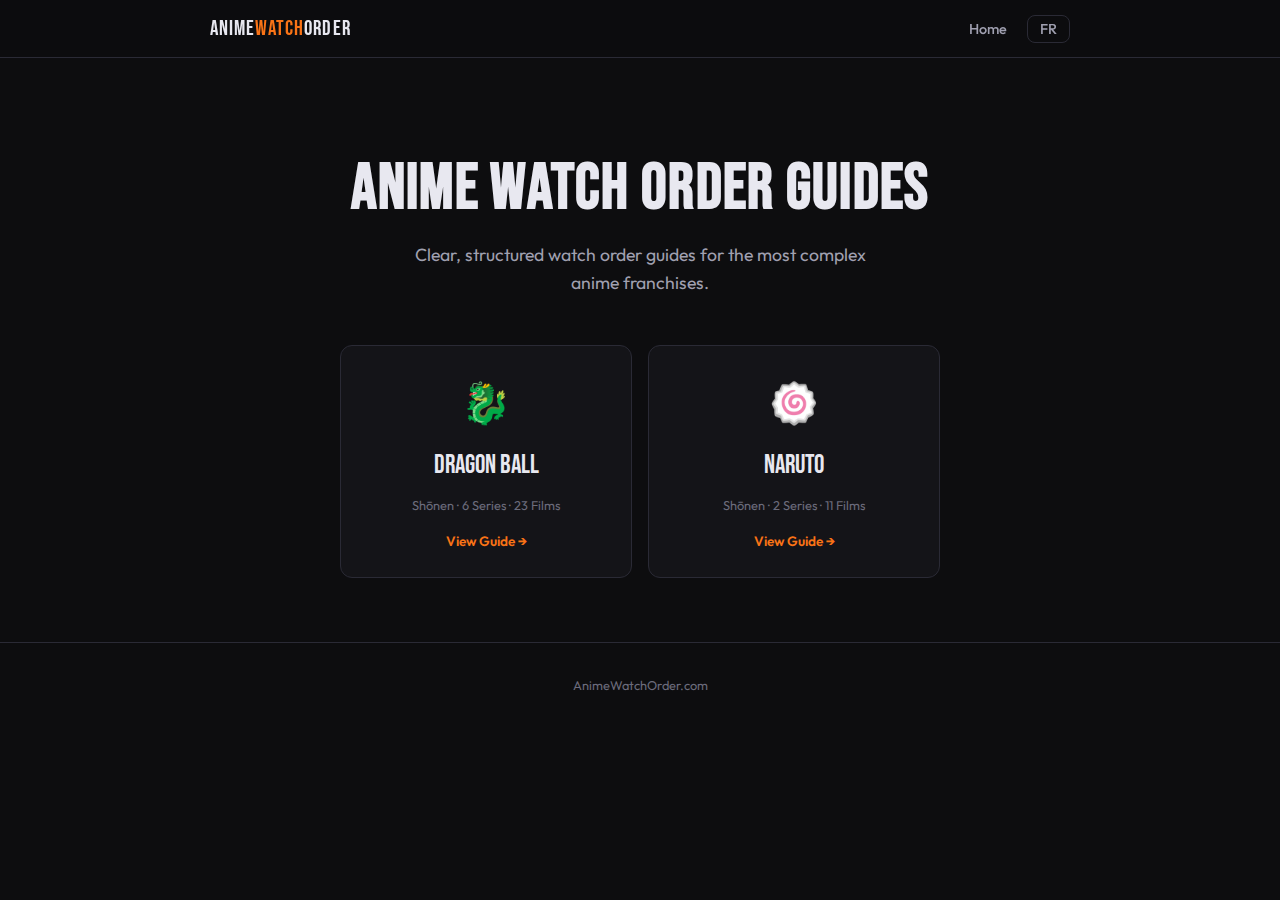
<file: index.html>
<!DOCTYPE html>
<html lang="en">
<head>
  <meta charset="UTF-8">
  <!-- Google Tag Manager -->
<script>(function(w,d,s,l,i){w[l]=w[l]||[];w[l].push({'gtm.start':
new Date().getTime(),event:'gtm.js'});var f=d.getElementsByTagName(s)[0],
j=d.createElement(s),dl=l!='dataLayer'?'&l='+l:'';j.async=true;j.src=
'https://www.googletagmanager.com/gtm.js?id='+i+dl;f.parentNode.insertBefore(j,f);
})(window,document,'script','dataLayer','GTM-TJ84SLJX');</script>
<!-- End Google Tag Manager -->
  <meta name="google-site-verification" content="NC4herujRe5TMX77VnhqjvWdJa6XAwBd5iAVIGxwXbk" />
  <meta name="viewport" content="width=device-width, initial-scale=1.0">
  <title>AnimeWatchOrder.com — Complete Anime Watch Order Guides</title>
  <meta name="description" content="Clear, structured watch order guides for the most complex anime franchises. Dragon Ball, Naruto, One Piece, and more.">
  <link rel="canonical" href="https://animewatchorder.com/">
  <link rel="alternate" hreflang="en" href="https://animewatchorder.com/">
  <link rel="alternate" hreflang="fr" href="https://animewatchorder.com/fr/">
  <link rel="alternate" hreflang="x-default" href="https://animewatchorder.com/">
  <link rel="preconnect" href="https://fonts.googleapis.com">
  <link rel="preconnect" href="https://fonts.gstatic.com" crossorigin>
  <link href="https://fonts.googleapis.com/css2?family=Bebas+Neue&family=Outfit:wght@400;500;600;700&display=swap" rel="stylesheet">
  <link rel="stylesheet" href="/assets/css/style.css">
</head>
<body>
  <!-- Navigation -->
  <nav class="nav" aria-label="Main navigation">
    <div class="container nav__inner">
      <a href="/" class="nav__logo">Anime<span>Watch</span>Order</a>
      <ul class="nav__links">
        <li><a href="/">Home</a></li>
        <li><a href="/fr/" class="nav__lang">FR</a></li>
      </ul>
    </div>
  </nav>

  <main class="container">
    <section class="home-hero">
      <h1>Anime Watch Order Guides</h1>
      <p class="home-hero__subtitle">Clear, structured watch order guides for the most complex anime franchises.</p>
      <div class="series-grid">
      <a href="/dragon-ball/" class="series-card">
        <span class="series-card__emoji">🐉</span>
        <div class="series-card__title">Dragon Ball</div>
        <div class="series-card__meta">Shōnen · 6 Series · 23 Films</div>
        <span class="series-card__cta">View Guide →</span>
      </a>
      <a href="/naruto/" class="series-card">
        <span class="series-card__emoji">🍥</span>
        <div class="series-card__title">Naruto</div>
        <div class="series-card__meta">Shōnen · 2 Series · 11 Films</div>
        <span class="series-card__cta">View Guide →</span>
      </a>

      </div>
    </section>
  </main>

  <footer class="footer">
    <div class="container">
      <p class="footer__text">AnimeWatchOrder.com</p>
    </div>
  </footer>
</body>
</html>
</file>
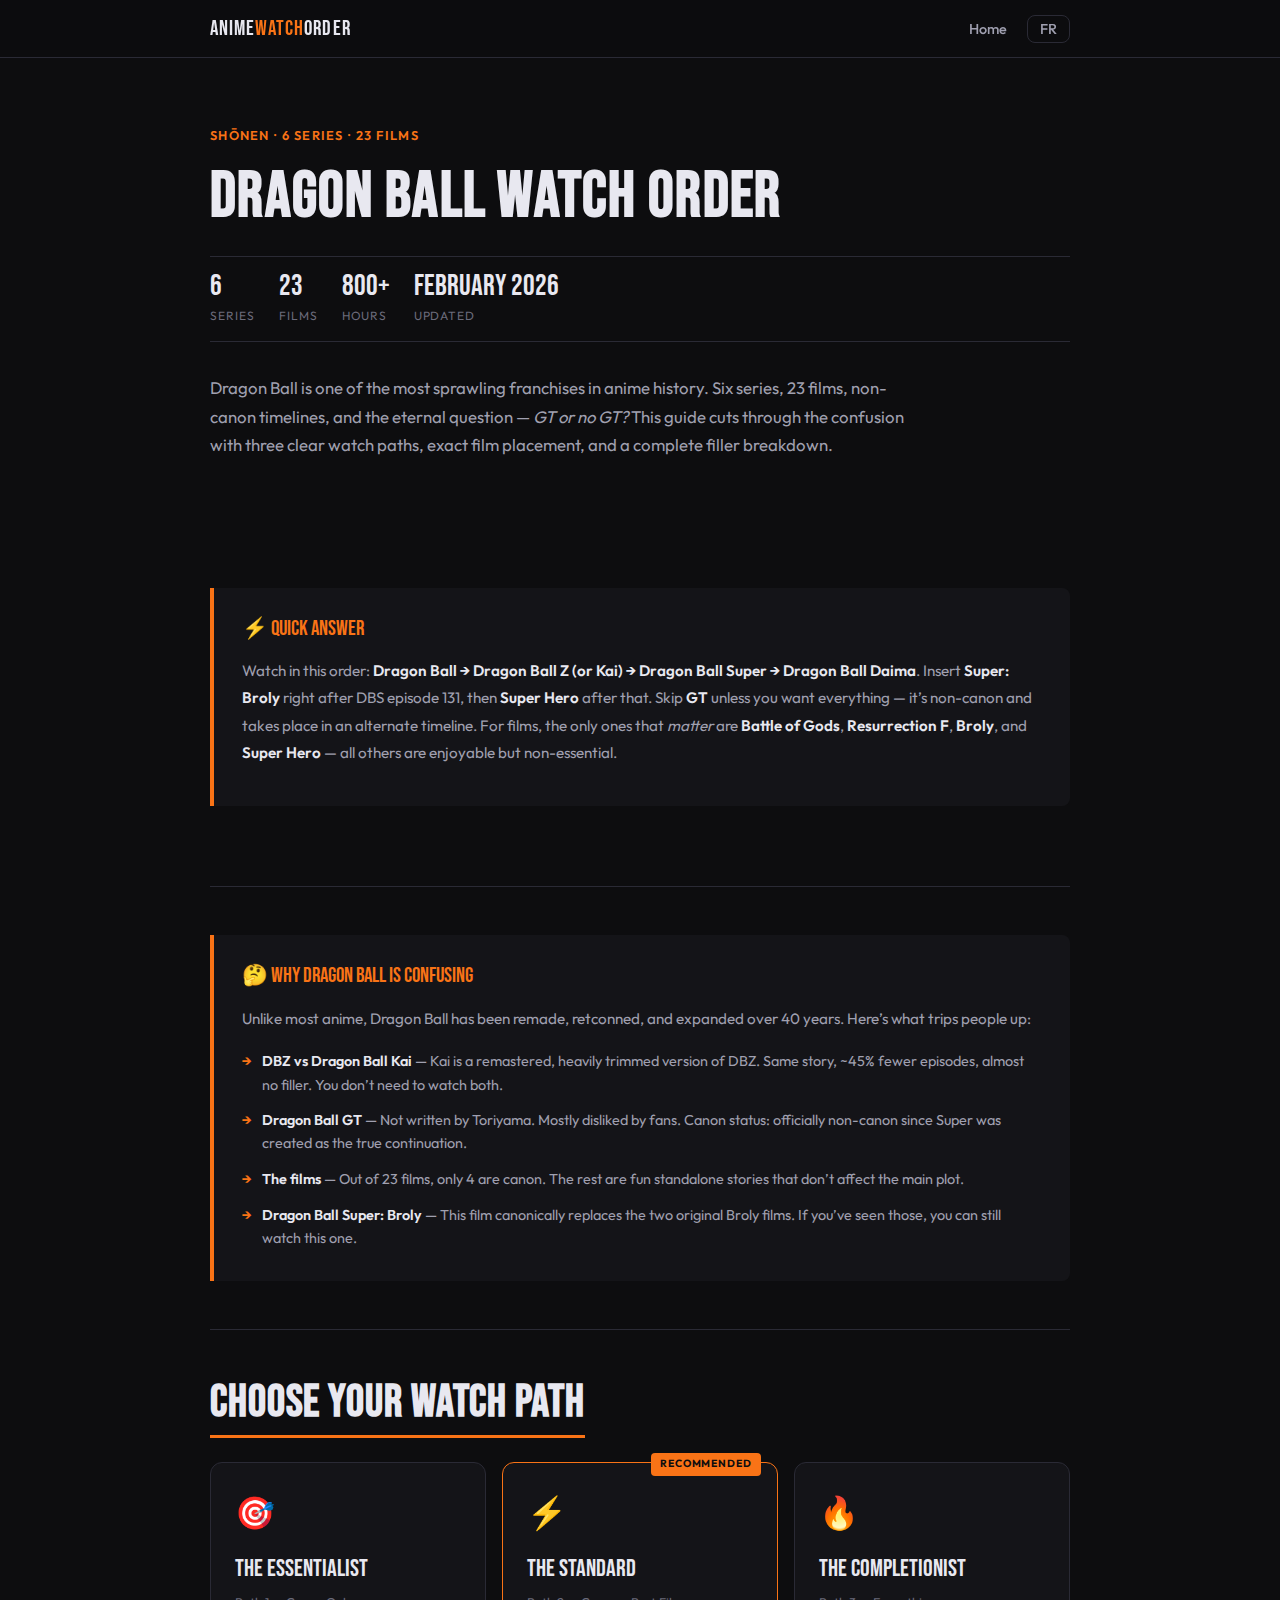
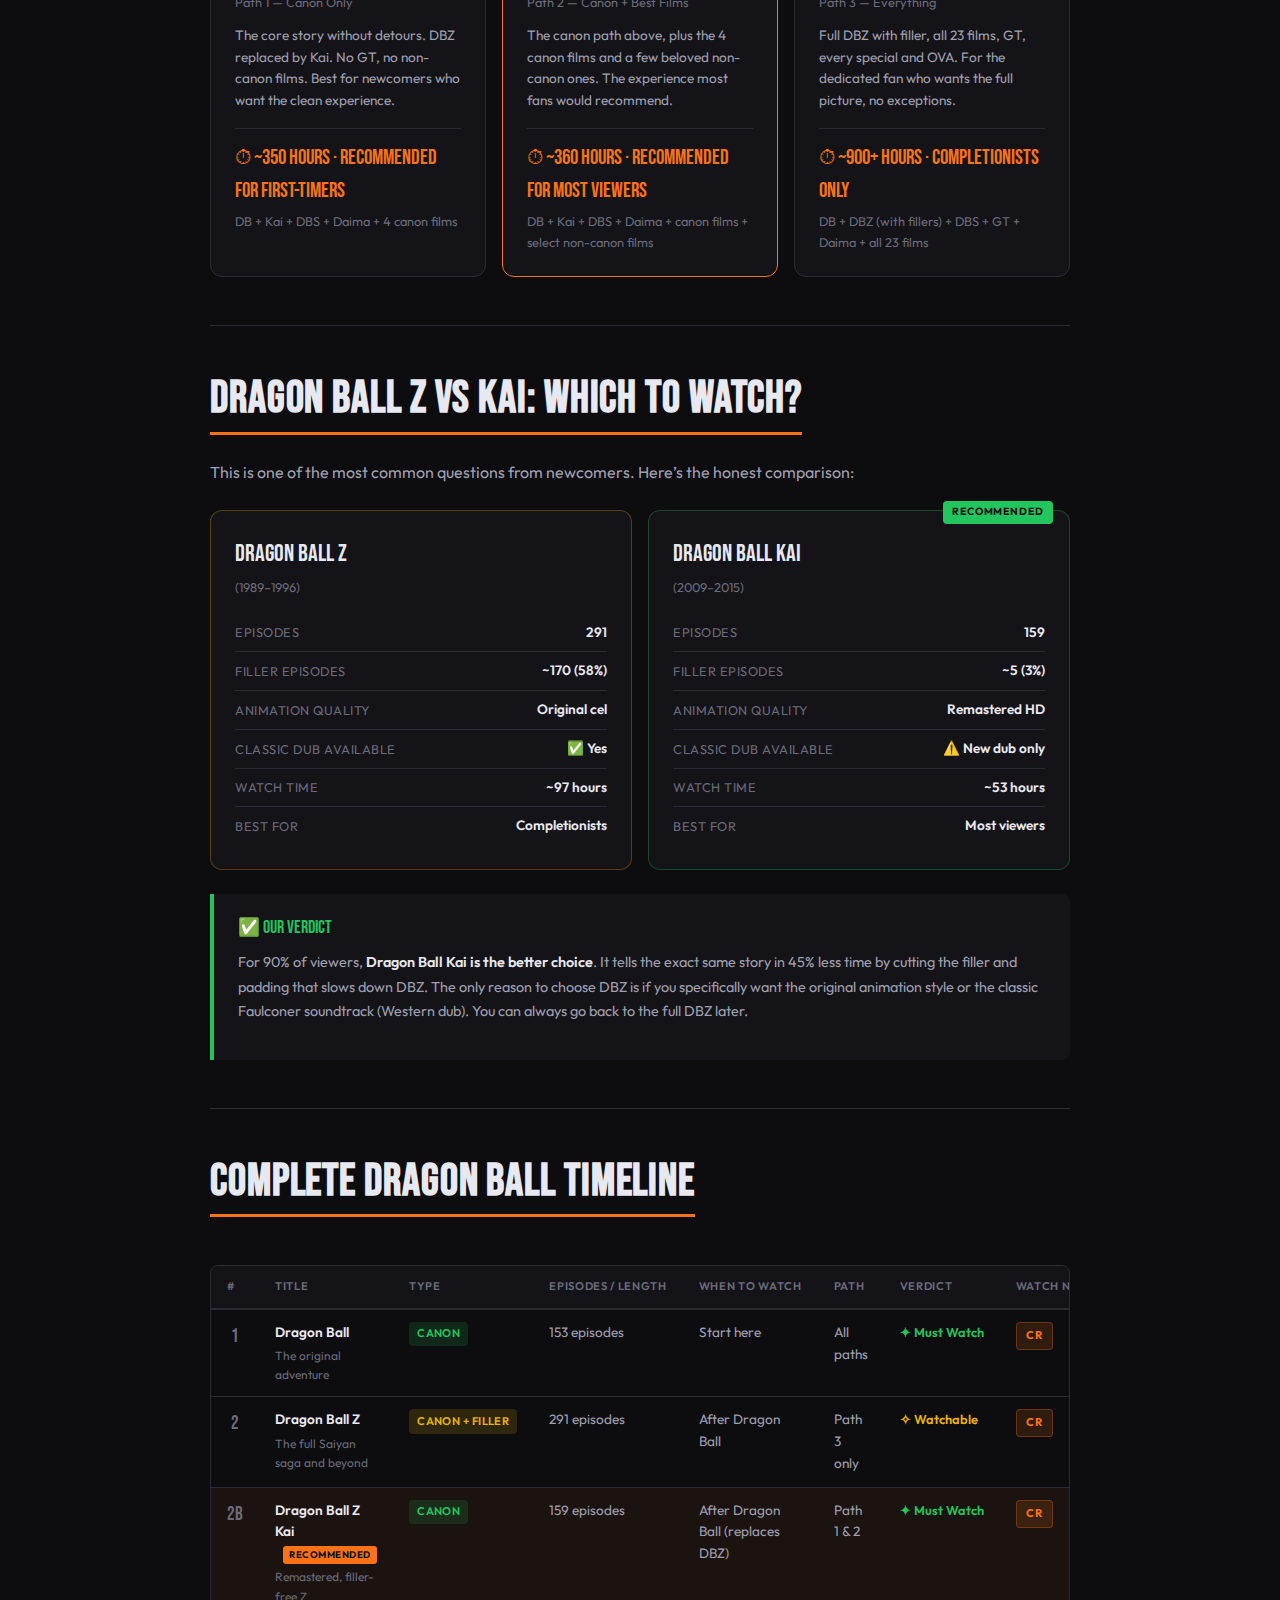
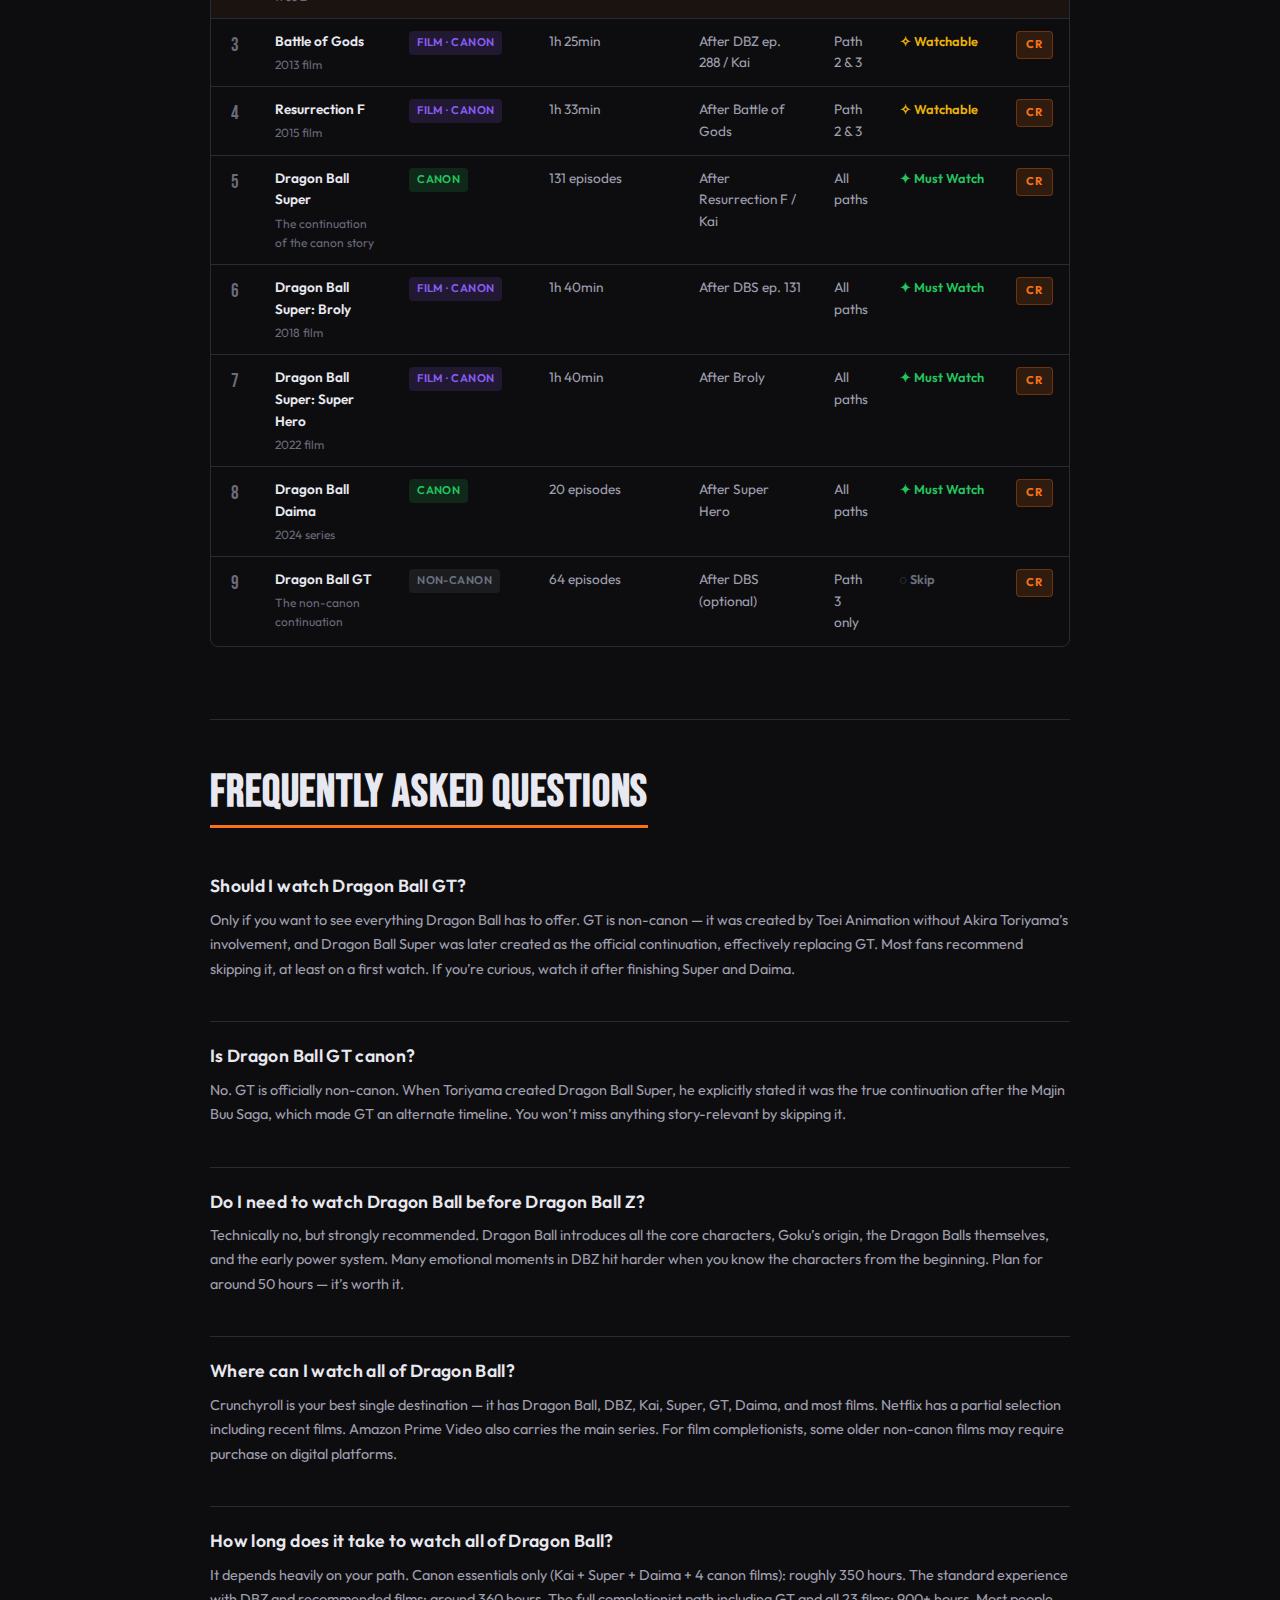
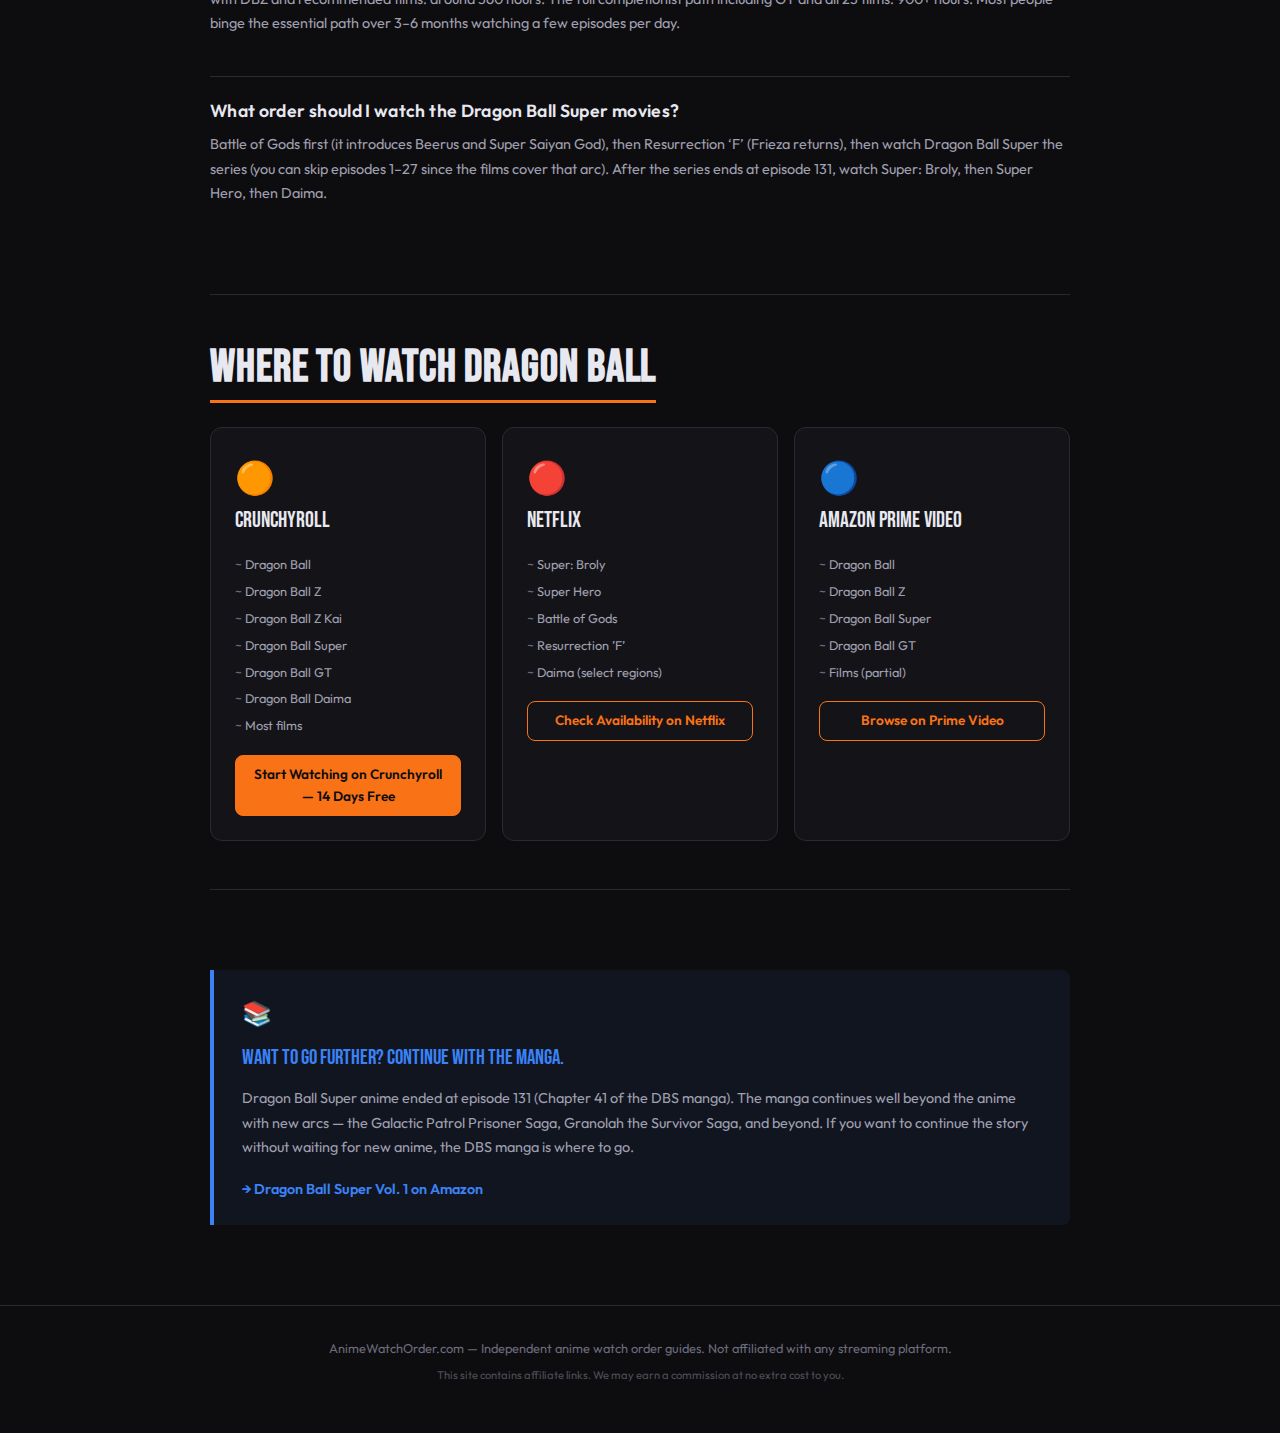
<file: dragon-ball/index.html>
<!DOCTYPE html>
<html lang="en">
<head>
  <meta charset="UTF-8">
  <!-- Google Tag Manager -->
<script>(function(w,d,s,l,i){w[l]=w[l]||[];w[l].push({'gtm.start':
new Date().getTime(),event:'gtm.js'});var f=d.getElementsByTagName(s)[0],
j=d.createElement(s),dl=l!='dataLayer'?'&l='+l:'';j.async=true;j.src=
'https://www.googletagmanager.com/gtm.js?id='+i+dl;f.parentNode.insertBefore(j,f);
})(window,document,'script','dataLayer','GTM-TJ84SLJX');</script>
<!-- End Google Tag Manager -->
  <meta name="viewport" content="width=device-width, initial-scale=1.0">
  <title>Dragon Ball Watch Order: Complete Guide 2026 (All Series + Films)</title>
  <meta name="description" content="The complete Dragon Ball watch order with 3 paths: canon only, standard, or completionist. Every series, 23 films, and filler guide. Updated February 2026.">
  <link rel="canonical" href="https://animewatchorder.com/dragon-ball/">
  <link rel="alternate" hreflang="en" href="https://animewatchorder.com/dragon-ball/">
  <link rel="alternate" hreflang="fr" href="https://animewatchorder.com/fr/dragon-ball/">
  <link rel="alternate" hreflang="x-default" href="https://animewatchorder.com/dragon-ball/">
  <link rel="preconnect" href="https://fonts.googleapis.com">
  <link rel="preconnect" href="https://fonts.gstatic.com" crossorigin>
  <link href="https://fonts.googleapis.com/css2?family=Bebas+Neue&family=Outfit:wght@400;500;600;700&display=swap" rel="stylesheet">
  <link rel="stylesheet" href="/assets/css/style.css">
  <script type="application/ld+json">
{
  "@context": "https://schema.org",
  "@type": "HowTo",
  "name": "Dragon Ball Watch Order Guide",
  "description": "The complete Dragon Ball watch order with 3 paths: canon only, standard, or completionist. Every series, 23 films, and filler guide. Updated February 2026.",
  "url": "https://animewatchorder.com/dragon-ball/",
  "datePublished": "2026-02-12",
  "dateModified": "2026-02-12",
  "step": [
    {
      "@type": "HowToStep",
      "name": "Dragon Ball",
      "text": "Where it all begins. Kid Goku's journey from the mountains to the World Martial Arts Tournament."
    },
    {
      "@type": "HowToStep",
      "name": "Dragon Ball Z",
      "text": "The original DBZ with all filler arcs included. Path 1 & 2 viewers should watch Kai instead."
    },
    {
      "@type": "HowToStep",
      "name": "Dragon Ball Z Kai",
      "text": "The definitive way to watch Z. Same story, no filler, better pacing. Includes Kai: The Final Chapters."
    },
    {
      "@type": "HowToStep",
      "name": "Battle of Gods",
      "text": "Introduces Beerus and whis. Retold in DBS episodes 1-14, so you can skip if watching Super."
    },
    {
      "@type": "HowToStep",
      "name": "Resurrection F",
      "text": "Frieza returns. Also retold in DBS episodes 15-27. Same skip logic applies."
    },
    {
      "@type": "HowToStep",
      "name": "Dragon Ball Super",
      "text": "The canonical continuation. Universe 6 Saga, Goku Black, Tournament of Power. Essential viewing."
    },
    {
      "@type": "HowToStep",
      "name": "Dragon Ball Super: Broly",
      "text": "Canon film. Reintroduces Broly into the official timeline. Stunning animation by Naotoshi Shida."
    },
    {
      "@type": "HowToStep",
      "name": "Dragon Ball Super: Super Hero",
      "text": "Canon film focused on Gohan and Piccolo. Introduces new transformations."
    },
    {
      "@type": "HowToStep",
      "name": "Dragon Ball Daima",
      "text": "The latest canon series. A new adventure in the Demon Realm with mini versions of the cast."
    },
    {
      "@type": "HowToStep",
      "name": "Dragon Ball GT",
      "text": "Non-canon sequel. Takes place in an alternate timeline. Has its fans, but not required for the story."
    }
  ]
}
  </script>
  <script type="application/ld+json">
{
  "@context": "https://schema.org",
  "@type": "FAQPage",
  "mainEntity": [
    {
      "@type": "Question",
      "name": "Should I watch Dragon Ball GT?",
      "acceptedAnswer": {
        "@type": "Answer",
        "text": "Only if you want to see everything Dragon Ball has to offer. GT is non-canon — it was created by Toei Animation without Akira Toriyama’s involvement, and Dragon Ball Super was later created as the official continuation, effectively replacing GT. Most fans recommend skipping it, at least on a first watch. If you’re curious, watch it after finishing Super and Daima."
      }
    },
    {
      "@type": "Question",
      "name": "Is Dragon Ball GT canon?",
      "acceptedAnswer": {
        "@type": "Answer",
        "text": "No. GT is officially non-canon. When Toriyama created Dragon Ball Super, he explicitly stated it was the true continuation after the Majin Buu Saga, which made GT an alternate timeline. You won’t miss anything story-relevant by skipping it."
      }
    },
    {
      "@type": "Question",
      "name": "Do I need to watch Dragon Ball before Dragon Ball Z?",
      "acceptedAnswer": {
        "@type": "Answer",
        "text": "Technically no, but strongly recommended. Dragon Ball introduces all the core characters, Goku’s origin, the Dragon Balls themselves, and the early power system. Many emotional moments in DBZ hit harder when you know the characters from the beginning. Plan for around 50 hours — it’s worth it."
      }
    },
    {
      "@type": "Question",
      "name": "Where can I watch all of Dragon Ball?",
      "acceptedAnswer": {
        "@type": "Answer",
        "text": "Crunchyroll is your best single destination — it has Dragon Ball, DBZ, Kai, Super, GT, Daima, and most films. Netflix has a partial selection including recent films. Amazon Prime Video also carries the main series. For film completionists, some older non-canon films may require purchase on digital platforms."
      }
    },
    {
      "@type": "Question",
      "name": "How long does it take to watch all of Dragon Ball?",
      "acceptedAnswer": {
        "@type": "Answer",
        "text": "It depends heavily on your path. Canon essentials only (Kai + Super + Daima + 4 canon films): roughly 350 hours. The standard experience with DBZ and recommended films: around 360 hours. The full completionist path including GT and all 23 films: 900+ hours. Most people binge the essential path over 3–6 months watching a few episodes per day."
      }
    },
    {
      "@type": "Question",
      "name": "What order should I watch the Dragon Ball Super movies?",
      "acceptedAnswer": {
        "@type": "Answer",
        "text": "Battle of Gods first (it introduces Beerus and Super Saiyan God), then Resurrection ‘F’ (Frieza returns), then watch Dragon Ball Super the series (you can skip episodes 1–27 since the films cover that arc). After the series ends at episode 131, watch Super: Broly, then Super Hero, then Daima."
      }
    }
  ]
}
  </script>
</head>
<body>
  <!-- Navigation -->
  <nav class="nav" aria-label="Main navigation">
    <div class="container nav__inner">
      <a href="/" class="nav__logo">Anime<span>Watch</span>Order</a>
      <ul class="nav__links">
        <li><a href="/">Home</a></li>
        <li><a href="/fr/dragon-ball/" class="nav__lang">FR</a></li>
      </ul>
    </div>
  </nav>

  <main class="container">
    <!-- 1. Hero Section -->
    <section class="hero" id="hero">
      <span class="hero__tag">Shōnen · 6 Series · 23 Films</span>
      <h1>Dragon Ball Watch Order</h1>
      <div class="hero__meta">
        <div class="hero__meta-item">
          <span class="hero__meta-value">6</span>
          <span class="hero__meta-label">Series</span>
        </div>
        <div class="hero__meta-item">
          <span class="hero__meta-value">23</span>
          <span class="hero__meta-label">Films</span>
        </div>
        <div class="hero__meta-item">
          <span class="hero__meta-value">800+</span>
          <span class="hero__meta-label">Hours</span>
        </div>
        <div class="hero__meta-item">
          <span class="hero__meta-value">February 2026</span>
          <span class="hero__meta-label">Updated</span>
        </div>
      </div>
      <p class="hero__intro">Dragon Ball is one of the most sprawling franchises in anime history. Six series, 23 films, non-canon timelines, and the eternal question — <em>GT or no GT?</em> This guide cuts through the confusion with three clear watch paths, exact film placement, and a complete filler breakdown.</p>
    </section>

    <!-- 2. Quick Answer Box -->
    <section class="section" id="quick-answer">
      <div class="quick-answer">
        <div class="quick-answer__label">⚡ Quick Answer</div>
        <p class="quick-answer__text">Watch in this order: <strong>Dragon Ball → Dragon Ball Z (or Kai) → Dragon Ball Super → Dragon Ball Daima</strong>. Insert <strong>Super: Broly</strong> right after DBS episode 131, then <strong>Super Hero</strong> after that. Skip <strong>GT</strong> unless you want everything — it’s non-canon and takes place in an alternate timeline. For films, the only ones that <em>matter</em> are <strong>Battle of Gods</strong>, <strong>Resurrection F</strong>, <strong>Broly</strong>, and <strong>Super Hero</strong> — all others are enjoyable but non-essential.</p>
      </div>
    </section>

    <!-- 3. Why Dragon Ball Is Confusing -->
    <section class="section" id="why-confusing">
      <div class="info-box">
        <div class="info-box__label">🤔 Why Dragon Ball Is Confusing</div>
        <div class="info-box__text">Unlike most anime, Dragon Ball has been remade, retconned, and expanded over 40 years. Here’s what trips people up:<ul><li><strong>DBZ vs Dragon Ball Kai</strong> — Kai is a remastered, heavily trimmed version of DBZ. Same story, ~45% fewer episodes, almost no filler. You don’t need to watch both.</li><li><strong>Dragon Ball GT</strong> — Not written by Toriyama. Mostly disliked by fans. Canon status: officially non-canon since Super was created as the true continuation.</li><li><strong>The films</strong> — Out of 23 films, only 4 are canon. The rest are fun standalone stories that don’t affect the main plot.</li><li><strong>Dragon Ball Super: Broly</strong> — This film canonically replaces the two original Broly films. If you’ve seen those, you can still watch this one.</li></ul></div>
      </div>
    </section>

    <!-- 4. Watch Paths -->
    <section class="section" id="paths">
      <h2>Choose Your Watch Path</h2>
      <div class="paths-grid">
      <div class="path-card">
        
        <span class="path-card__icon">🎯</span>
        <div class="path-card__name">The Essentialist</div>
        <div class="path-card__subtitle">Path 1 — Canon Only</div>
        <p class="path-card__desc">The core story without detours. DBZ replaced by Kai. No GT, no non-canon films. Best for newcomers who want the clean experience.</p>
        <div class="path-card__meta">
          <span class="path-card__hours">⏱ ~350 hours · Recommended for first-timers</span>
          DB + Kai + DBS + Daima + 4 canon films
        </div>
      </div>
      <div class="path-card path-card--recommended">
        <span class="path-card__badge">RECOMMENDED</span>
        <span class="path-card__icon">⚡</span>
        <div class="path-card__name">The Standard</div>
        <div class="path-card__subtitle">Path 2 — Canon + Best Films</div>
        <p class="path-card__desc">The canon path above, plus the 4 canon films and a few beloved non-canon ones. The experience most fans would recommend.</p>
        <div class="path-card__meta">
          <span class="path-card__hours">⏱ ~360 hours · Recommended for most viewers</span>
          DB + Kai + DBS + Daima + canon films + select non-canon films
        </div>
      </div>
      <div class="path-card">
        
        <span class="path-card__icon">🔥</span>
        <div class="path-card__name">The Completionist</div>
        <div class="path-card__subtitle">Path 3 — Everything</div>
        <p class="path-card__desc">Full DBZ with filler, all 23 films, GT, every special and OVA. For the dedicated fan who wants the full picture, no exceptions.</p>
        <div class="path-card__meta">
          <span class="path-card__hours">⏱ ~900+ hours · Completionists only</span>
          DB + DBZ (with fillers) + DBS + GT + Daima + all 23 films
        </div>
      </div>
      </div>
    </section>

    <!-- 5. DBZ vs Kai Comparison -->
    <section class="section" id="compare">
      <h2>Dragon Ball Z vs Kai: Which to Watch?</h2>
      <p class="section__intro">This is one of the most common questions from newcomers. Here’s the honest comparison:</p>
      <div class="compare-grid">
      <div class="compare-card compare-card--orange">
        
        <div class="compare-card__title">Dragon Ball Z</div>
        <div class="compare-card__subtitle">(1989–1996)</div>
          <div class="compare-card__stat">
            <span class="compare-card__label">Episodes</span>
            <span class="compare-card__value">291</span>
          </div>
          <div class="compare-card__stat">
            <span class="compare-card__label">Filler episodes</span>
            <span class="compare-card__value">~170 (58%)</span>
          </div>
          <div class="compare-card__stat">
            <span class="compare-card__label">Animation quality</span>
            <span class="compare-card__value">Original cel</span>
          </div>
          <div class="compare-card__stat">
            <span class="compare-card__label">Classic dub available</span>
            <span class="compare-card__value">✅ Yes</span>
          </div>
          <div class="compare-card__stat">
            <span class="compare-card__label">Watch time</span>
            <span class="compare-card__value">~97 hours</span>
          </div>
          <div class="compare-card__stat">
            <span class="compare-card__label">Best for</span>
            <span class="compare-card__value">Completionists</span>
          </div>
      </div>
      <div class="compare-card compare-card--green">
        <span class="winner-tag">RECOMMENDED</span>
        <div class="compare-card__title">Dragon Ball Kai</div>
        <div class="compare-card__subtitle">(2009–2015)</div>
          <div class="compare-card__stat">
            <span class="compare-card__label">Episodes</span>
            <span class="compare-card__value">159</span>
          </div>
          <div class="compare-card__stat">
            <span class="compare-card__label">Filler episodes</span>
            <span class="compare-card__value">~5 (3%)</span>
          </div>
          <div class="compare-card__stat">
            <span class="compare-card__label">Animation quality</span>
            <span class="compare-card__value">Remastered HD</span>
          </div>
          <div class="compare-card__stat">
            <span class="compare-card__label">Classic dub available</span>
            <span class="compare-card__value">⚠️ New dub only</span>
          </div>
          <div class="compare-card__stat">
            <span class="compare-card__label">Watch time</span>
            <span class="compare-card__value">~53 hours</span>
          </div>
          <div class="compare-card__stat">
            <span class="compare-card__label">Best for</span>
            <span class="compare-card__value">Most viewers</span>
          </div>
      </div>
      </div>
      <div class="verdict-box">
        <div class="verdict-box__label">✅ Our Verdict</div>
        <p class="verdict-box__text">For 90% of viewers, <strong>Dragon Ball Kai is the better choice</strong>. It tells the exact same story in 45% less time by cutting the filler and padding that slows down DBZ. The only reason to choose DBZ is if you specifically want the original animation style or the classic Faulconer soundtrack (Western dub). You can always go back to the full DBZ later.</p>
      </div>
    </section>

    <!-- 6. Complete Dragon Ball Timeline -->
    <section class="section" id="timeline">
      <h2>Complete Dragon Ball Timeline</h2>
      <div class="table-wrapper">
        <table class="timeline-table">
          <thead>
            <tr>
              <th>#</th>
              <th>Title</th>
              <th>Type</th>
              <th>Episodes / Length</th>
              <th>When to Watch</th>
              <th>Path</th>
              <th>Verdict</th>
              <th>Watch Now</th>
            </tr>
          </thead>
          <tbody>
        <tr>
          <td class="col-num">1</td>
          <td class="col-title">Dragon Ball<small>The original adventure</small></td>
          <td><span class="badge badge--canon">Canon</span></td>
          <td>153 episodes</td>
          <td>Start here</td>
          <td>All paths</td>
          <td><span class="verdict verdict--must-watch">✦ Must Watch</span></td>
          <td><a href="#" class="stream-link" rel="nofollow noopener" target="_blank">CR</a></td>
        </tr>
        <tr>
          <td class="col-num">2</td>
          <td class="col-title">Dragon Ball Z<small>The full Saiyan saga and beyond</small></td>
          <td><span class="badge badge--mixed">Canon + Filler</span></td>
          <td>291 episodes</td>
          <td>After Dragon Ball</td>
          <td>Path 3 only</td>
          <td><span class="verdict verdict--watchable">✧ Watchable</span></td>
          <td><a href="#" class="stream-link" rel="nofollow noopener" target="_blank">CR</a></td>
        </tr>
        <tr class="row--recommended">
          <td class="col-num">2b</td>
          <td class="col-title">Dragon Ball Z Kai <span class="tag-recommended">RECOMMENDED</span><small>Remastered, filler-free Z</small></td>
          <td><span class="badge badge--canon">Canon</span></td>
          <td>159 episodes</td>
          <td>After Dragon Ball (replaces DBZ)</td>
          <td>Path 1 & 2</td>
          <td><span class="verdict verdict--must-watch">✦ Must Watch</span></td>
          <td><a href="#" class="stream-link" rel="nofollow noopener" target="_blank">CR</a></td>
        </tr>
        <tr>
          <td class="col-num">3</td>
          <td class="col-title">Battle of Gods<small>2013 film</small></td>
          <td><span class="badge badge--film-canon">Film · Canon</span></td>
          <td>1h 25min</td>
          <td>After DBZ ep. 288 / Kai</td>
          <td>Path 2 & 3</td>
          <td><span class="verdict verdict--watchable">✧ Watchable</span></td>
          <td><a href="#" class="stream-link" rel="nofollow noopener" target="_blank">CR</a></td>
        </tr>
        <tr>
          <td class="col-num">4</td>
          <td class="col-title">Resurrection F<small>2015 film</small></td>
          <td><span class="badge badge--film-canon">Film · Canon</span></td>
          <td>1h 33min</td>
          <td>After Battle of Gods</td>
          <td>Path 2 & 3</td>
          <td><span class="verdict verdict--watchable">✧ Watchable</span></td>
          <td><a href="#" class="stream-link" rel="nofollow noopener" target="_blank">CR</a></td>
        </tr>
        <tr>
          <td class="col-num">5</td>
          <td class="col-title">Dragon Ball Super<small>The continuation of the canon story</small></td>
          <td><span class="badge badge--canon">Canon</span></td>
          <td>131 episodes</td>
          <td>After Resurrection F / Kai</td>
          <td>All paths</td>
          <td><span class="verdict verdict--must-watch">✦ Must Watch</span></td>
          <td><a href="#" class="stream-link" rel="nofollow noopener" target="_blank">CR</a></td>
        </tr>
        <tr>
          <td class="col-num">6</td>
          <td class="col-title">Dragon Ball Super: Broly<small>2018 film</small></td>
          <td><span class="badge badge--film-canon">Film · Canon</span></td>
          <td>1h 40min</td>
          <td>After DBS ep. 131</td>
          <td>All paths</td>
          <td><span class="verdict verdict--must-watch">✦ Must Watch</span></td>
          <td><a href="#" class="stream-link" rel="nofollow noopener" target="_blank">CR</a></td>
        </tr>
        <tr>
          <td class="col-num">7</td>
          <td class="col-title">Dragon Ball Super: Super Hero<small>2022 film</small></td>
          <td><span class="badge badge--film-canon">Film · Canon</span></td>
          <td>1h 40min</td>
          <td>After Broly</td>
          <td>All paths</td>
          <td><span class="verdict verdict--must-watch">✦ Must Watch</span></td>
          <td><a href="#" class="stream-link" rel="nofollow noopener" target="_blank">CR</a></td>
        </tr>
        <tr>
          <td class="col-num">8</td>
          <td class="col-title">Dragon Ball Daima<small>2024 series</small></td>
          <td><span class="badge badge--canon">Canon</span></td>
          <td>20 episodes</td>
          <td>After Super Hero</td>
          <td>All paths</td>
          <td><span class="verdict verdict--must-watch">✦ Must Watch</span></td>
          <td><a href="#" class="stream-link" rel="nofollow noopener" target="_blank">CR</a></td>
        </tr>
        <tr>
          <td class="col-num">9</td>
          <td class="col-title">Dragon Ball GT<small>The non-canon continuation</small></td>
          <td><span class="badge badge--non-canon">Non-Canon</span></td>
          <td>64 episodes</td>
          <td>After DBS (optional)</td>
          <td>Path 3 only</td>
          <td><span class="verdict verdict--skip">◌ Skip</span></td>
          <td><a href="#" class="stream-link" rel="nofollow noopener" target="_blank">CR</a></td>
        </tr>
          </tbody>
        </table>
      </div>
    </section>

    <!-- 7. FAQ Section -->
    <section class="section" id="faq">
      <h2>Frequently Asked Questions</h2>
      <div class="faq-item">
        <h3>Should I watch Dragon Ball GT?</h3>
        <p>Only if you want to see everything Dragon Ball has to offer. GT is non-canon — it was created by Toei Animation without Akira Toriyama’s involvement, and Dragon Ball Super was later created as the official continuation, effectively replacing GT. Most fans recommend skipping it, at least on a first watch. If you’re curious, watch it after finishing Super and Daima.</p>
      </div>
      <div class="faq-item">
        <h3>Is Dragon Ball GT canon?</h3>
        <p>No. GT is officially non-canon. When Toriyama created Dragon Ball Super, he explicitly stated it was the true continuation after the Majin Buu Saga, which made GT an alternate timeline. You won’t miss anything story-relevant by skipping it.</p>
      </div>
      <div class="faq-item">
        <h3>Do I need to watch Dragon Ball before Dragon Ball Z?</h3>
        <p>Technically no, but strongly recommended. Dragon Ball introduces all the core characters, Goku’s origin, the Dragon Balls themselves, and the early power system. Many emotional moments in DBZ hit harder when you know the characters from the beginning. Plan for around 50 hours — it’s worth it.</p>
      </div>
      <div class="faq-item">
        <h3>Where can I watch all of Dragon Ball?</h3>
        <p>Crunchyroll is your best single destination — it has Dragon Ball, DBZ, Kai, Super, GT, Daima, and most films. Netflix has a partial selection including recent films. Amazon Prime Video also carries the main series. For film completionists, some older non-canon films may require purchase on digital platforms.</p>
      </div>
      <div class="faq-item">
        <h3>How long does it take to watch all of Dragon Ball?</h3>
        <p>It depends heavily on your path. Canon essentials only (Kai + Super + Daima + 4 canon films): roughly 350 hours. The standard experience with DBZ and recommended films: around 360 hours. The full completionist path including GT and all 23 films: 900+ hours. Most people binge the essential path over 3–6 months watching a few episodes per day.</p>
      </div>
      <div class="faq-item">
        <h3>What order should I watch the Dragon Ball Super movies?</h3>
        <p>Battle of Gods first (it introduces Beerus and Super Saiyan God), then Resurrection ‘F’ (Frieza returns), then watch Dragon Ball Super the series (you can skip episodes 1–27 since the films cover that arc). After the series ends at episode 131, watch Super: Broly, then Super Hero, then Daima.</p>
      </div>
    </section>

    <!-- 8. Streaming Platforms -->
    <section class="section" id="streaming">
      <h2>Where to Watch Dragon Ball</h2>
      <div class="streaming-grid">
      <div class="streaming-card">
        <span class="streaming-card__icon">🟠</span>
        <div class="streaming-card__name">Crunchyroll</div>
        <ul class="streaming-card__list">
            <li>Dragon Ball</li>
            <li>Dragon Ball Z</li>
            <li>Dragon Ball Z Kai</li>
            <li>Dragon Ball Super</li>
            <li>Dragon Ball GT</li>
            <li>Dragon Ball Daima</li>
            <li>Most films</li>
        </ul>
        <a href="https://www.crunchyroll.com/?utm_source=animewatchorder&utm_medium=affiliate" class="streaming-card__cta streaming-card__cta--primary" target="_blank" rel="noopener noreferrer nofollow">Start Watching on Crunchyroll — 14 Days Free</a>
      </div>
      <div class="streaming-card">
        <span class="streaming-card__icon">🔴</span>
        <div class="streaming-card__name">Netflix</div>
        <ul class="streaming-card__list">
            <li>Super: Broly</li>
            <li>Super Hero</li>
            <li>Battle of Gods</li>
            <li>Resurrection ’F’</li>
            <li>Daima (select regions)</li>
        </ul>
        <a href="https://www.netflix.com/" class="streaming-card__cta " target="_blank" rel="noopener noreferrer nofollow">Check Availability on Netflix</a>
      </div>
      <div class="streaming-card">
        <span class="streaming-card__icon">🔵</span>
        <div class="streaming-card__name">Amazon Prime Video</div>
        <ul class="streaming-card__list">
            <li>Dragon Ball</li>
            <li>Dragon Ball Z</li>
            <li>Dragon Ball Super</li>
            <li>Dragon Ball GT</li>
            <li>Films (partial)</li>
        </ul>
        <a href="https://www.amazon.com/gp/video/storefront?tag=YOURAFFID" class="streaming-card__cta " target="_blank" rel="noopener noreferrer nofollow">Browse on Prime Video</a>
      </div>
      </div>
    </section>

    <!-- 9. Manga Continuation Box -->
    <section class="section" id="manga">
      <div class="manga-box">
        <span class="manga-box__icon">📚</span>
        <div class="manga-box__title">Want to go further? Continue with the manga.</div>
        <p class="manga-box__desc">Dragon Ball Super anime ended at episode 131 (Chapter 41 of the DBS manga). The manga continues well beyond the anime with new arcs — the Galactic Patrol Prisoner Saga, Granolah the Survivor Saga, and beyond. If you want to continue the story without waiting for new anime, the DBS manga is where to go.</p>
        <a href="https://www.amazon.com/dp/1421594315?tag=YOURAFFID" class="manga-box__link" target="_blank" rel="noopener noreferrer nofollow">→ Dragon Ball Super Vol. 1 on Amazon</a>
      </div>
    </section>
  </main>

  <!-- Footer -->
  <footer class="footer">
    <div class="container">
      <p class="footer__text">AnimeWatchOrder.com — Independent anime watch order guides. Not affiliated with any streaming platform.</p>
      <p class="footer__affiliate">This site contains affiliate links. We may earn a commission at no extra cost to you.</p>
    </div>
  </footer>
</body>
</html>
</file>
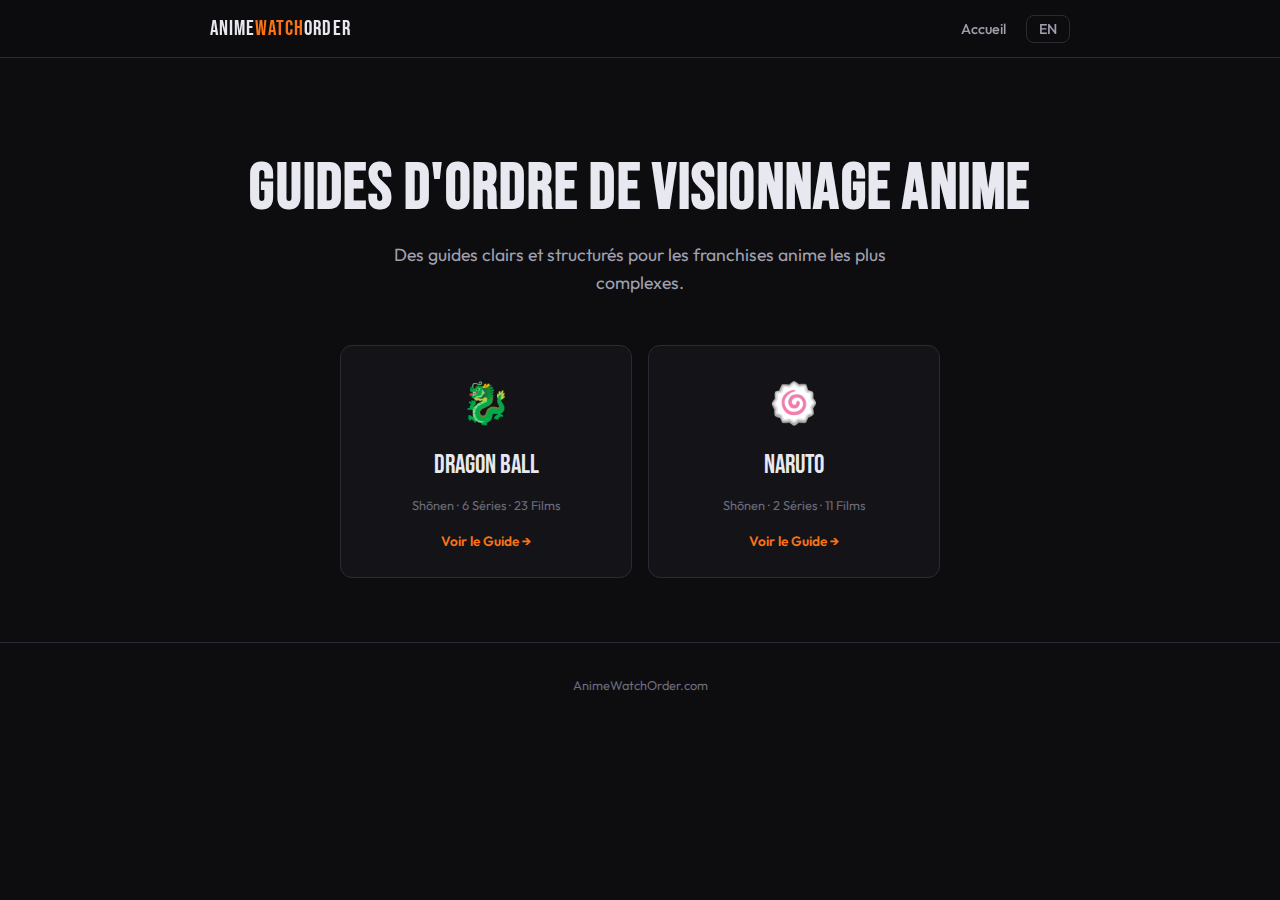
<file: fr/index.html>
<!DOCTYPE html>
<html lang="fr">
<head>
  <meta charset="UTF-8">
  <!-- Google Tag Manager -->
<script>(function(w,d,s,l,i){w[l]=w[l]||[];w[l].push({'gtm.start':
new Date().getTime(),event:'gtm.js'});var f=d.getElementsByTagName(s)[0],
j=d.createElement(s),dl=l!='dataLayer'?'&l='+l:'';j.async=true;j.src=
'https://www.googletagmanager.com/gtm.js?id='+i+dl;f.parentNode.insertBefore(j,f);
})(window,document,'script','dataLayer','GTM-TJ84SLJX');</script>
<!-- End Google Tag Manager -->
  <meta name="google-site-verification" content="NC4herujRe5TMX77VnhqjvWdJa6XAwBd5iAVIGxwXbk" />
  <meta name="viewport" content="width=device-width, initial-scale=1.0">
  <title>AnimeWatchOrder.com — Guides d'Ordre de Visionnage Anime</title>
  <meta name="description" content="Des guides clairs et structurés pour les franchises anime les plus complexes. Dragon Ball, Naruto, One Piece et plus.">
  <link rel="canonical" href="https://animewatchorder.com/fr/">
  <link rel="alternate" hreflang="en" href="https://animewatchorder.com/">
  <link rel="alternate" hreflang="fr" href="https://animewatchorder.com/fr/">
  <link rel="alternate" hreflang="x-default" href="https://animewatchorder.com/">
  <link rel="preconnect" href="https://fonts.googleapis.com">
  <link rel="preconnect" href="https://fonts.gstatic.com" crossorigin>
  <link href="https://fonts.googleapis.com/css2?family=Bebas+Neue&family=Outfit:wght@400;500;600;700&display=swap" rel="stylesheet">
  <link rel="stylesheet" href="/assets/css/style.css">
</head>
<body>
  <!-- Navigation -->
  <nav class="nav" aria-label="Main navigation">
    <div class="container nav__inner">
      <a href="/fr/" class="nav__logo">Anime<span>Watch</span>Order</a>
      <ul class="nav__links">
        <li><a href="/fr/">Accueil</a></li>
        <li><a href="/" class="nav__lang">EN</a></li>
      </ul>
    </div>
  </nav>

  <main class="container">
    <section class="home-hero">
      <h1>Guides d'Ordre de Visionnage Anime</h1>
      <p class="home-hero__subtitle">Des guides clairs et structurés pour les franchises anime les plus complexes.</p>
      <div class="series-grid">
      <a href="/fr/dragon-ball/" class="series-card">
        <span class="series-card__emoji">🐉</span>
        <div class="series-card__title">Dragon Ball</div>
        <div class="series-card__meta">Shōnen · 6 Séries · 23 Films</div>
        <span class="series-card__cta">Voir le Guide →</span>
      </a>
      <a href="/fr/naruto/" class="series-card">
        <span class="series-card__emoji">🍥</span>
        <div class="series-card__title">Naruto</div>
        <div class="series-card__meta">Shōnen · 2 Séries · 11 Films</div>
        <span class="series-card__cta">Voir le Guide →</span>
      </a>

      </div>
    </section>
  </main>

  <footer class="footer">
    <div class="container">
      <p class="footer__text">AnimeWatchOrder.com</p>
    </div>
  </footer>
</body>
</html>
</file>
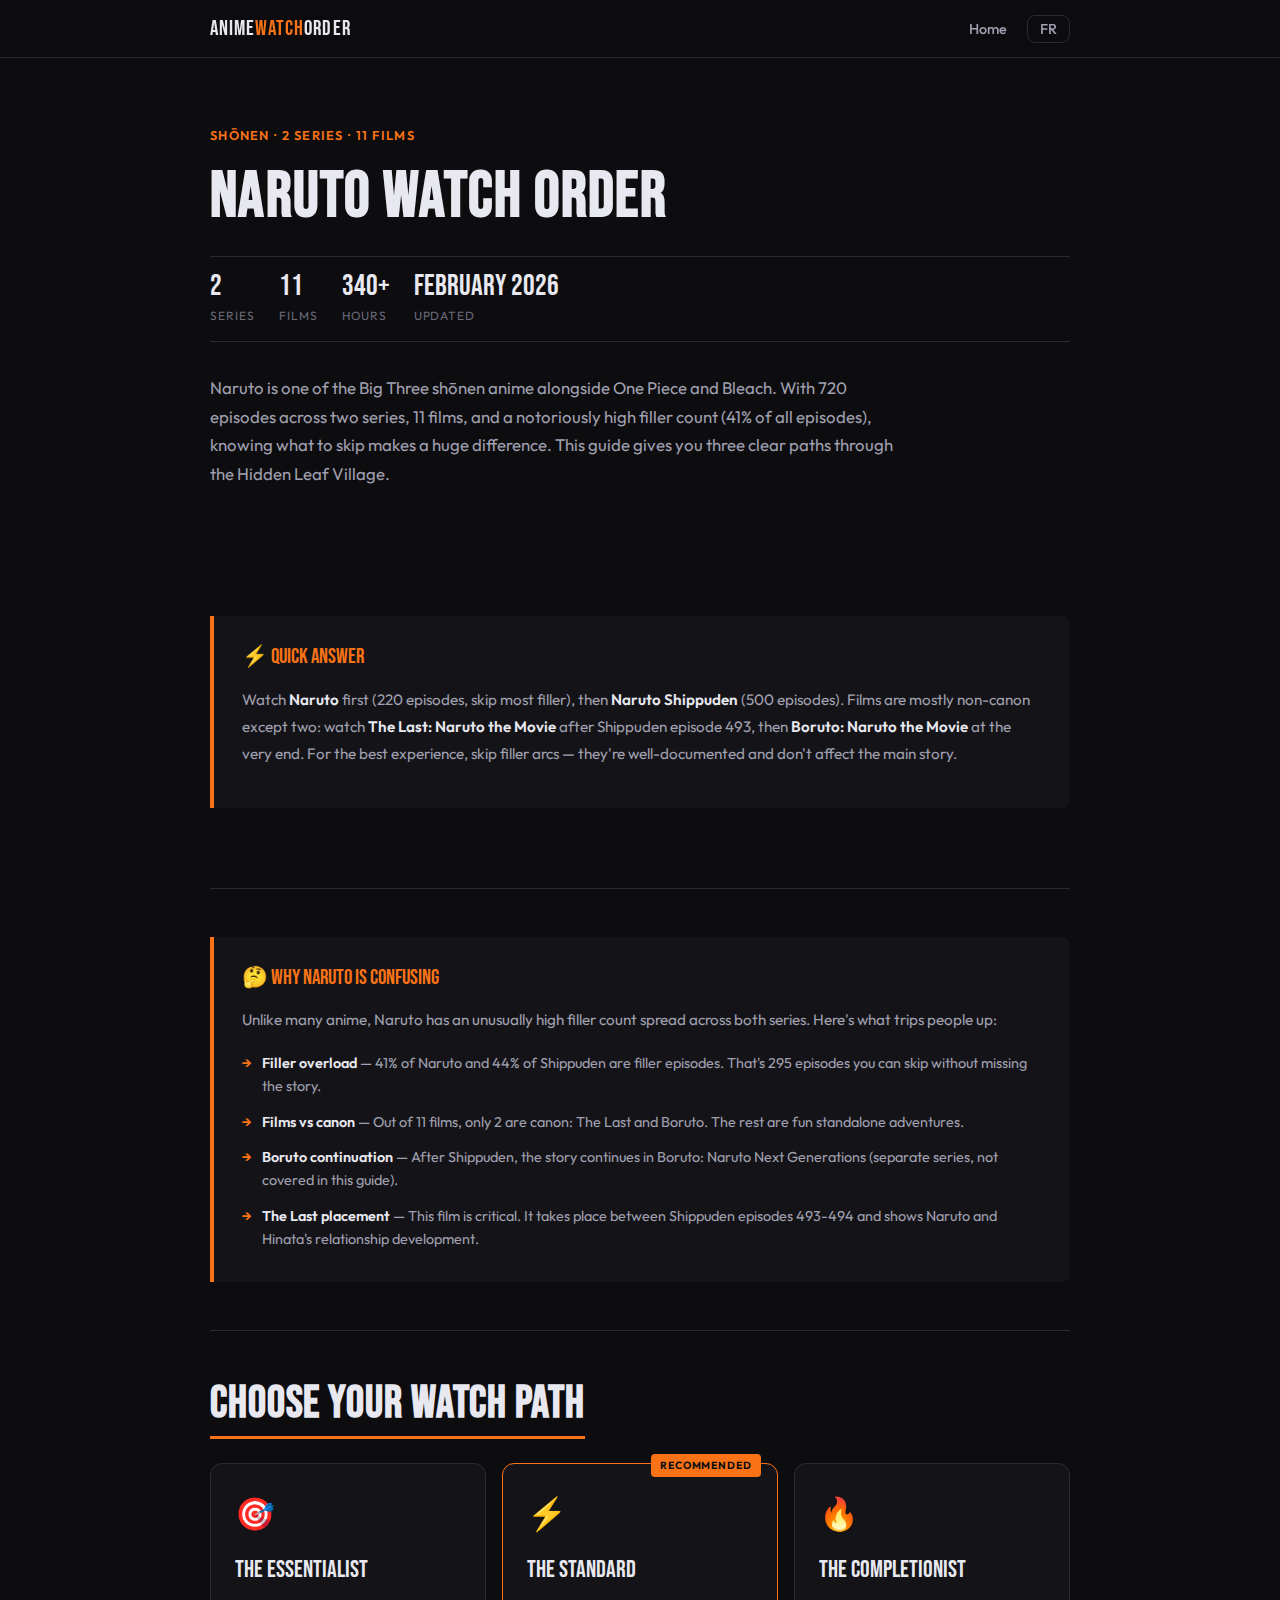
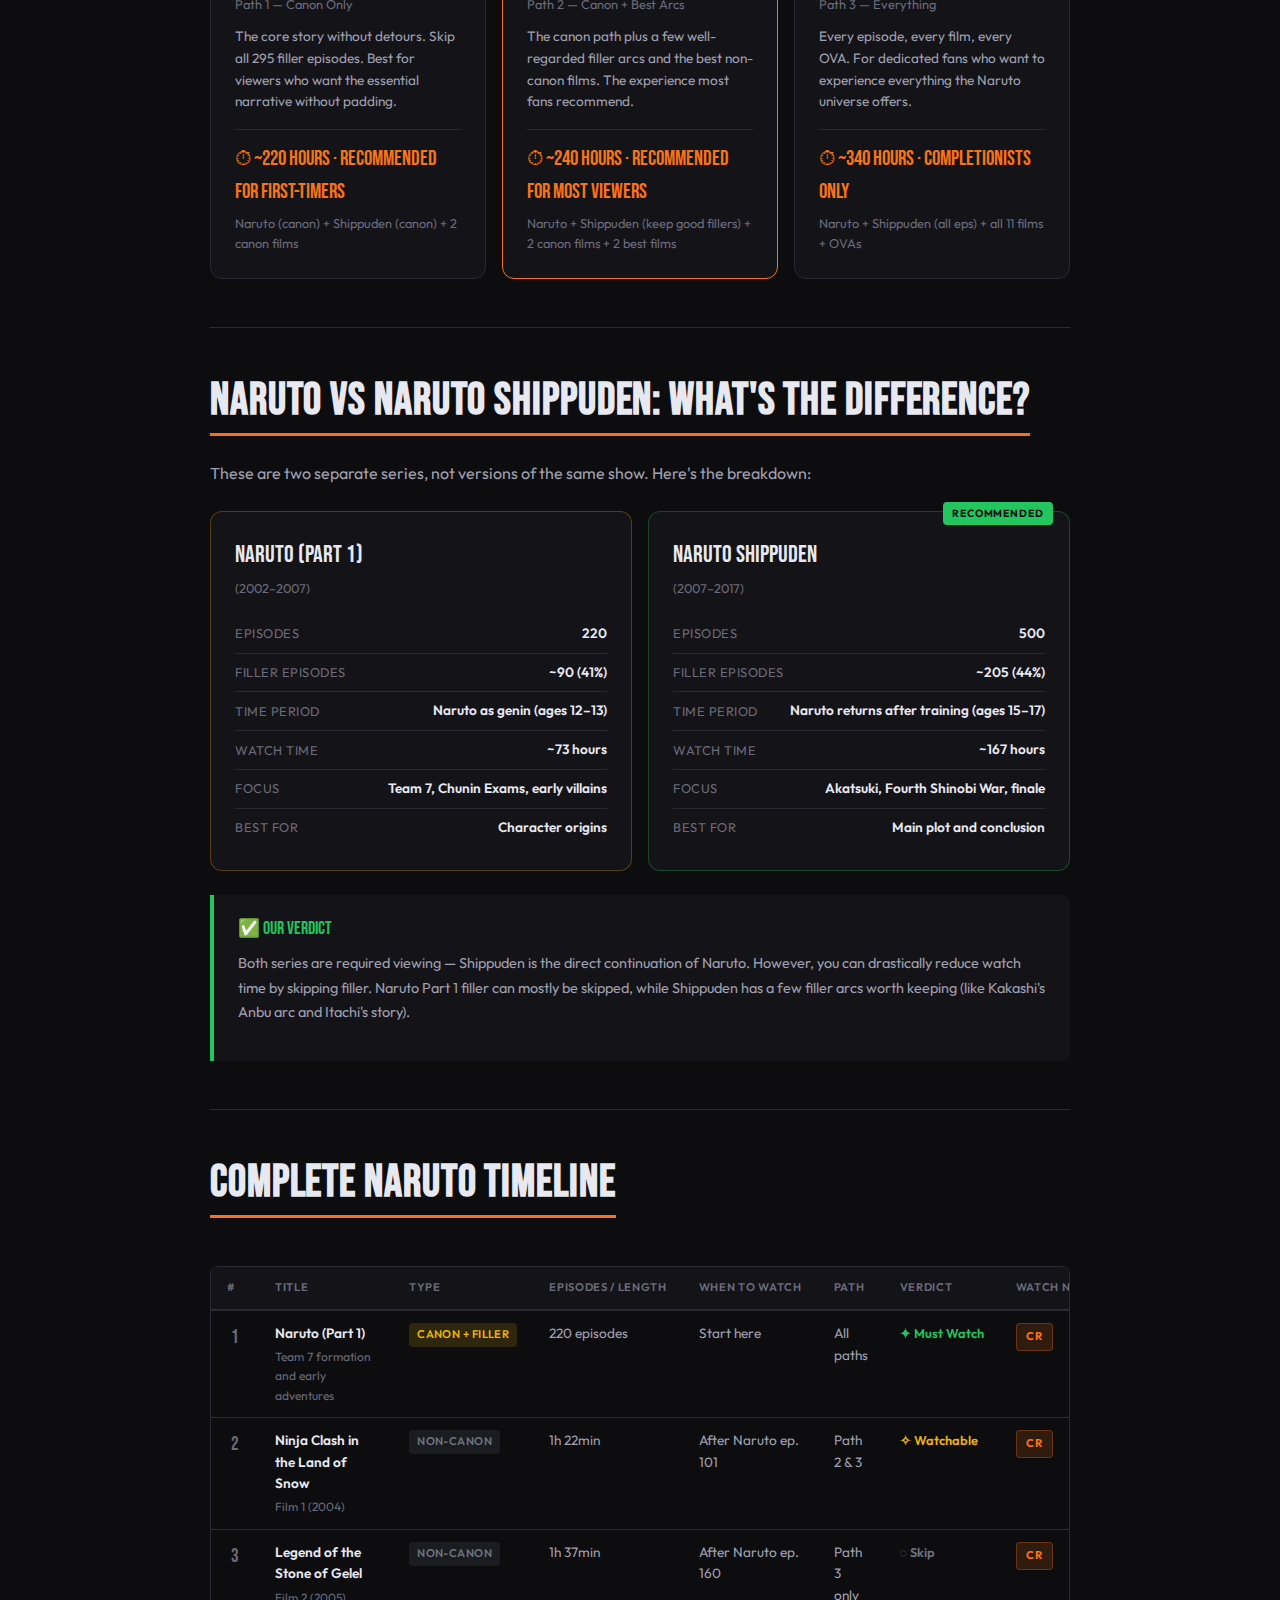
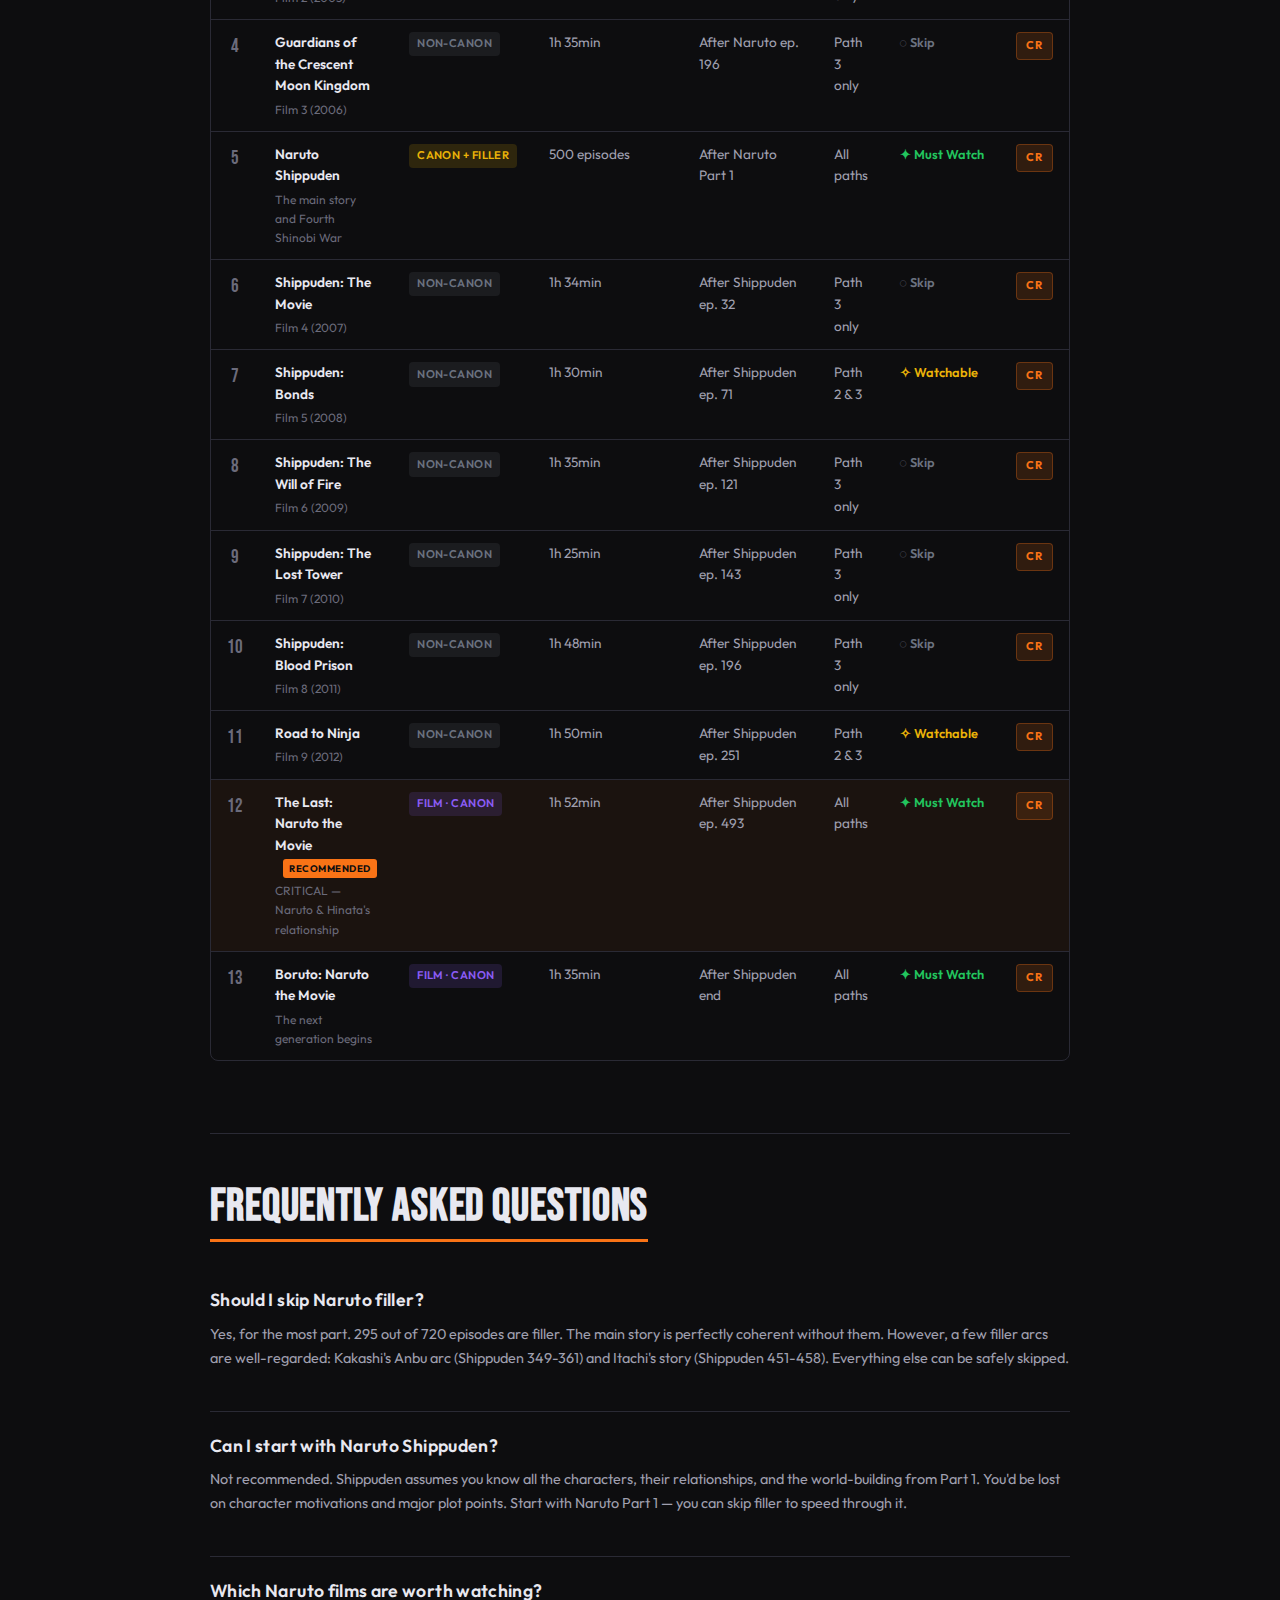
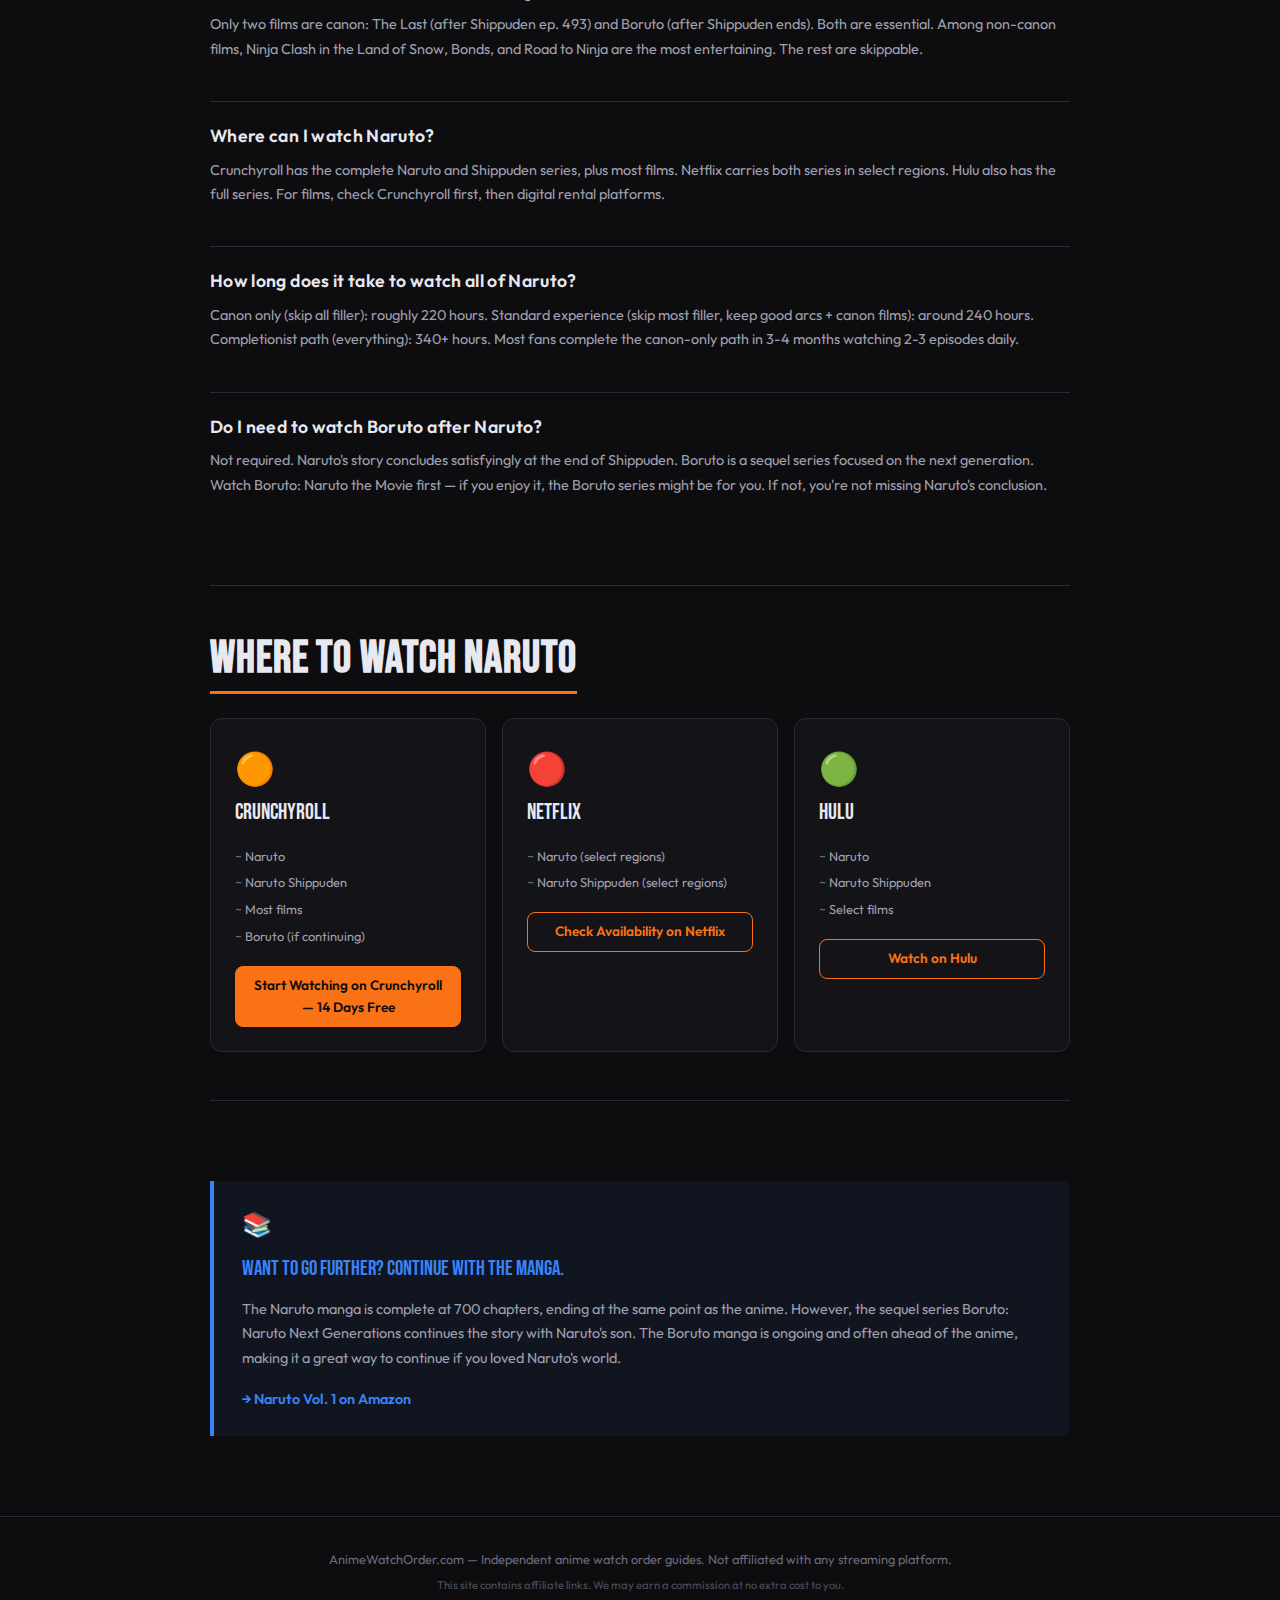
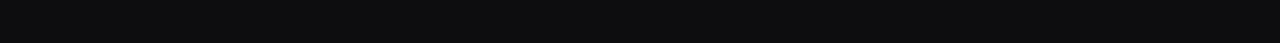
<file: naruto/index.html>
<!DOCTYPE html>
<html lang="en">
<head>
  <meta charset="UTF-8">
  <!-- Google Tag Manager -->
<script>(function(w,d,s,l,i){w[l]=w[l]||[];w[l].push({'gtm.start':
new Date().getTime(),event:'gtm.js'});var f=d.getElementsByTagName(s)[0],
j=d.createElement(s),dl=l!='dataLayer'?'&l='+l:'';j.async=true;j.src=
'https://www.googletagmanager.com/gtm.js?id='+i+dl;f.parentNode.insertBefore(j,f);
})(window,document,'script','dataLayer','GTM-TJ84SLJX');</script>
<!-- End Google Tag Manager -->
  <meta name="viewport" content="width=device-width, initial-scale=1.0">
  <title>Naruto Watch Order: Complete Guide 2026 (Naruto + Shippuden)</title>
  <meta name="description" content="The complete Naruto watch order. Naruto (220 ep) → Shippuden (500 ep) → 11 films. 3 watch paths with filler guide. Updated February 2026.">
  <link rel="canonical" href="https://animewatchorder.com/naruto/">
  <link rel="alternate" hreflang="en" href="https://animewatchorder.com/naruto/">
  <link rel="alternate" hreflang="fr" href="https://animewatchorder.com/fr/naruto/">
  <link rel="alternate" hreflang="x-default" href="https://animewatchorder.com/naruto/">
  <link rel="preconnect" href="https://fonts.googleapis.com">
  <link rel="preconnect" href="https://fonts.gstatic.com" crossorigin>
  <link href="https://fonts.googleapis.com/css2?family=Bebas+Neue&family=Outfit:wght@400;500;600;700&display=swap" rel="stylesheet">
  <link rel="stylesheet" href="/assets/css/style.css">
  <script type="application/ld+json">
{
  "@context": "https://schema.org",
  "@type": "HowTo",
  "name": "Naruto Watch Order Guide",
  "description": "The complete Naruto watch order. Naruto (220 ep) → Shippuden (500 ep) → 11 films. 3 watch paths with filler guide. Updated February 2026.",
  "url": "https://animewatchorder.com/naruto/",
  "datePublished": "2026-02-12",
  "dateModified": "2026-02-12",
  "step": [
    {
      "@type": "HowToStep",
      "name": "Naruto (Part 1)",
      "text": "The original series. Establishes all core characters, the ninja world, and Naruto's dream to become Hokage."
    },
    {
      "@type": "HowToStep",
      "name": "Ninja Clash in the Land of Snow",
      "text": "Team 7 on a mission protecting a princess. Fun standalone adventure."
    },
    {
      "@type": "HowToStep",
      "name": "Legend of the Stone of Gelel",
      "text": "Non-canon standalone. Safe to skip entirely."
    },
    {
      "@type": "HowToStep",
      "name": "Guardians of the Crescent Moon Kingdom",
      "text": "Non-canon standalone. Safe to skip entirely."
    },
    {
      "@type": "HowToStep",
      "name": "Naruto Shippuden",
      "text": "The direct continuation. Akatsuki, Pain's Assault, the Fourth Shinobi War, and Naruto's final confrontation with Sasuke."
    },
    {
      "@type": "HowToStep",
      "name": "Shippuden: The Movie",
      "text": "Non-canon standalone. Safe to skip."
    },
    {
      "@type": "HowToStep",
      "name": "Shippuden: Bonds",
      "text": "One of the better non-canon films. Features Sasuke and a Sky ninja invasion."
    },
    {
      "@type": "HowToStep",
      "name": "Shippuden: The Will of Fire",
      "text": "Non-canon standalone. Safe to skip."
    },
    {
      "@type": "HowToStep",
      "name": "Shippuden: The Lost Tower",
      "text": "Non-canon standalone. Safe to skip."
    },
    {
      "@type": "HowToStep",
      "name": "Shippuden: Blood Prison",
      "text": "Non-canon standalone. Safe to skip."
    },
    {
      "@type": "HowToStep",
      "name": "Road to Ninja",
      "text": "Fan-favorite non-canon film exploring an alternate reality. Worth watching for Naruto fans."
    },
    {
      "@type": "HowToStep",
      "name": "The Last: Naruto the Movie",
      "text": "Canon film that takes place between Shippuden episodes 493-494. Essential for Naruto and Hinata's relationship arc."
    },
    {
      "@type": "HowToStep",
      "name": "Boruto: Naruto the Movie",
      "text": "Canon epilogue film following Naruto's son Boruto. Watch after completing all of Shippuden."
    }
  ]
}
  </script>
  <script type="application/ld+json">
{
  "@context": "https://schema.org",
  "@type": "FAQPage",
  "mainEntity": [
    {
      "@type": "Question",
      "name": "Should I skip Naruto filler?",
      "acceptedAnswer": {
        "@type": "Answer",
        "text": "Yes, for the most part. 295 out of 720 episodes are filler. The main story is perfectly coherent without them. However, a few filler arcs are well-regarded: Kakashi's Anbu arc (Shippuden 349-361) and Itachi's story (Shippuden 451-458). Everything else can be safely skipped."
      }
    },
    {
      "@type": "Question",
      "name": "Can I start with Naruto Shippuden?",
      "acceptedAnswer": {
        "@type": "Answer",
        "text": "Not recommended. Shippuden assumes you know all the characters, their relationships, and the world-building from Part 1. You'd be lost on character motivations and major plot points. Start with Naruto Part 1 — you can skip filler to speed through it."
      }
    },
    {
      "@type": "Question",
      "name": "Which Naruto films are worth watching?",
      "acceptedAnswer": {
        "@type": "Answer",
        "text": "Only two films are canon: The Last (after Shippuden ep. 493) and Boruto (after Shippuden ends). Both are essential. Among non-canon films, Ninja Clash in the Land of Snow, Bonds, and Road to Ninja are the most entertaining. The rest are skippable."
      }
    },
    {
      "@type": "Question",
      "name": "Where can I watch Naruto?",
      "acceptedAnswer": {
        "@type": "Answer",
        "text": "Crunchyroll has the complete Naruto and Shippuden series, plus most films. Netflix carries both series in select regions. Hulu also has the full series. For films, check Crunchyroll first, then digital rental platforms."
      }
    },
    {
      "@type": "Question",
      "name": "How long does it take to watch all of Naruto?",
      "acceptedAnswer": {
        "@type": "Answer",
        "text": "Canon only (skip all filler): roughly 220 hours. Standard experience (skip most filler, keep good arcs + canon films): around 240 hours. Completionist path (everything): 340+ hours. Most fans complete the canon-only path in 3-4 months watching 2-3 episodes daily."
      }
    },
    {
      "@type": "Question",
      "name": "Do I need to watch Boruto after Naruto?",
      "acceptedAnswer": {
        "@type": "Answer",
        "text": "Not required. Naruto's story concludes satisfyingly at the end of Shippuden. Boruto is a sequel series focused on the next generation. Watch Boruto: Naruto the Movie first — if you enjoy it, the Boruto series might be for you. If not, you're not missing Naruto's conclusion."
      }
    }
  ]
}
  </script>
</head>
<body>
  <!-- Navigation -->
  <nav class="nav" aria-label="Main navigation">
    <div class="container nav__inner">
      <a href="/" class="nav__logo">Anime<span>Watch</span>Order</a>
      <ul class="nav__links">
        <li><a href="/">Home</a></li>
        <li><a href="/fr/naruto/" class="nav__lang">FR</a></li>
      </ul>
    </div>
  </nav>

  <main class="container">
    <!-- 1. Hero Section -->
    <section class="hero" id="hero">
      <span class="hero__tag">Shōnen · 2 Series · 11 Films</span>
      <h1>Naruto Watch Order</h1>
      <div class="hero__meta">
        <div class="hero__meta-item">
          <span class="hero__meta-value">2</span>
          <span class="hero__meta-label">Series</span>
        </div>
        <div class="hero__meta-item">
          <span class="hero__meta-value">11</span>
          <span class="hero__meta-label">Films</span>
        </div>
        <div class="hero__meta-item">
          <span class="hero__meta-value">340+</span>
          <span class="hero__meta-label">Hours</span>
        </div>
        <div class="hero__meta-item">
          <span class="hero__meta-value">February 2026</span>
          <span class="hero__meta-label">Updated</span>
        </div>
      </div>
      <p class="hero__intro">Naruto is one of the Big Three shōnen anime alongside One Piece and Bleach. With 720 episodes across two series, 11 films, and a notoriously high filler count (41% of all episodes), knowing what to skip makes a huge difference. This guide gives you three clear paths through the Hidden Leaf Village.</p>
    </section>

    <!-- 2. Quick Answer Box -->
    <section class="section" id="quick-answer">
      <div class="quick-answer">
        <div class="quick-answer__label">⚡ Quick Answer</div>
        <p class="quick-answer__text">Watch <strong>Naruto</strong> first (220 episodes, skip most filler), then <strong>Naruto Shippuden</strong> (500 episodes). Films are mostly non-canon except two: watch <strong>The Last: Naruto the Movie</strong> after Shippuden episode 493, then <strong>Boruto: Naruto the Movie</strong> at the very end. For the best experience, skip filler arcs — they're well-documented and don't affect the main story.</p>
      </div>
    </section>

    <!-- 3. Why Dragon Ball Is Confusing -->
    <section class="section" id="why-confusing">
      <div class="info-box">
        <div class="info-box__label">🤔 Why Naruto Is Confusing</div>
        <div class="info-box__text">Unlike many anime, Naruto has an unusually high filler count spread across both series. Here's what trips people up:<ul><li><strong>Filler overload</strong> — 41% of Naruto and 44% of Shippuden are filler episodes. That's 295 episodes you can skip without missing the story.</li><li><strong>Films vs canon</strong> — Out of 11 films, only 2 are canon: The Last and Boruto. The rest are fun standalone adventures.</li><li><strong>Boruto continuation</strong> — After Shippuden, the story continues in Boruto: Naruto Next Generations (separate series, not covered in this guide).</li><li><strong>The Last placement</strong> — This film is critical. It takes place between Shippuden episodes 493-494 and shows Naruto and Hinata's relationship development.</li></ul></div>
      </div>
    </section>

    <!-- 4. Watch Paths -->
    <section class="section" id="paths">
      <h2>Choose Your Watch Path</h2>
      <div class="paths-grid">
      <div class="path-card">
        
        <span class="path-card__icon">🎯</span>
        <div class="path-card__name">The Essentialist</div>
        <div class="path-card__subtitle">Path 1 — Canon Only</div>
        <p class="path-card__desc">The core story without detours. Skip all 295 filler episodes. Best for viewers who want the essential narrative without padding.</p>
        <div class="path-card__meta">
          <span class="path-card__hours">⏱ ~220 hours · Recommended for first-timers</span>
          Naruto (canon) + Shippuden (canon) + 2 canon films
        </div>
      </div>
      <div class="path-card path-card--recommended">
        <span class="path-card__badge">RECOMMENDED</span>
        <span class="path-card__icon">⚡</span>
        <div class="path-card__name">The Standard</div>
        <div class="path-card__subtitle">Path 2 — Canon + Best Arcs</div>
        <p class="path-card__desc">The canon path plus a few well-regarded filler arcs and the best non-canon films. The experience most fans recommend.</p>
        <div class="path-card__meta">
          <span class="path-card__hours">⏱ ~240 hours · Recommended for most viewers</span>
          Naruto + Shippuden (keep good fillers) + 2 canon films + 2 best films
        </div>
      </div>
      <div class="path-card">
        
        <span class="path-card__icon">🔥</span>
        <div class="path-card__name">The Completionist</div>
        <div class="path-card__subtitle">Path 3 — Everything</div>
        <p class="path-card__desc">Every episode, every film, every OVA. For dedicated fans who want to experience everything the Naruto universe offers.</p>
        <div class="path-card__meta">
          <span class="path-card__hours">⏱ ~340 hours · Completionists only</span>
          Naruto + Shippuden (all eps) + all 11 films + OVAs
        </div>
      </div>
      </div>
    </section>

    <!-- 5. DBZ vs Kai Comparison -->
    <section class="section" id="compare">
      <h2>Naruto vs Naruto Shippuden: What's the Difference?</h2>
      <p class="section__intro">These are two separate series, not versions of the same show. Here's the breakdown:</p>
      <div class="compare-grid">
      <div class="compare-card compare-card--orange">
        
        <div class="compare-card__title">Naruto (Part 1)</div>
        <div class="compare-card__subtitle">(2002–2007)</div>
          <div class="compare-card__stat">
            <span class="compare-card__label">Episodes</span>
            <span class="compare-card__value">220</span>
          </div>
          <div class="compare-card__stat">
            <span class="compare-card__label">Filler episodes</span>
            <span class="compare-card__value">~90 (41%)</span>
          </div>
          <div class="compare-card__stat">
            <span class="compare-card__label">Time period</span>
            <span class="compare-card__value">Naruto as genin (ages 12–13)</span>
          </div>
          <div class="compare-card__stat">
            <span class="compare-card__label">Watch time</span>
            <span class="compare-card__value">~73 hours</span>
          </div>
          <div class="compare-card__stat">
            <span class="compare-card__label">Focus</span>
            <span class="compare-card__value">Team 7, Chunin Exams, early villains</span>
          </div>
          <div class="compare-card__stat">
            <span class="compare-card__label">Best for</span>
            <span class="compare-card__value">Character origins</span>
          </div>
      </div>
      <div class="compare-card compare-card--green">
        <span class="winner-tag">RECOMMENDED</span>
        <div class="compare-card__title">Naruto Shippuden</div>
        <div class="compare-card__subtitle">(2007–2017)</div>
          <div class="compare-card__stat">
            <span class="compare-card__label">Episodes</span>
            <span class="compare-card__value">500</span>
          </div>
          <div class="compare-card__stat">
            <span class="compare-card__label">Filler episodes</span>
            <span class="compare-card__value">~205 (44%)</span>
          </div>
          <div class="compare-card__stat">
            <span class="compare-card__label">Time period</span>
            <span class="compare-card__value">Naruto returns after training (ages 15–17)</span>
          </div>
          <div class="compare-card__stat">
            <span class="compare-card__label">Watch time</span>
            <span class="compare-card__value">~167 hours</span>
          </div>
          <div class="compare-card__stat">
            <span class="compare-card__label">Focus</span>
            <span class="compare-card__value">Akatsuki, Fourth Shinobi War, finale</span>
          </div>
          <div class="compare-card__stat">
            <span class="compare-card__label">Best for</span>
            <span class="compare-card__value">Main plot and conclusion</span>
          </div>
      </div>
      </div>
      <div class="verdict-box">
        <div class="verdict-box__label">✅ Our Verdict</div>
        <p class="verdict-box__text">Both series are required viewing — Shippuden is the direct continuation of Naruto. However, you can drastically reduce watch time by skipping filler. Naruto Part 1 filler can mostly be skipped, while Shippuden has a few filler arcs worth keeping (like Kakashi's Anbu arc and Itachi's story).</p>
      </div>
    </section>

    <!-- 6. Complete Dragon Ball Timeline -->
    <section class="section" id="timeline">
      <h2>Complete Naruto Timeline</h2>
      <div class="table-wrapper">
        <table class="timeline-table">
          <thead>
            <tr>
              <th>#</th>
              <th>Title</th>
              <th>Type</th>
              <th>Episodes / Length</th>
              <th>When to Watch</th>
              <th>Path</th>
              <th>Verdict</th>
              <th>Watch Now</th>
            </tr>
          </thead>
          <tbody>
        <tr>
          <td class="col-num">1</td>
          <td class="col-title">Naruto (Part 1)<small>Team 7 formation and early adventures</small></td>
          <td><span class="badge badge--mixed">Canon + Filler</span></td>
          <td>220 episodes</td>
          <td>Start here</td>
          <td>All paths</td>
          <td><span class="verdict verdict--must-watch">✦ Must Watch</span></td>
          <td><a href="#" class="stream-link" rel="nofollow noopener" target="_blank">CR</a></td>
        </tr>
        <tr>
          <td class="col-num">2</td>
          <td class="col-title">Ninja Clash in the Land of Snow<small>Film 1 (2004)</small></td>
          <td><span class="badge badge--non-canon">Non-Canon</span></td>
          <td>1h 22min</td>
          <td>After Naruto ep. 101</td>
          <td>Path 2 & 3</td>
          <td><span class="verdict verdict--watchable">✧ Watchable</span></td>
          <td><a href="#" class="stream-link" rel="nofollow noopener" target="_blank">CR</a></td>
        </tr>
        <tr>
          <td class="col-num">3</td>
          <td class="col-title">Legend of the Stone of Gelel<small>Film 2 (2005)</small></td>
          <td><span class="badge badge--non-canon">Non-Canon</span></td>
          <td>1h 37min</td>
          <td>After Naruto ep. 160</td>
          <td>Path 3 only</td>
          <td><span class="verdict verdict--skip">◌ Skip</span></td>
          <td><a href="#" class="stream-link" rel="nofollow noopener" target="_blank">CR</a></td>
        </tr>
        <tr>
          <td class="col-num">4</td>
          <td class="col-title">Guardians of the Crescent Moon Kingdom<small>Film 3 (2006)</small></td>
          <td><span class="badge badge--non-canon">Non-Canon</span></td>
          <td>1h 35min</td>
          <td>After Naruto ep. 196</td>
          <td>Path 3 only</td>
          <td><span class="verdict verdict--skip">◌ Skip</span></td>
          <td><a href="#" class="stream-link" rel="nofollow noopener" target="_blank">CR</a></td>
        </tr>
        <tr>
          <td class="col-num">5</td>
          <td class="col-title">Naruto Shippuden<small>The main story and Fourth Shinobi War</small></td>
          <td><span class="badge badge--mixed">Canon + Filler</span></td>
          <td>500 episodes</td>
          <td>After Naruto Part 1</td>
          <td>All paths</td>
          <td><span class="verdict verdict--must-watch">✦ Must Watch</span></td>
          <td><a href="#" class="stream-link" rel="nofollow noopener" target="_blank">CR</a></td>
        </tr>
        <tr>
          <td class="col-num">6</td>
          <td class="col-title">Shippuden: The Movie<small>Film 4 (2007)</small></td>
          <td><span class="badge badge--non-canon">Non-Canon</span></td>
          <td>1h 34min</td>
          <td>After Shippuden ep. 32</td>
          <td>Path 3 only</td>
          <td><span class="verdict verdict--skip">◌ Skip</span></td>
          <td><a href="#" class="stream-link" rel="nofollow noopener" target="_blank">CR</a></td>
        </tr>
        <tr>
          <td class="col-num">7</td>
          <td class="col-title">Shippuden: Bonds<small>Film 5 (2008)</small></td>
          <td><span class="badge badge--non-canon">Non-Canon</span></td>
          <td>1h 30min</td>
          <td>After Shippuden ep. 71</td>
          <td>Path 2 & 3</td>
          <td><span class="verdict verdict--watchable">✧ Watchable</span></td>
          <td><a href="#" class="stream-link" rel="nofollow noopener" target="_blank">CR</a></td>
        </tr>
        <tr>
          <td class="col-num">8</td>
          <td class="col-title">Shippuden: The Will of Fire<small>Film 6 (2009)</small></td>
          <td><span class="badge badge--non-canon">Non-Canon</span></td>
          <td>1h 35min</td>
          <td>After Shippuden ep. 121</td>
          <td>Path 3 only</td>
          <td><span class="verdict verdict--skip">◌ Skip</span></td>
          <td><a href="#" class="stream-link" rel="nofollow noopener" target="_blank">CR</a></td>
        </tr>
        <tr>
          <td class="col-num">9</td>
          <td class="col-title">Shippuden: The Lost Tower<small>Film 7 (2010)</small></td>
          <td><span class="badge badge--non-canon">Non-Canon</span></td>
          <td>1h 25min</td>
          <td>After Shippuden ep. 143</td>
          <td>Path 3 only</td>
          <td><span class="verdict verdict--skip">◌ Skip</span></td>
          <td><a href="#" class="stream-link" rel="nofollow noopener" target="_blank">CR</a></td>
        </tr>
        <tr>
          <td class="col-num">10</td>
          <td class="col-title">Shippuden: Blood Prison<small>Film 8 (2011)</small></td>
          <td><span class="badge badge--non-canon">Non-Canon</span></td>
          <td>1h 48min</td>
          <td>After Shippuden ep. 196</td>
          <td>Path 3 only</td>
          <td><span class="verdict verdict--skip">◌ Skip</span></td>
          <td><a href="#" class="stream-link" rel="nofollow noopener" target="_blank">CR</a></td>
        </tr>
        <tr>
          <td class="col-num">11</td>
          <td class="col-title">Road to Ninja<small>Film 9 (2012)</small></td>
          <td><span class="badge badge--non-canon">Non-Canon</span></td>
          <td>1h 50min</td>
          <td>After Shippuden ep. 251</td>
          <td>Path 2 & 3</td>
          <td><span class="verdict verdict--watchable">✧ Watchable</span></td>
          <td><a href="#" class="stream-link" rel="nofollow noopener" target="_blank">CR</a></td>
        </tr>
        <tr class="row--recommended">
          <td class="col-num">12</td>
          <td class="col-title">The Last: Naruto the Movie <span class="tag-recommended">RECOMMENDED</span><small>CRITICAL — Naruto & Hinata's relationship</small></td>
          <td><span class="badge badge--film-canon">Film · Canon</span></td>
          <td>1h 52min</td>
          <td>After Shippuden ep. 493</td>
          <td>All paths</td>
          <td><span class="verdict verdict--must-watch">✦ Must Watch</span></td>
          <td><a href="#" class="stream-link" rel="nofollow noopener" target="_blank">CR</a></td>
        </tr>
        <tr>
          <td class="col-num">13</td>
          <td class="col-title">Boruto: Naruto the Movie<small>The next generation begins</small></td>
          <td><span class="badge badge--film-canon">Film · Canon</span></td>
          <td>1h 35min</td>
          <td>After Shippuden end</td>
          <td>All paths</td>
          <td><span class="verdict verdict--must-watch">✦ Must Watch</span></td>
          <td><a href="#" class="stream-link" rel="nofollow noopener" target="_blank">CR</a></td>
        </tr>
          </tbody>
        </table>
      </div>
    </section>

    <!-- 7. FAQ Section -->
    <section class="section" id="faq">
      <h2>Frequently Asked Questions</h2>
      <div class="faq-item">
        <h3>Should I skip Naruto filler?</h3>
        <p>Yes, for the most part. 295 out of 720 episodes are filler. The main story is perfectly coherent without them. However, a few filler arcs are well-regarded: Kakashi's Anbu arc (Shippuden 349-361) and Itachi's story (Shippuden 451-458). Everything else can be safely skipped.</p>
      </div>
      <div class="faq-item">
        <h3>Can I start with Naruto Shippuden?</h3>
        <p>Not recommended. Shippuden assumes you know all the characters, their relationships, and the world-building from Part 1. You'd be lost on character motivations and major plot points. Start with Naruto Part 1 — you can skip filler to speed through it.</p>
      </div>
      <div class="faq-item">
        <h3>Which Naruto films are worth watching?</h3>
        <p>Only two films are canon: The Last (after Shippuden ep. 493) and Boruto (after Shippuden ends). Both are essential. Among non-canon films, Ninja Clash in the Land of Snow, Bonds, and Road to Ninja are the most entertaining. The rest are skippable.</p>
      </div>
      <div class="faq-item">
        <h3>Where can I watch Naruto?</h3>
        <p>Crunchyroll has the complete Naruto and Shippuden series, plus most films. Netflix carries both series in select regions. Hulu also has the full series. For films, check Crunchyroll first, then digital rental platforms.</p>
      </div>
      <div class="faq-item">
        <h3>How long does it take to watch all of Naruto?</h3>
        <p>Canon only (skip all filler): roughly 220 hours. Standard experience (skip most filler, keep good arcs + canon films): around 240 hours. Completionist path (everything): 340+ hours. Most fans complete the canon-only path in 3-4 months watching 2-3 episodes daily.</p>
      </div>
      <div class="faq-item">
        <h3>Do I need to watch Boruto after Naruto?</h3>
        <p>Not required. Naruto's story concludes satisfyingly at the end of Shippuden. Boruto is a sequel series focused on the next generation. Watch Boruto: Naruto the Movie first — if you enjoy it, the Boruto series might be for you. If not, you're not missing Naruto's conclusion.</p>
      </div>
    </section>

    <!-- 8. Streaming Platforms -->
    <section class="section" id="streaming">
      <h2>Where to Watch Naruto</h2>
      <div class="streaming-grid">
      <div class="streaming-card">
        <span class="streaming-card__icon">🟠</span>
        <div class="streaming-card__name">Crunchyroll</div>
        <ul class="streaming-card__list">
            <li>Naruto</li>
            <li>Naruto Shippuden</li>
            <li>Most films</li>
            <li>Boruto (if continuing)</li>
        </ul>
        <a href="https://www.crunchyroll.com/?utm_source=animewatchorder&utm_medium=affiliate" class="streaming-card__cta streaming-card__cta--primary" target="_blank" rel="noopener noreferrer nofollow">Start Watching on Crunchyroll — 14 Days Free</a>
      </div>
      <div class="streaming-card">
        <span class="streaming-card__icon">🔴</span>
        <div class="streaming-card__name">Netflix</div>
        <ul class="streaming-card__list">
            <li>Naruto (select regions)</li>
            <li>Naruto Shippuden (select regions)</li>
        </ul>
        <a href="https://www.netflix.com/" class="streaming-card__cta " target="_blank" rel="noopener noreferrer nofollow">Check Availability on Netflix</a>
      </div>
      <div class="streaming-card">
        <span class="streaming-card__icon">🟢</span>
        <div class="streaming-card__name">Hulu</div>
        <ul class="streaming-card__list">
            <li>Naruto</li>
            <li>Naruto Shippuden</li>
            <li>Select films</li>
        </ul>
        <a href="https://www.hulu.com/" class="streaming-card__cta " target="_blank" rel="noopener noreferrer nofollow">Watch on Hulu</a>
      </div>
      </div>
    </section>

    <!-- 9. Manga Continuation Box -->
    <section class="section" id="manga">
      <div class="manga-box">
        <span class="manga-box__icon">📚</span>
        <div class="manga-box__title">Want to go further? Continue with the manga.</div>
        <p class="manga-box__desc">The Naruto manga is complete at 700 chapters, ending at the same point as the anime. However, the sequel series Boruto: Naruto Next Generations continues the story with Naruto's son. The Boruto manga is ongoing and often ahead of the anime, making it a great way to continue if you loved Naruto's world.</p>
        <a href="https://www.amazon.com/dp/1569319006?tag=YOURAFFID" class="manga-box__link" target="_blank" rel="noopener noreferrer nofollow">→ Naruto Vol. 1 on Amazon</a>
      </div>
    </section>
  </main>

  <!-- Footer -->
  <footer class="footer">
    <div class="container">
      <p class="footer__text">AnimeWatchOrder.com — Independent anime watch order guides. Not affiliated with any streaming platform.</p>
      <p class="footer__affiliate">This site contains affiliate links. We may earn a commission at no extra cost to you.</p>
    </div>
  </footer>
</body>
</html>
</file>
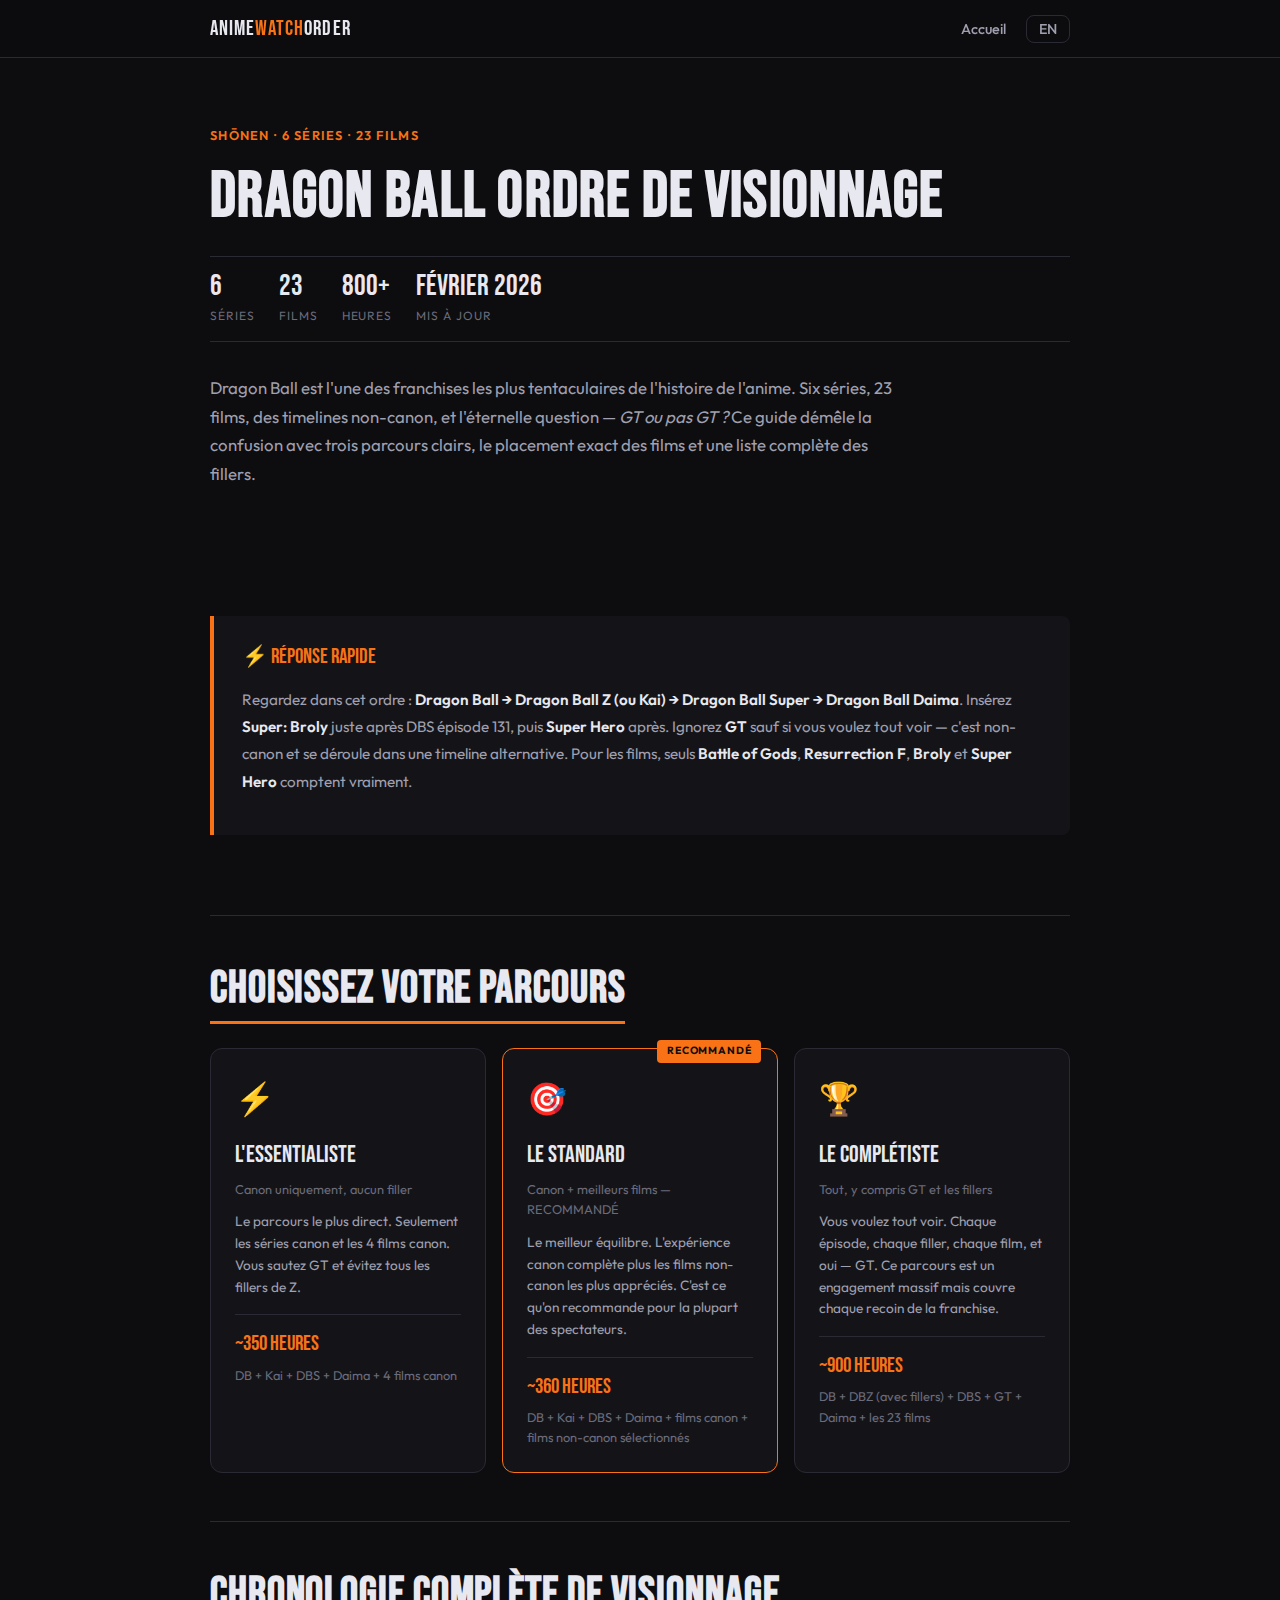
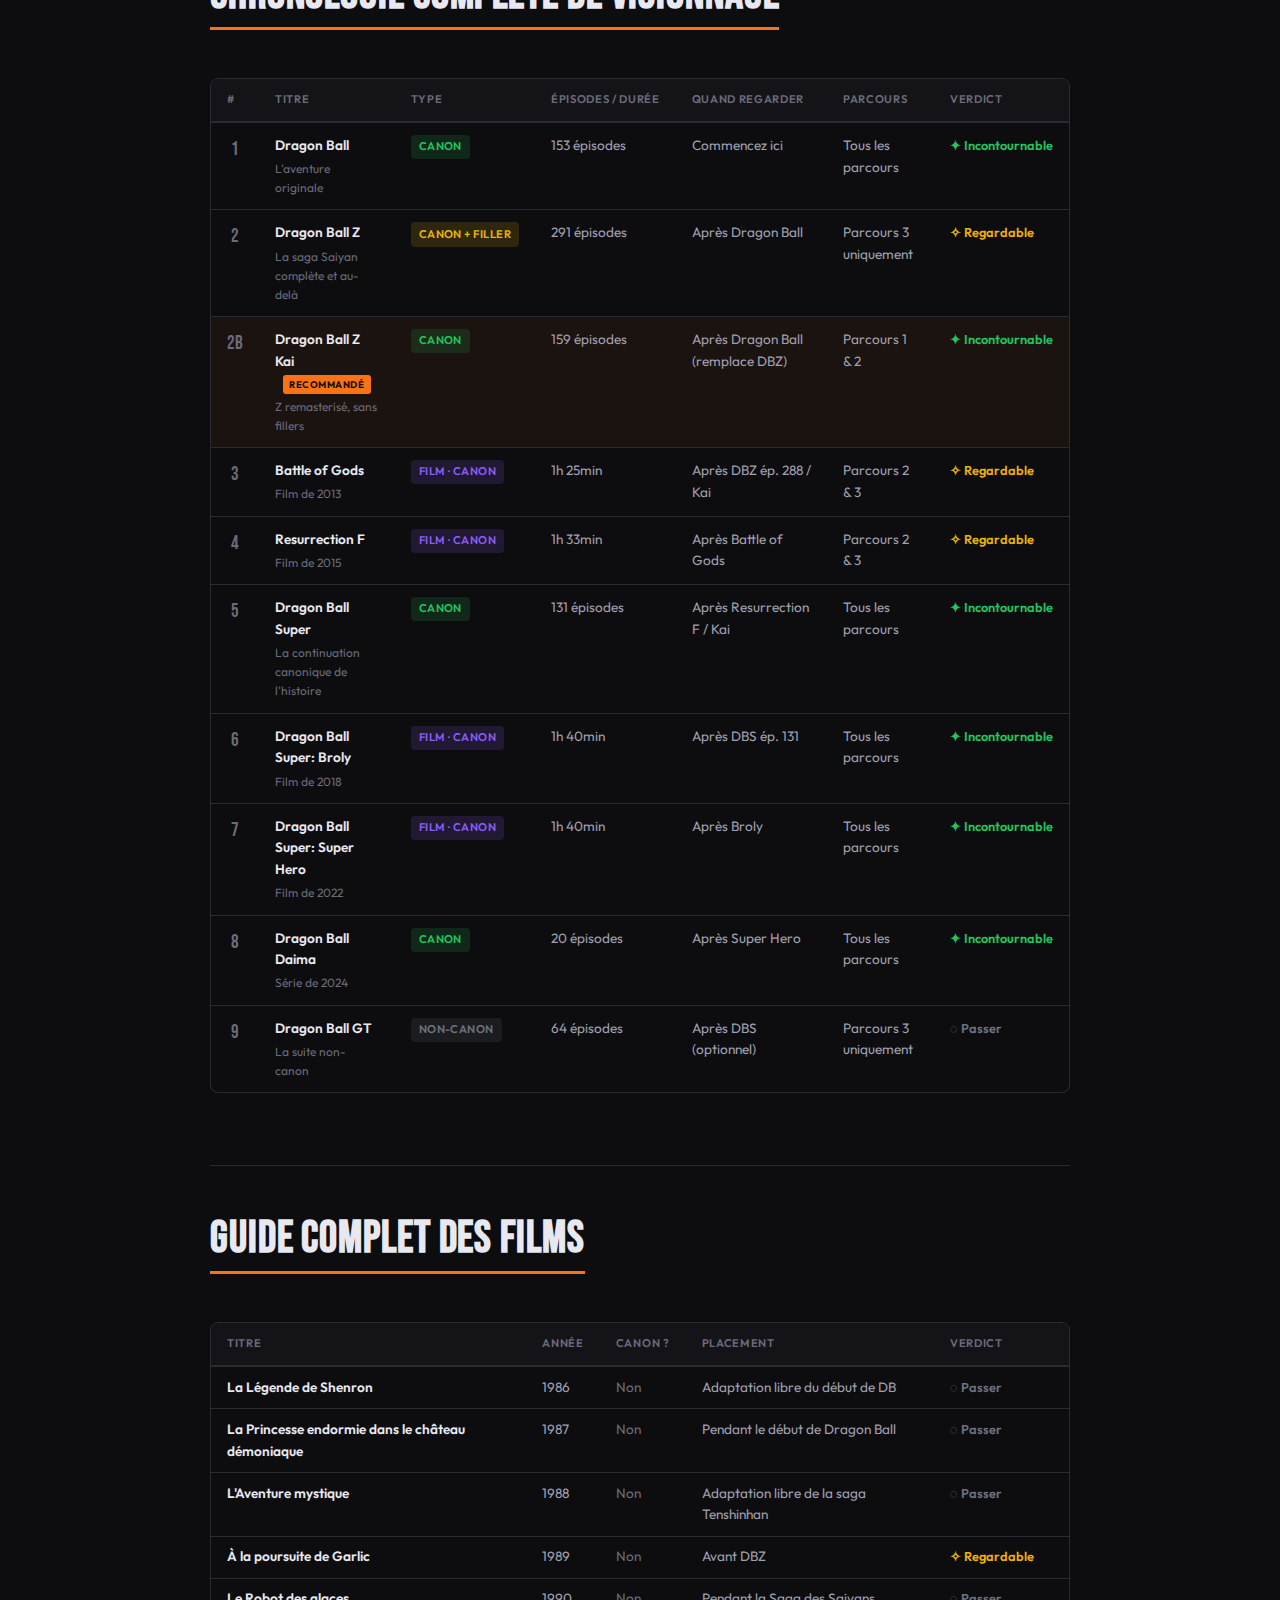
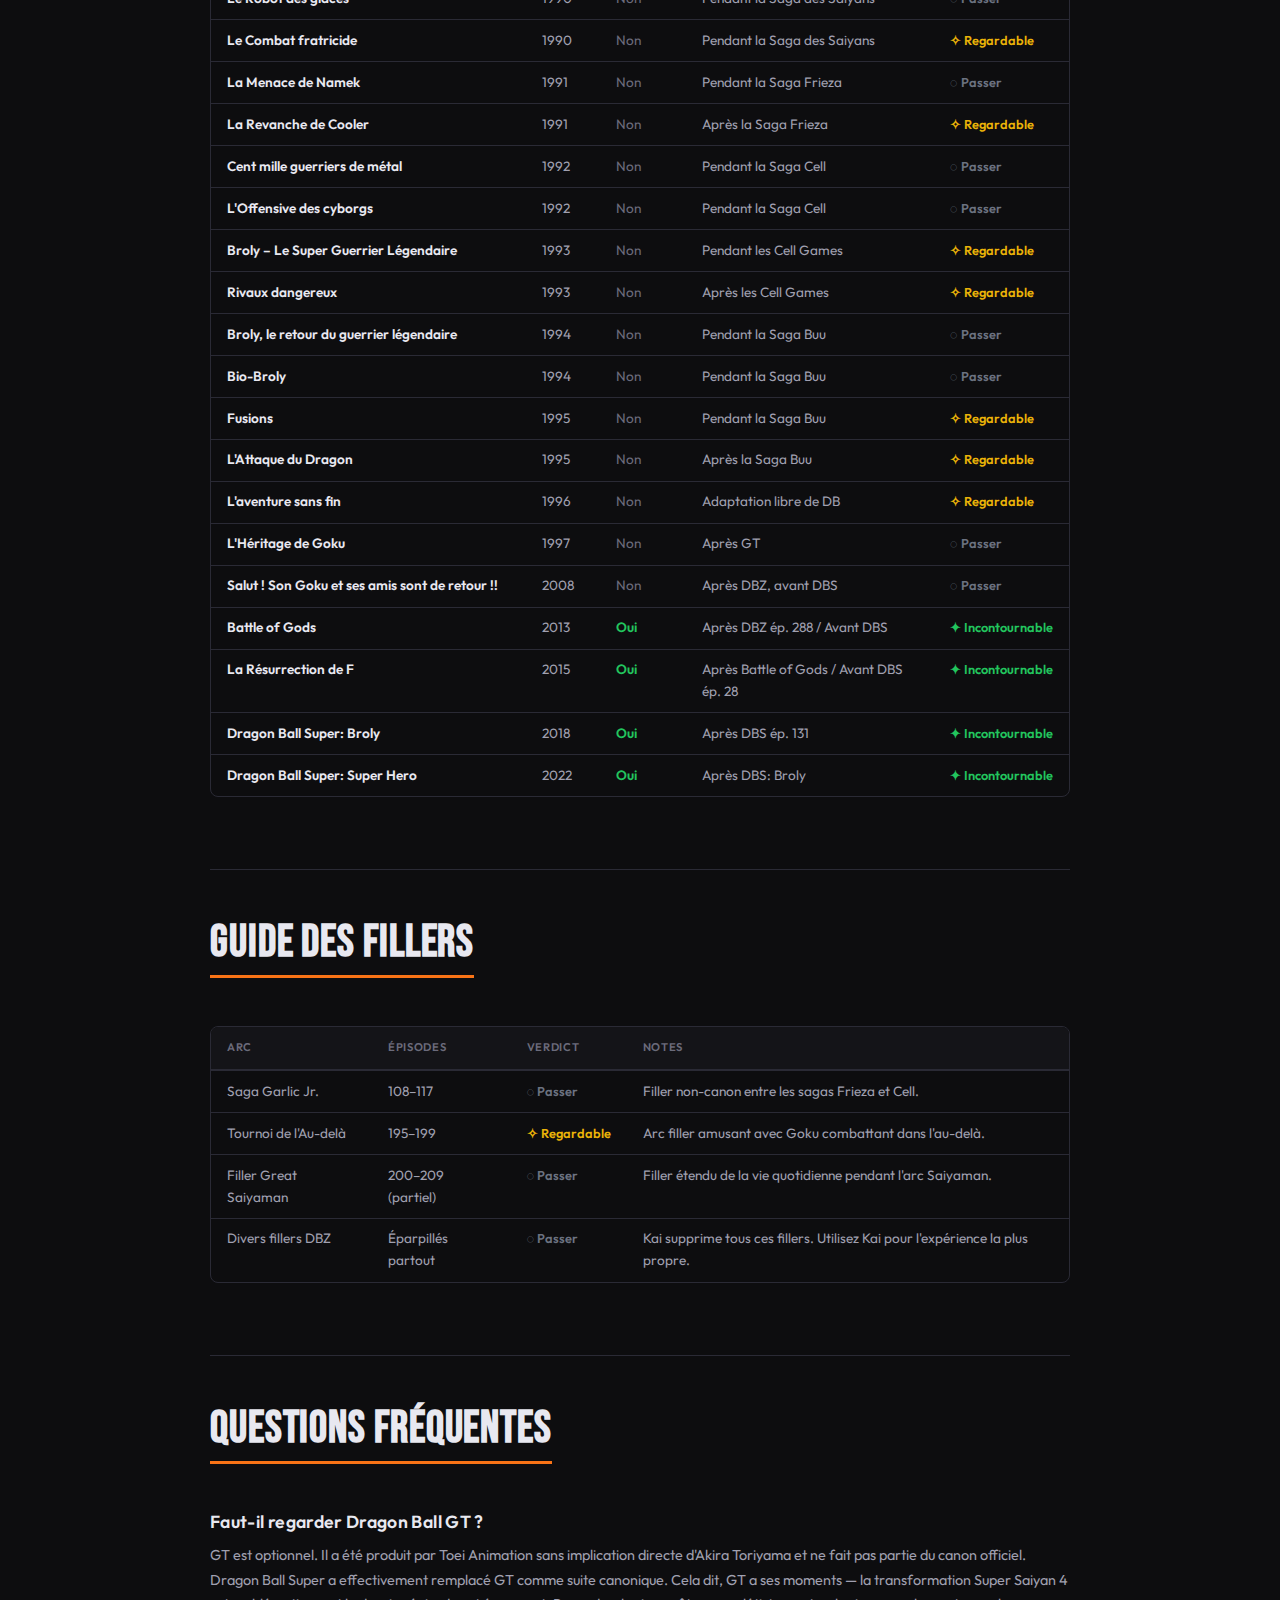
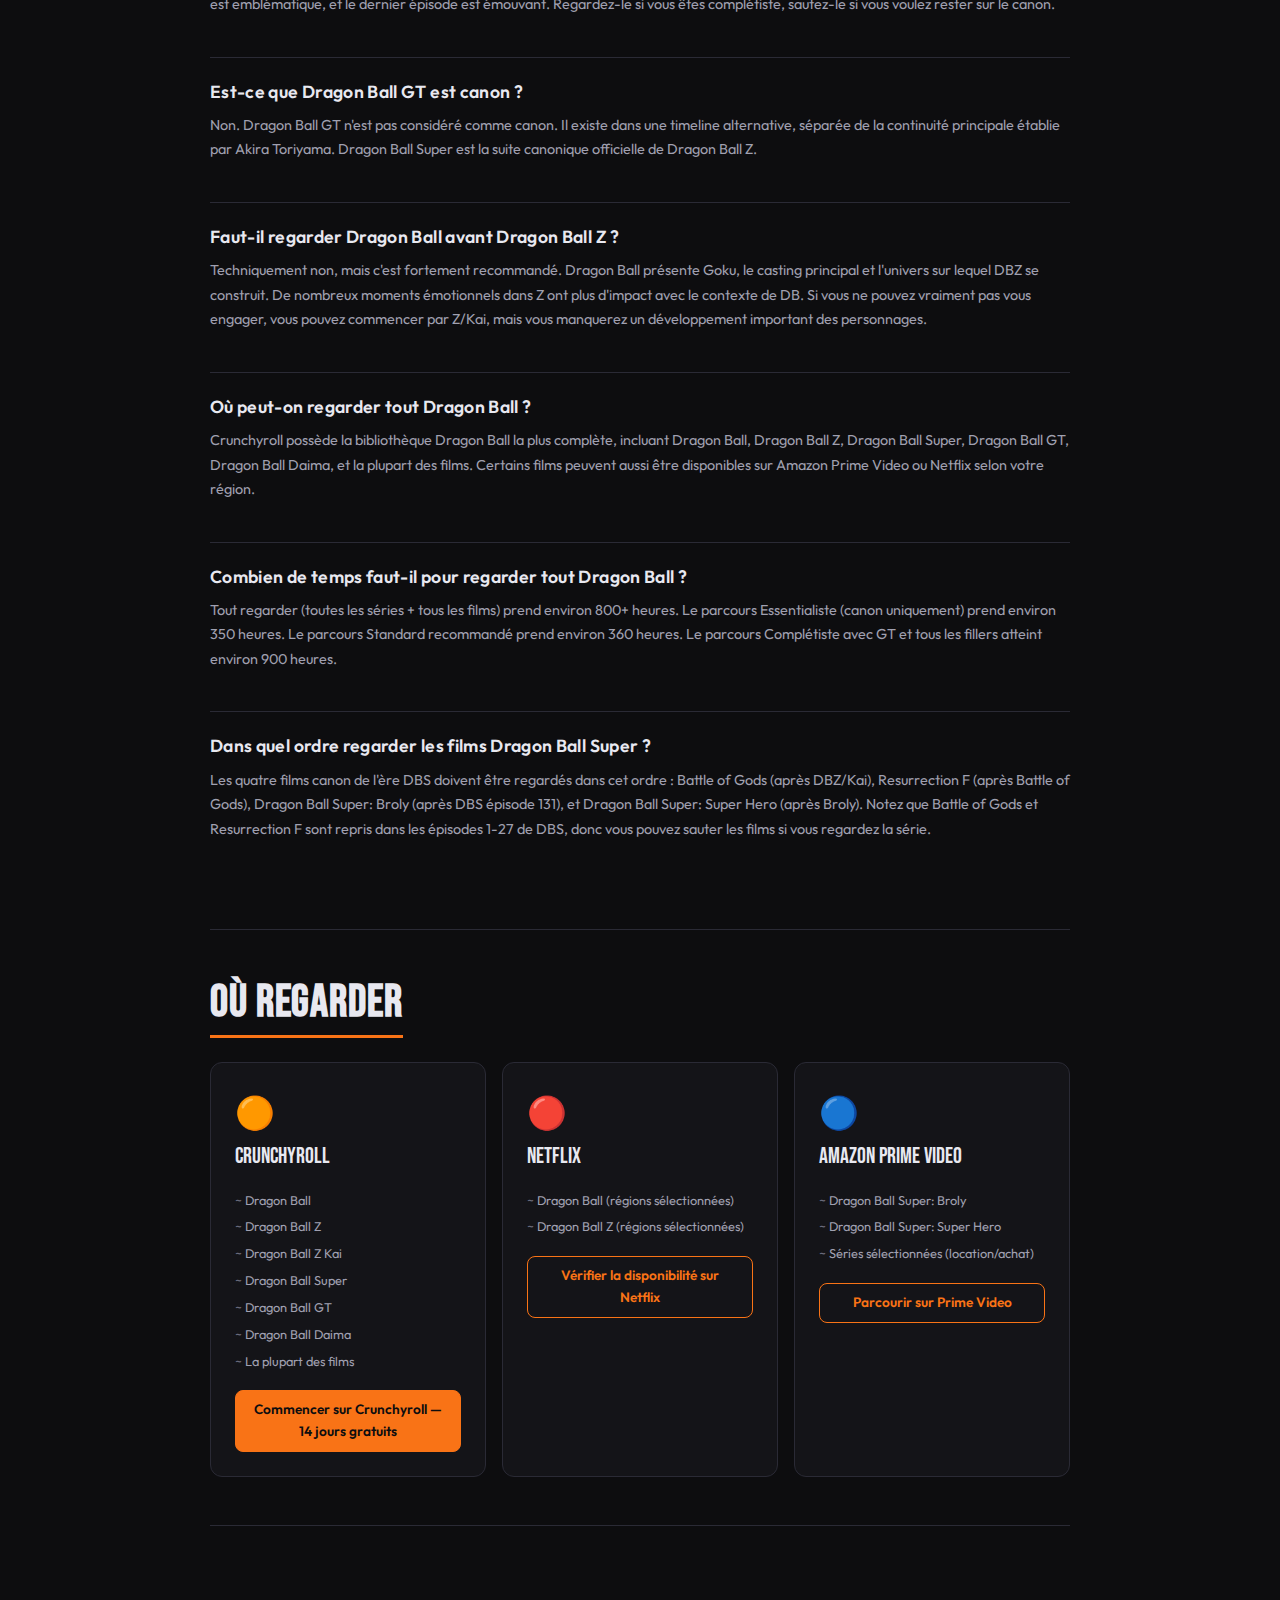
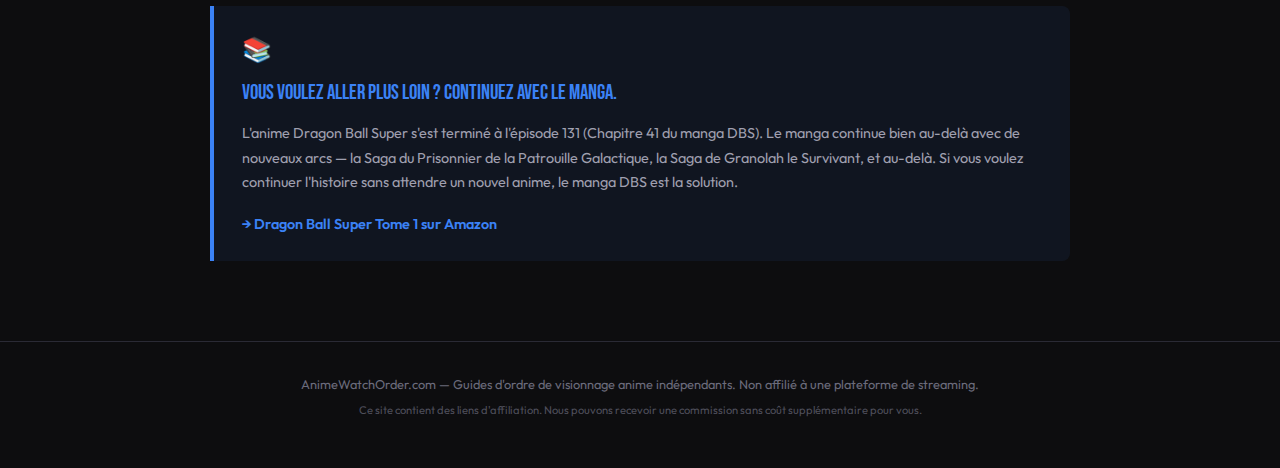
<file: fr/dragon-ball/index.html>
<!DOCTYPE html>
<html lang="fr">
<head>
  <meta charset="UTF-8">
  <meta name="viewport" content="width=device-width, initial-scale=1.0">
  <title>Dragon Ball Ordre de Visionnage : Guide Complet 2026 (Toutes les Séries + Films)</title>
  <meta name="description" content="L'ordre de visionnage complet de Dragon Ball avec 3 parcours : canon uniquement, standard ou complet. Toutes les séries, 23 films et guide des fillers. Mis à jour février 2026.">
  <link rel="canonical" href="https://animewatchorder.com/fr/dragon-ball/">
  <link rel="alternate" hreflang="en" href="https://animewatchorder.com/dragon-ball/">
  <link rel="alternate" hreflang="fr" href="https://animewatchorder.com/fr/dragon-ball/">
  <link rel="alternate" hreflang="x-default" href="https://animewatchorder.com/dragon-ball/">
  <link rel="preconnect" href="https://fonts.googleapis.com">
  <link rel="preconnect" href="https://fonts.gstatic.com" crossorigin>
  <link href="https://fonts.googleapis.com/css2?family=Bebas+Neue&family=Outfit:wght@400;500;600;700&display=swap" rel="stylesheet">
  <link rel="stylesheet" href="/assets/css/style.css">
  <script type="application/ld+json">
{
  "@context": "https://schema.org",
  "@type": "HowTo",
  "name": "Dragon Ball Guide d'Ordre de Visionnage",
  "description": "L'ordre de visionnage complet de Dragon Ball avec 3 parcours : canon uniquement, standard ou complet. Toutes les séries, 23 films et guide des fillers. Mis à jour février 2026.",
  "url": "https://animewatchorder.com/fr/dragon-ball/",
  "datePublished": "2026-02-12",
  "dateModified": "2026-02-12",
  "step": [
    {
      "@type": "HowToStep",
      "name": "Dragon Ball",
      "text": "Là où tout commence. Le voyage du jeune Goku des montagnes au Tournoi des Arts Martiaux."
    },
    {
      "@type": "HowToStep",
      "name": "Dragon Ball Z",
      "text": "Le DBZ original avec tous les arcs filler. Les parcours 1 & 2 devraient regarder Kai à la place."
    },
    {
      "@type": "HowToStep",
      "name": "Dragon Ball Z Kai",
      "text": "La façon définitive de regarder Z. Même histoire, aucun filler, meilleur rythme. Inclut Kai: The Final Chapters."
    },
    {
      "@type": "HowToStep",
      "name": "Battle of Gods",
      "text": "Introduit Beerus et Whis. Repris dans DBS épisodes 1-14, donc vous pouvez le passer si vous regardez Super."
    },
    {
      "@type": "HowToStep",
      "name": "Resurrection F",
      "text": "Le retour de Frieza. Aussi repris dans DBS épisodes 15-27. Même logique de saut."
    },
    {
      "@type": "HowToStep",
      "name": "Dragon Ball Super",
      "text": "La suite canonique. Saga Univers 6, Goku Black, Tournoi du Pouvoir. Visionnage essentiel."
    },
    {
      "@type": "HowToStep",
      "name": "Dragon Ball Super: Broly",
      "text": "Film canon. Réintroduit Broly dans la timeline officielle. Animation exceptionnelle."
    },
    {
      "@type": "HowToStep",
      "name": "Dragon Ball Super: Super Hero",
      "text": "Film canon centré sur Gohan et Piccolo. Introduit de nouvelles transformations."
    },
    {
      "@type": "HowToStep",
      "name": "Dragon Ball Daima",
      "text": "La dernière série canon. Une nouvelle aventure dans le Royaume des Démons avec des versions miniatures du casting."
    },
    {
      "@type": "HowToStep",
      "name": "Dragon Ball GT",
      "text": "Suite non-canon. Se déroule dans une timeline alternative. A ses fans, mais pas nécessaire pour l'histoire."
    }
  ]
}
  </script>
  <script type="application/ld+json">
{
  "@context": "https://schema.org",
  "@type": "FAQPage",
  "mainEntity": [
    {
      "@type": "Question",
      "name": "Faut-il regarder Dragon Ball GT ?",
      "acceptedAnswer": {
        "@type": "Answer",
        "text": "GT est optionnel. Il a été produit par Toei Animation sans implication directe d'Akira Toriyama et ne fait pas partie du canon officiel. Dragon Ball Super a effectivement remplacé GT comme suite canonique. Cela dit, GT a ses moments — la transformation Super Saiyan 4 est emblématique, et le dernier épisode est émouvant. Regardez-le si vous êtes complétiste, sautez-le si vous voulez rester sur le canon."
      }
    },
    {
      "@type": "Question",
      "name": "Est-ce que Dragon Ball GT est canon ?",
      "acceptedAnswer": {
        "@type": "Answer",
        "text": "Non. Dragon Ball GT n'est pas considéré comme canon. Il existe dans une timeline alternative, séparée de la continuité principale établie par Akira Toriyama. Dragon Ball Super est la suite canonique officielle de Dragon Ball Z."
      }
    },
    {
      "@type": "Question",
      "name": "Faut-il regarder Dragon Ball avant Dragon Ball Z ?",
      "acceptedAnswer": {
        "@type": "Answer",
        "text": "Techniquement non, mais c'est fortement recommandé. Dragon Ball présente Goku, le casting principal et l'univers sur lequel DBZ se construit. De nombreux moments émotionnels dans Z ont plus d'impact avec le contexte de DB. Si vous ne pouvez vraiment pas vous engager, vous pouvez commencer par Z/Kai, mais vous manquerez un développement important des personnages."
      }
    },
    {
      "@type": "Question",
      "name": "Où peut-on regarder tout Dragon Ball ?",
      "acceptedAnswer": {
        "@type": "Answer",
        "text": "Crunchyroll possède la bibliothèque Dragon Ball la plus complète, incluant Dragon Ball, Dragon Ball Z, Dragon Ball Super, Dragon Ball GT, Dragon Ball Daima, et la plupart des films. Certains films peuvent aussi être disponibles sur Amazon Prime Video ou Netflix selon votre région."
      }
    },
    {
      "@type": "Question",
      "name": "Combien de temps faut-il pour regarder tout Dragon Ball ?",
      "acceptedAnswer": {
        "@type": "Answer",
        "text": "Tout regarder (toutes les séries + tous les films) prend environ 800+ heures. Le parcours Essentialiste (canon uniquement) prend environ 350 heures. Le parcours Standard recommandé prend environ 360 heures. Le parcours Complétiste avec GT et tous les fillers atteint environ 900 heures."
      }
    },
    {
      "@type": "Question",
      "name": "Dans quel ordre regarder les films Dragon Ball Super ?",
      "acceptedAnswer": {
        "@type": "Answer",
        "text": "Les quatre films canon de l'ère DBS doivent être regardés dans cet ordre : Battle of Gods (après DBZ/Kai), Resurrection F (après Battle of Gods), Dragon Ball Super: Broly (après DBS épisode 131), et Dragon Ball Super: Super Hero (après Broly). Notez que Battle of Gods et Resurrection F sont repris dans les épisodes 1-27 de DBS, donc vous pouvez sauter les films si vous regardez la série."
      }
    }
  ]
}
  </script>
</head>
<body>
  <!-- Navigation -->
  <nav class="nav" aria-label="Main navigation">
    <div class="container nav__inner">
      <a href="/fr/" class="nav__logo">Anime<span>Watch</span>Order</a>
      <ul class="nav__links">
        <li><a href="/fr/">Accueil</a></li>
        <li><a href="/dragon-ball/" class="nav__lang">EN</a></li>
      </ul>
    </div>
  </nav>

  <main class="container">
    <!-- 1. Hero Section -->
    <section class="hero" id="hero">
      <span class="hero__tag">Shōnen · 6 Séries · 23 Films</span>
      <h1>Dragon Ball Ordre de Visionnage</h1>
      <div class="hero__meta">
        <div class="hero__meta-item">
          <span class="hero__meta-value">6</span>
          <span class="hero__meta-label">Séries</span>
        </div>
        <div class="hero__meta-item">
          <span class="hero__meta-value">23</span>
          <span class="hero__meta-label">Films</span>
        </div>
        <div class="hero__meta-item">
          <span class="hero__meta-value">800+</span>
          <span class="hero__meta-label">Heures</span>
        </div>
        <div class="hero__meta-item">
          <span class="hero__meta-value">Février 2026</span>
          <span class="hero__meta-label">Mis à jour</span>
        </div>
      </div>
      <p class="hero__intro">Dragon Ball est l'une des franchises les plus tentaculaires de l'histoire de l'anime. Six séries, 23 films, des timelines non-canon, et l'éternelle question — <em>GT ou pas GT ?</em> Ce guide démêle la confusion avec trois parcours clairs, le placement exact des films et une liste complète des fillers.</p>
    </section>

    <!-- 2. Quick Answer Box -->
    <section class="section" id="quick-answer">
      <div class="quick-answer">
        <div class="quick-answer__label">⚡ Réponse Rapide</div>
        <p class="quick-answer__text">Regardez dans cet ordre : <strong>Dragon Ball → Dragon Ball Z (ou Kai) → Dragon Ball Super → Dragon Ball Daima</strong>. Insérez <strong>Super: Broly</strong> juste après DBS épisode 131, puis <strong>Super Hero</strong> après. Ignorez <strong>GT</strong> sauf si vous voulez tout voir — c'est non-canon et se déroule dans une timeline alternative. Pour les films, seuls <strong>Battle of Gods</strong>, <strong>Resurrection F</strong>, <strong>Broly</strong> et <strong>Super Hero</strong> comptent vraiment.</p>
      </div>
    </section>

    <!-- 3. Watch Paths -->
    <section class="section" id="paths">
      <h2>Choisissez Votre Parcours</h2>
      <div class="paths-grid">
      <div class="path-card">
        
        <span class="path-card__icon">⚡</span>
        <div class="path-card__name">L'Essentialiste</div>
        <div class="path-card__subtitle">Canon uniquement, aucun filler</div>
        <p class="path-card__desc">Le parcours le plus direct. Seulement les séries canon et les 4 films canon. Vous sautez GT et évitez tous les fillers de Z.</p>
        <div class="path-card__meta">
          <span class="path-card__hours">~350 heures</span>
          DB + Kai + DBS + Daima + 4 films canon
        </div>
      </div>
      <div class="path-card path-card--recommended">
        <span class="path-card__badge">RECOMMANDÉ</span>
        <span class="path-card__icon">🎯</span>
        <div class="path-card__name">Le Standard</div>
        <div class="path-card__subtitle">Canon + meilleurs films — RECOMMANDÉ</div>
        <p class="path-card__desc">Le meilleur équilibre. L'expérience canon complète plus les films non-canon les plus appréciés. C'est ce qu'on recommande pour la plupart des spectateurs.</p>
        <div class="path-card__meta">
          <span class="path-card__hours">~360 heures</span>
          DB + Kai + DBS + Daima + films canon + films non-canon sélectionnés
        </div>
      </div>
      <div class="path-card">
        
        <span class="path-card__icon">🏆</span>
        <div class="path-card__name">Le Complétiste</div>
        <div class="path-card__subtitle">Tout, y compris GT et les fillers</div>
        <p class="path-card__desc">Vous voulez tout voir. Chaque épisode, chaque filler, chaque film, et oui — GT. Ce parcours est un engagement massif mais couvre chaque recoin de la franchise.</p>
        <div class="path-card__meta">
          <span class="path-card__hours">~900 heures</span>
          DB + DBZ (avec fillers) + DBS + GT + Daima + les 23 films
        </div>
      </div>
      </div>
    </section>

    <!-- 4. Main Timeline Table -->
    <section class="section" id="timeline">
      <h2>Chronologie Complète de Visionnage</h2>
      <div class="table-wrapper">
        <table class="timeline-table">
          <thead>
            <tr>
              <th>#</th>
              <th>Titre</th>
              <th>Type</th>
              <th>Épisodes / Durée</th>
              <th>Quand Regarder</th>
              <th>Parcours</th>
              <th>Verdict</th>
            </tr>
          </thead>
          <tbody>
        <tr>
          <td class="col-num">1</td>
          <td class="col-title">Dragon Ball<small>L'aventure originale</small></td>
          <td><span class="badge badge--canon">Canon</span></td>
          <td>153 épisodes</td>
          <td>Commencez ici</td>
          <td>Tous les parcours</td>
          <td><span class="verdict verdict--must-watch">✦ Incontournable</span></td>
        </tr>
        <tr>
          <td class="col-num">2</td>
          <td class="col-title">Dragon Ball Z<small>La saga Saiyan complète et au-delà</small></td>
          <td><span class="badge badge--mixed">Canon + Filler</span></td>
          <td>291 épisodes</td>
          <td>Après Dragon Ball</td>
          <td>Parcours 3 uniquement</td>
          <td><span class="verdict verdict--watchable">✧ Regardable</span></td>
        </tr>
        <tr class="row--recommended">
          <td class="col-num">2b</td>
          <td class="col-title">Dragon Ball Z Kai <span class="tag-recommended">RECOMMANDÉ</span><small>Z remasterisé, sans fillers</small></td>
          <td><span class="badge badge--canon">Canon</span></td>
          <td>159 épisodes</td>
          <td>Après Dragon Ball (remplace DBZ)</td>
          <td>Parcours 1 & 2</td>
          <td><span class="verdict verdict--must-watch">✦ Incontournable</span></td>
        </tr>
        <tr>
          <td class="col-num">3</td>
          <td class="col-title">Battle of Gods<small>Film de 2013</small></td>
          <td><span class="badge badge--film-canon">Film · Canon</span></td>
          <td>1h 25min</td>
          <td>Après DBZ ép. 288 / Kai</td>
          <td>Parcours 2 & 3</td>
          <td><span class="verdict verdict--watchable">✧ Regardable</span></td>
        </tr>
        <tr>
          <td class="col-num">4</td>
          <td class="col-title">Resurrection F<small>Film de 2015</small></td>
          <td><span class="badge badge--film-canon">Film · Canon</span></td>
          <td>1h 33min</td>
          <td>Après Battle of Gods</td>
          <td>Parcours 2 & 3</td>
          <td><span class="verdict verdict--watchable">✧ Regardable</span></td>
        </tr>
        <tr>
          <td class="col-num">5</td>
          <td class="col-title">Dragon Ball Super<small>La continuation canonique de l'histoire</small></td>
          <td><span class="badge badge--canon">Canon</span></td>
          <td>131 épisodes</td>
          <td>Après Resurrection F / Kai</td>
          <td>Tous les parcours</td>
          <td><span class="verdict verdict--must-watch">✦ Incontournable</span></td>
        </tr>
        <tr>
          <td class="col-num">6</td>
          <td class="col-title">Dragon Ball Super: Broly<small>Film de 2018</small></td>
          <td><span class="badge badge--film-canon">Film · Canon</span></td>
          <td>1h 40min</td>
          <td>Après DBS ép. 131</td>
          <td>Tous les parcours</td>
          <td><span class="verdict verdict--must-watch">✦ Incontournable</span></td>
        </tr>
        <tr>
          <td class="col-num">7</td>
          <td class="col-title">Dragon Ball Super: Super Hero<small>Film de 2022</small></td>
          <td><span class="badge badge--film-canon">Film · Canon</span></td>
          <td>1h 40min</td>
          <td>Après Broly</td>
          <td>Tous les parcours</td>
          <td><span class="verdict verdict--must-watch">✦ Incontournable</span></td>
        </tr>
        <tr>
          <td class="col-num">8</td>
          <td class="col-title">Dragon Ball Daima<small>Série de 2024</small></td>
          <td><span class="badge badge--canon">Canon</span></td>
          <td>20 épisodes</td>
          <td>Après Super Hero</td>
          <td>Tous les parcours</td>
          <td><span class="verdict verdict--must-watch">✦ Incontournable</span></td>
        </tr>
        <tr>
          <td class="col-num">9</td>
          <td class="col-title">Dragon Ball GT<small>La suite non-canon</small></td>
          <td><span class="badge badge--non-canon">Non-Canon</span></td>
          <td>64 épisodes</td>
          <td>Après DBS (optionnel)</td>
          <td>Parcours 3 uniquement</td>
          <td><span class="verdict verdict--skip">◌ Passer</span></td>
        </tr>
          </tbody>
        </table>
      </div>
    </section>

    <!-- 5. Films Section -->
    <section class="section" id="films">
      <h2>Guide Complet des Films</h2>
      <div class="table-wrapper">
        <table class="films-table">
          <thead>
            <tr>
              <th>Titre</th>
              <th>Année</th>
              <th>Canon ?</th>
              <th>Placement</th>
              <th>Verdict</th>
            </tr>
          </thead>
          <tbody>
        <tr>
          <td class="film-title">La Légende de Shenron</td>
          <td>1986</td>
          <td class="film-canon-no">Non</td>
          <td>Adaptation libre du début de DB</td>
          <td><span class="verdict verdict--skip">◌ Passer</span></td>
        </tr>
        <tr>
          <td class="film-title">La Princesse endormie dans le château démoniaque</td>
          <td>1987</td>
          <td class="film-canon-no">Non</td>
          <td>Pendant le début de Dragon Ball</td>
          <td><span class="verdict verdict--skip">◌ Passer</span></td>
        </tr>
        <tr>
          <td class="film-title">L'Aventure mystique</td>
          <td>1988</td>
          <td class="film-canon-no">Non</td>
          <td>Adaptation libre de la saga Tenshinhan</td>
          <td><span class="verdict verdict--skip">◌ Passer</span></td>
        </tr>
        <tr>
          <td class="film-title">À la poursuite de Garlic</td>
          <td>1989</td>
          <td class="film-canon-no">Non</td>
          <td>Avant DBZ</td>
          <td><span class="verdict verdict--watchable">✧ Regardable</span></td>
        </tr>
        <tr>
          <td class="film-title">Le Robot des glaces</td>
          <td>1990</td>
          <td class="film-canon-no">Non</td>
          <td>Pendant la Saga des Saiyans</td>
          <td><span class="verdict verdict--skip">◌ Passer</span></td>
        </tr>
        <tr>
          <td class="film-title">Le Combat fratricide</td>
          <td>1990</td>
          <td class="film-canon-no">Non</td>
          <td>Pendant la Saga des Saiyans</td>
          <td><span class="verdict verdict--watchable">✧ Regardable</span></td>
        </tr>
        <tr>
          <td class="film-title">La Menace de Namek</td>
          <td>1991</td>
          <td class="film-canon-no">Non</td>
          <td>Pendant la Saga Frieza</td>
          <td><span class="verdict verdict--skip">◌ Passer</span></td>
        </tr>
        <tr>
          <td class="film-title">La Revanche de Cooler</td>
          <td>1991</td>
          <td class="film-canon-no">Non</td>
          <td>Après la Saga Frieza</td>
          <td><span class="verdict verdict--watchable">✧ Regardable</span></td>
        </tr>
        <tr>
          <td class="film-title">Cent mille guerriers de métal</td>
          <td>1992</td>
          <td class="film-canon-no">Non</td>
          <td>Pendant la Saga Cell</td>
          <td><span class="verdict verdict--skip">◌ Passer</span></td>
        </tr>
        <tr>
          <td class="film-title">L'Offensive des cyborgs</td>
          <td>1992</td>
          <td class="film-canon-no">Non</td>
          <td>Pendant la Saga Cell</td>
          <td><span class="verdict verdict--skip">◌ Passer</span></td>
        </tr>
        <tr>
          <td class="film-title">Broly – Le Super Guerrier Légendaire</td>
          <td>1993</td>
          <td class="film-canon-no">Non</td>
          <td>Pendant les Cell Games</td>
          <td><span class="verdict verdict--watchable">✧ Regardable</span></td>
        </tr>
        <tr>
          <td class="film-title">Rivaux dangereux</td>
          <td>1993</td>
          <td class="film-canon-no">Non</td>
          <td>Après les Cell Games</td>
          <td><span class="verdict verdict--watchable">✧ Regardable</span></td>
        </tr>
        <tr>
          <td class="film-title">Broly, le retour du guerrier légendaire</td>
          <td>1994</td>
          <td class="film-canon-no">Non</td>
          <td>Pendant la Saga Buu</td>
          <td><span class="verdict verdict--skip">◌ Passer</span></td>
        </tr>
        <tr>
          <td class="film-title">Bio-Broly</td>
          <td>1994</td>
          <td class="film-canon-no">Non</td>
          <td>Pendant la Saga Buu</td>
          <td><span class="verdict verdict--skip">◌ Passer</span></td>
        </tr>
        <tr>
          <td class="film-title">Fusions</td>
          <td>1995</td>
          <td class="film-canon-no">Non</td>
          <td>Pendant la Saga Buu</td>
          <td><span class="verdict verdict--watchable">✧ Regardable</span></td>
        </tr>
        <tr>
          <td class="film-title">L'Attaque du Dragon</td>
          <td>1995</td>
          <td class="film-canon-no">Non</td>
          <td>Après la Saga Buu</td>
          <td><span class="verdict verdict--watchable">✧ Regardable</span></td>
        </tr>
        <tr>
          <td class="film-title">L'aventure sans fin</td>
          <td>1996</td>
          <td class="film-canon-no">Non</td>
          <td>Adaptation libre de DB</td>
          <td><span class="verdict verdict--watchable">✧ Regardable</span></td>
        </tr>
        <tr>
          <td class="film-title">L'Héritage de Goku</td>
          <td>1997</td>
          <td class="film-canon-no">Non</td>
          <td>Après GT</td>
          <td><span class="verdict verdict--skip">◌ Passer</span></td>
        </tr>
        <tr>
          <td class="film-title">Salut ! Son Goku et ses amis sont de retour !!</td>
          <td>2008</td>
          <td class="film-canon-no">Non</td>
          <td>Après DBZ, avant DBS</td>
          <td><span class="verdict verdict--skip">◌ Passer</span></td>
        </tr>
        <tr>
          <td class="film-title">Battle of Gods</td>
          <td>2013</td>
          <td class="film-canon-yes">Oui</td>
          <td>Après DBZ ép. 288 / Avant DBS</td>
          <td><span class="verdict verdict--must-watch">✦ Incontournable</span></td>
        </tr>
        <tr>
          <td class="film-title">La Résurrection de F</td>
          <td>2015</td>
          <td class="film-canon-yes">Oui</td>
          <td>Après Battle of Gods / Avant DBS ép. 28</td>
          <td><span class="verdict verdict--must-watch">✦ Incontournable</span></td>
        </tr>
        <tr>
          <td class="film-title">Dragon Ball Super: Broly</td>
          <td>2018</td>
          <td class="film-canon-yes">Oui</td>
          <td>Après DBS ép. 131</td>
          <td><span class="verdict verdict--must-watch">✦ Incontournable</span></td>
        </tr>
        <tr>
          <td class="film-title">Dragon Ball Super: Super Hero</td>
          <td>2022</td>
          <td class="film-canon-yes">Oui</td>
          <td>Après DBS: Broly</td>
          <td><span class="verdict verdict--must-watch">✦ Incontournable</span></td>
        </tr>
          </tbody>
        </table>
      </div>
    </section>

    <!-- 6. Fillers Section -->
    <section class="section" id="fillers">
      <h2>Guide des Fillers</h2>
      <div class="table-wrapper">
        <table class="fillers-table">
          <thead>
            <tr>
              <th>Arc</th>
              <th>Épisodes</th>
              <th>Verdict</th>
              <th>Notes</th>
            </tr>
          </thead>
          <tbody>
        <tr>
          <td>Saga Garlic Jr.</td>
          <td>108–117</td>
          <td><span class="verdict verdict--skip">◌ Passer</span></td>
          <td>Filler non-canon entre les sagas Frieza et Cell.</td>
        </tr>
        <tr>
          <td>Tournoi de l'Au-delà</td>
          <td>195–199</td>
          <td><span class="verdict verdict--watchable">✧ Regardable</span></td>
          <td>Arc filler amusant avec Goku combattant dans l'au-delà.</td>
        </tr>
        <tr>
          <td>Filler Great Saiyaman</td>
          <td>200–209 (partiel)</td>
          <td><span class="verdict verdict--skip">◌ Passer</span></td>
          <td>Filler étendu de la vie quotidienne pendant l'arc Saiyaman.</td>
        </tr>
        <tr>
          <td>Divers fillers DBZ</td>
          <td>Éparpillés partout</td>
          <td><span class="verdict verdict--skip">◌ Passer</span></td>
          <td>Kai supprime tous ces fillers. Utilisez Kai pour l'expérience la plus propre.</td>
        </tr>
          </tbody>
        </table>
      </div>
    </section>

    <!-- 7. FAQ Section -->
    <section class="section" id="faq">
      <h2>Questions Fréquentes</h2>
      <div class="faq-item">
        <h3>Faut-il regarder Dragon Ball GT ?</h3>
        <p>GT est optionnel. Il a été produit par Toei Animation sans implication directe d'Akira Toriyama et ne fait pas partie du canon officiel. Dragon Ball Super a effectivement remplacé GT comme suite canonique. Cela dit, GT a ses moments — la transformation Super Saiyan 4 est emblématique, et le dernier épisode est émouvant. Regardez-le si vous êtes complétiste, sautez-le si vous voulez rester sur le canon.</p>
      </div>
      <div class="faq-item">
        <h3>Est-ce que Dragon Ball GT est canon ?</h3>
        <p>Non. Dragon Ball GT n'est pas considéré comme canon. Il existe dans une timeline alternative, séparée de la continuité principale établie par Akira Toriyama. Dragon Ball Super est la suite canonique officielle de Dragon Ball Z.</p>
      </div>
      <div class="faq-item">
        <h3>Faut-il regarder Dragon Ball avant Dragon Ball Z ?</h3>
        <p>Techniquement non, mais c'est fortement recommandé. Dragon Ball présente Goku, le casting principal et l'univers sur lequel DBZ se construit. De nombreux moments émotionnels dans Z ont plus d'impact avec le contexte de DB. Si vous ne pouvez vraiment pas vous engager, vous pouvez commencer par Z/Kai, mais vous manquerez un développement important des personnages.</p>
      </div>
      <div class="faq-item">
        <h3>Où peut-on regarder tout Dragon Ball ?</h3>
        <p>Crunchyroll possède la bibliothèque Dragon Ball la plus complète, incluant Dragon Ball, Dragon Ball Z, Dragon Ball Super, Dragon Ball GT, Dragon Ball Daima, et la plupart des films. Certains films peuvent aussi être disponibles sur Amazon Prime Video ou Netflix selon votre région.</p>
      </div>
      <div class="faq-item">
        <h3>Combien de temps faut-il pour regarder tout Dragon Ball ?</h3>
        <p>Tout regarder (toutes les séries + tous les films) prend environ 800+ heures. Le parcours Essentialiste (canon uniquement) prend environ 350 heures. Le parcours Standard recommandé prend environ 360 heures. Le parcours Complétiste avec GT et tous les fillers atteint environ 900 heures.</p>
      </div>
      <div class="faq-item">
        <h3>Dans quel ordre regarder les films Dragon Ball Super ?</h3>
        <p>Les quatre films canon de l'ère DBS doivent être regardés dans cet ordre : Battle of Gods (après DBZ/Kai), Resurrection F (après Battle of Gods), Dragon Ball Super: Broly (après DBS épisode 131), et Dragon Ball Super: Super Hero (après Broly). Notez que Battle of Gods et Resurrection F sont repris dans les épisodes 1-27 de DBS, donc vous pouvez sauter les films si vous regardez la série.</p>
      </div>
    </section>

    <!-- 8. Streaming Platforms -->
    <section class="section" id="streaming">
      <h2>Où Regarder</h2>
      <div class="streaming-grid">
      <div class="streaming-card">
        <span class="streaming-card__icon">🟠</span>
        <div class="streaming-card__name">Crunchyroll</div>
        <ul class="streaming-card__list">
            <li>Dragon Ball</li>
            <li>Dragon Ball Z</li>
            <li>Dragon Ball Z Kai</li>
            <li>Dragon Ball Super</li>
            <li>Dragon Ball GT</li>
            <li>Dragon Ball Daima</li>
            <li>La plupart des films</li>
        </ul>
        <a href="https://www.crunchyroll.com/?utm_source=animewatchorder&utm_medium=affiliate" class="streaming-card__cta streaming-card__cta--primary" target="_blank" rel="noopener noreferrer nofollow">Commencer sur Crunchyroll — 14 jours gratuits</a>
      </div>
      <div class="streaming-card">
        <span class="streaming-card__icon">🔴</span>
        <div class="streaming-card__name">Netflix</div>
        <ul class="streaming-card__list">
            <li>Dragon Ball (régions sélectionnées)</li>
            <li>Dragon Ball Z (régions sélectionnées)</li>
        </ul>
        <a href="https://www.netflix.com/" class="streaming-card__cta " target="_blank" rel="noopener noreferrer nofollow">Vérifier la disponibilité sur Netflix</a>
      </div>
      <div class="streaming-card">
        <span class="streaming-card__icon">🔵</span>
        <div class="streaming-card__name">Amazon Prime Video</div>
        <ul class="streaming-card__list">
            <li>Dragon Ball Super: Broly</li>
            <li>Dragon Ball Super: Super Hero</li>
            <li>Séries sélectionnées (location/achat)</li>
        </ul>
        <a href="https://www.amazon.fr/gp/video/storefront?tag=YOURAFFID" class="streaming-card__cta " target="_blank" rel="noopener noreferrer nofollow">Parcourir sur Prime Video</a>
      </div>
      </div>
    </section>

    <!-- 9. Manga Continuation Box -->
    <section class="section" id="manga">
      <div class="manga-box">
        <span class="manga-box__icon">📚</span>
        <div class="manga-box__title">Vous voulez aller plus loin ? Continuez avec le manga.</div>
        <p class="manga-box__desc">L'anime Dragon Ball Super s'est terminé à l'épisode 131 (Chapitre 41 du manga DBS). Le manga continue bien au-delà avec de nouveaux arcs — la Saga du Prisonnier de la Patrouille Galactique, la Saga de Granolah le Survivant, et au-delà. Si vous voulez continuer l'histoire sans attendre un nouvel anime, le manga DBS est la solution.</p>
        <a href="https://www.amazon.fr/dp/2344025871?tag=YOURAFFID" class="manga-box__link" target="_blank" rel="noopener noreferrer nofollow">→ Dragon Ball Super Tome 1 sur Amazon</a>
      </div>
    </section>
  </main>

  <!-- Footer -->
  <footer class="footer">
    <div class="container">
      <p class="footer__text">AnimeWatchOrder.com — Guides d'ordre de visionnage anime indépendants. Non affilié à une plateforme de streaming.</p>
      <p class="footer__affiliate">Ce site contient des liens d'affiliation. Nous pouvons recevoir une commission sans coût supplémentaire pour vous.</p>
    </div>
  </footer>
</body>
</html>
</file>
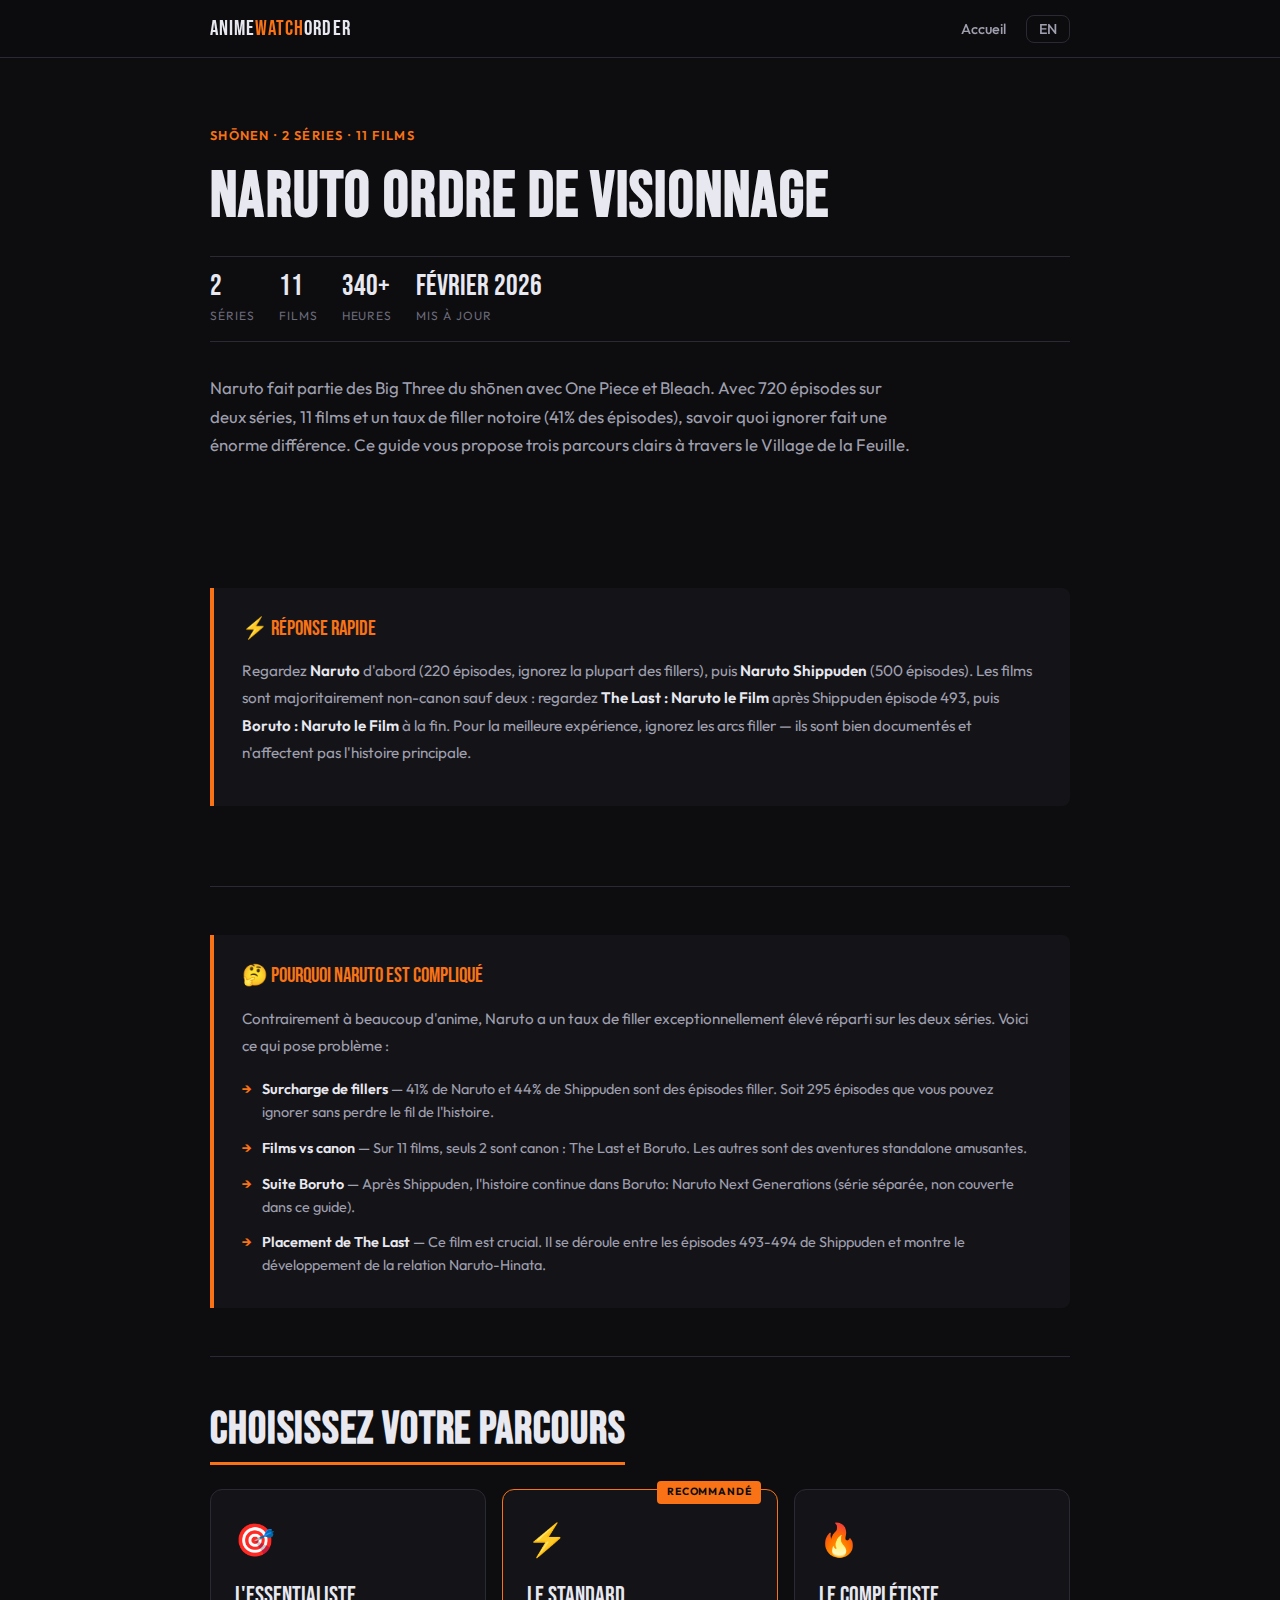
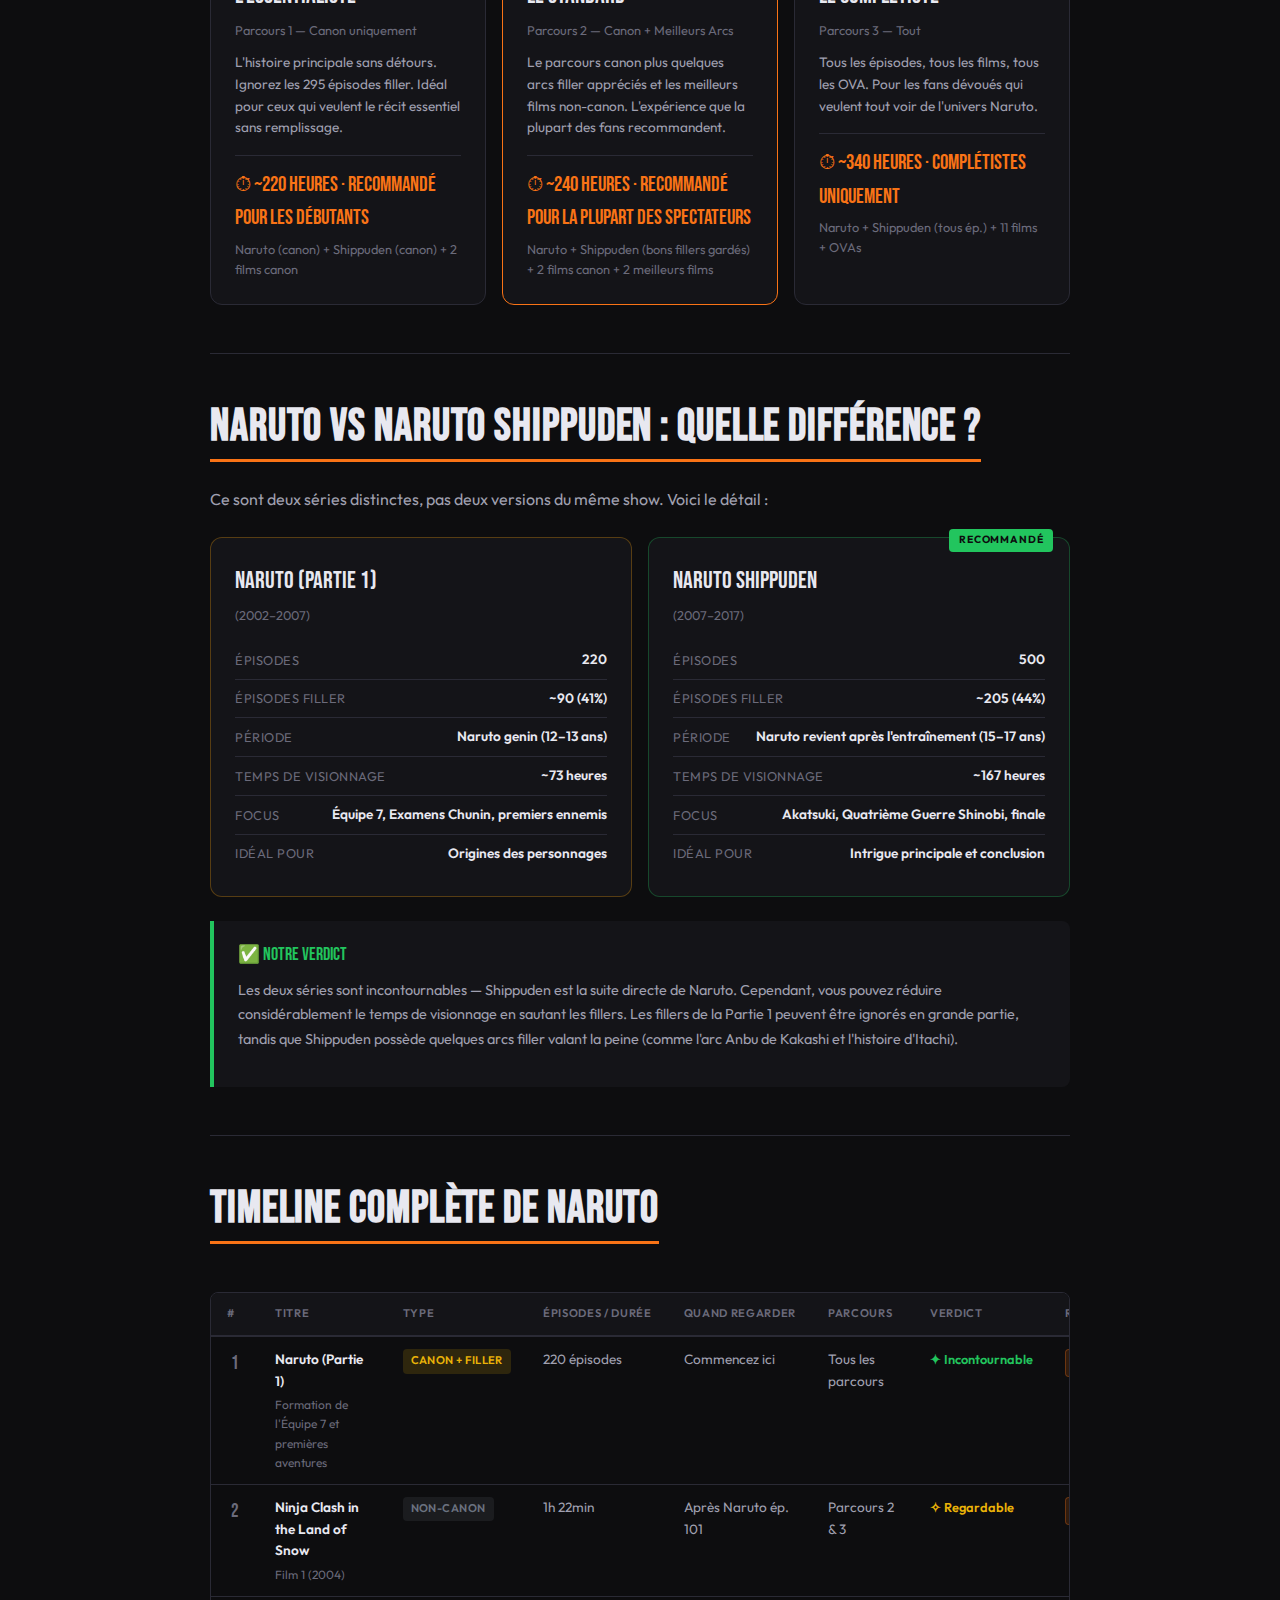
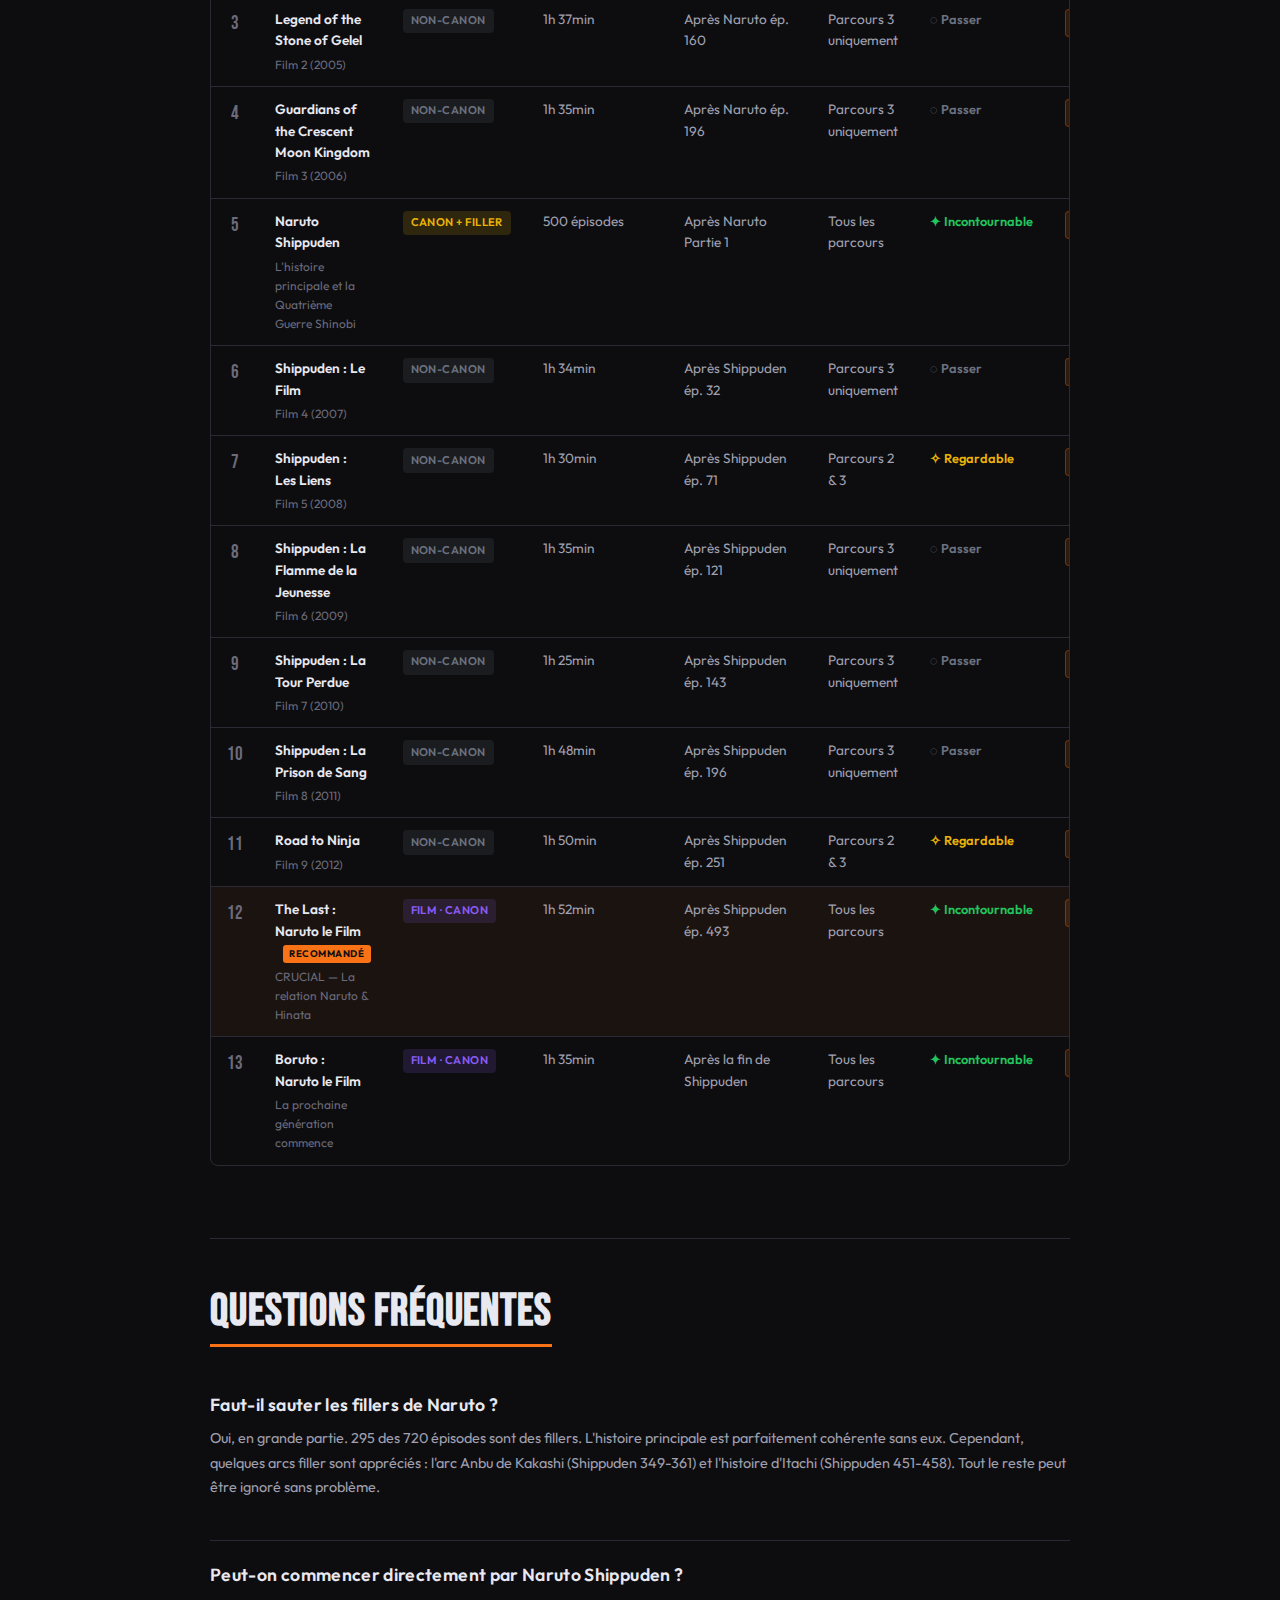
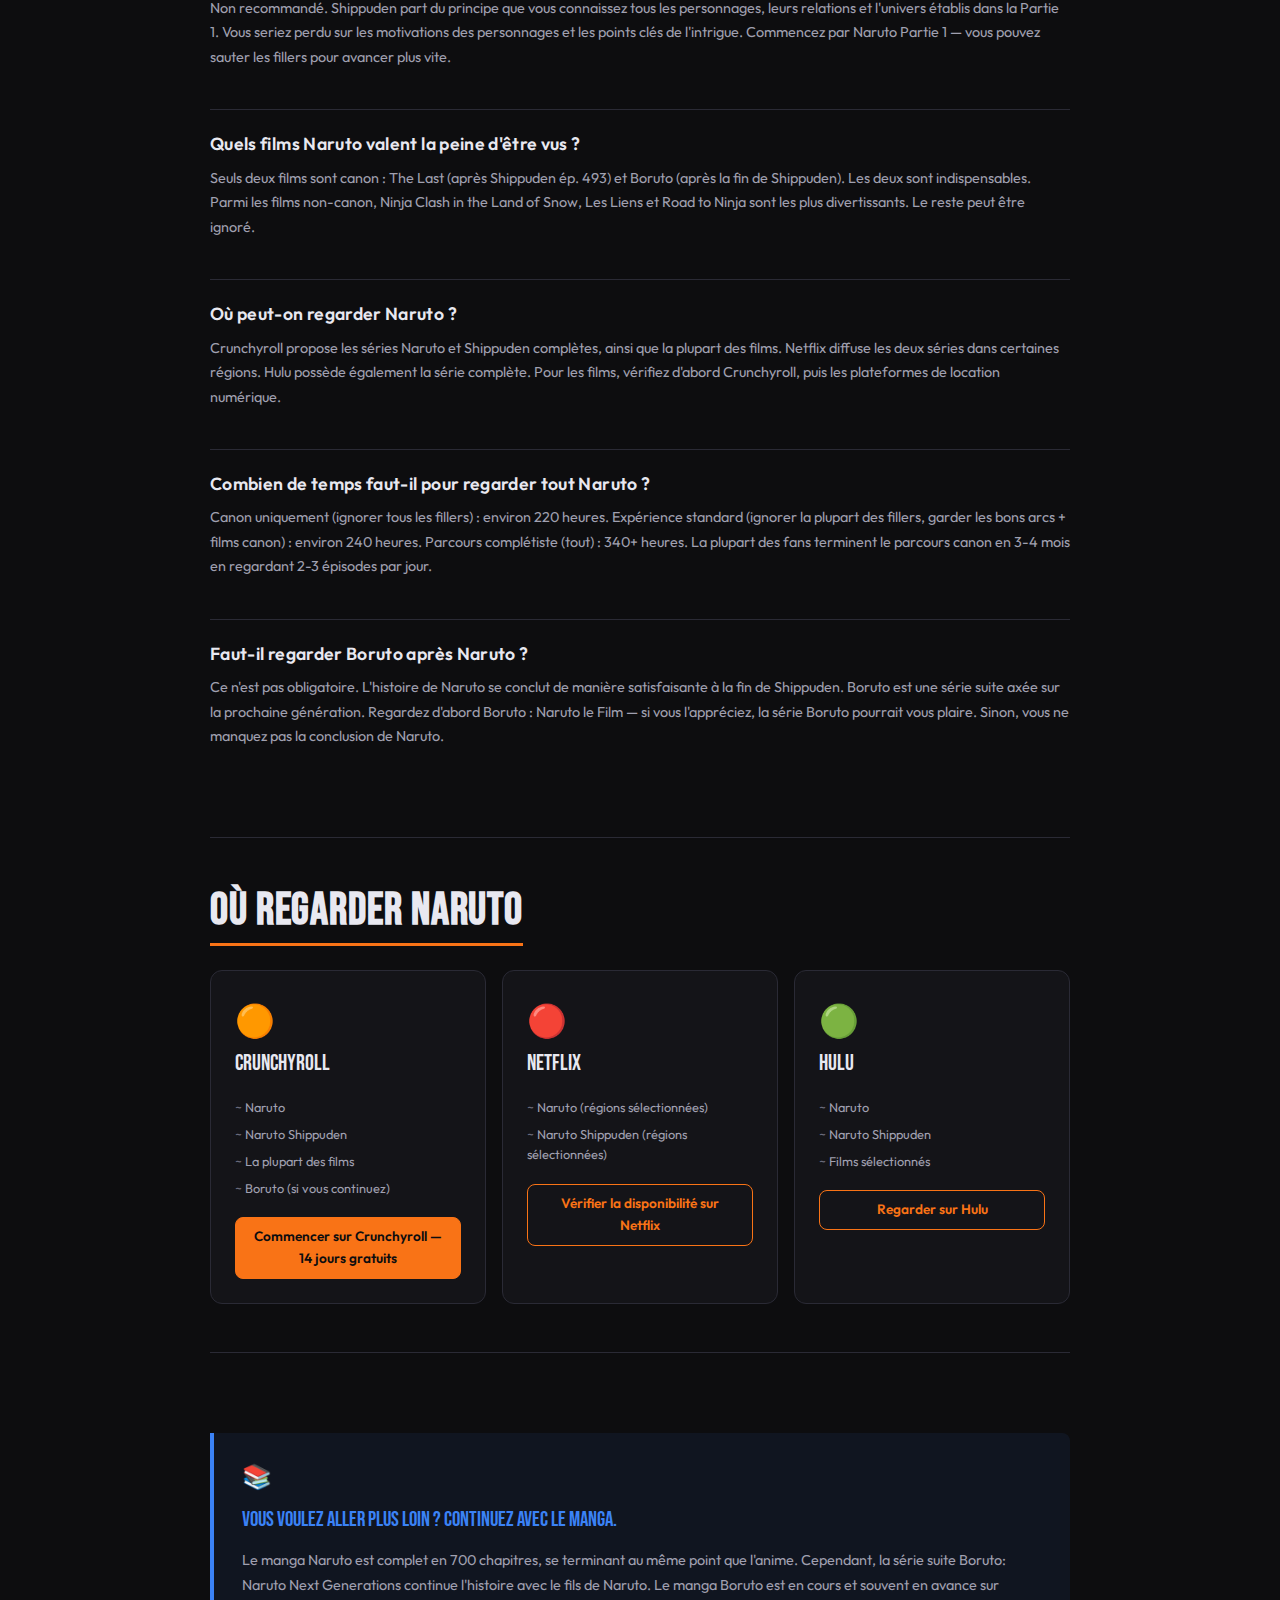
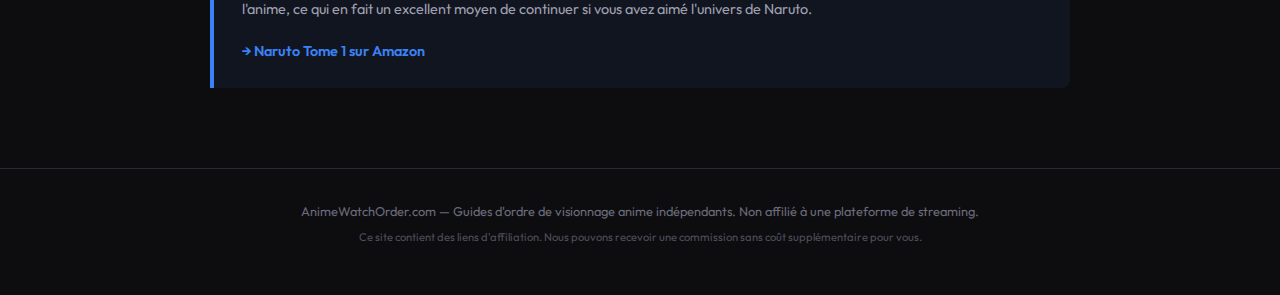
<file: fr/naruto/index.html>
<!DOCTYPE html>
<html lang="fr">
<head>
  <meta charset="UTF-8">
  <!-- Google Tag Manager -->
<script>(function(w,d,s,l,i){w[l]=w[l]||[];w[l].push({'gtm.start':
new Date().getTime(),event:'gtm.js'});var f=d.getElementsByTagName(s)[0],
j=d.createElement(s),dl=l!='dataLayer'?'&l='+l:'';j.async=true;j.src=
'https://www.googletagmanager.com/gtm.js?id='+i+dl;f.parentNode.insertBefore(j,f);
})(window,document,'script','dataLayer','GTM-TJ84SLJX');</script>
<!-- End Google Tag Manager -->
  <meta name="viewport" content="width=device-width, initial-scale=1.0">
  <title>Naruto Ordre de Visionnage : Guide Complet 2026 (Naruto + Shippuden)</title>
  <meta name="description" content="L'ordre complet de Naruto. Naruto (220 ép) → Shippuden (500 ép) → 11 films. 3 parcours avec guide des fillers. Février 2026.">
  <link rel="canonical" href="https://animewatchorder.com/fr/naruto/">
  <link rel="alternate" hreflang="en" href="https://animewatchorder.com/naruto/">
  <link rel="alternate" hreflang="fr" href="https://animewatchorder.com/fr/naruto/">
  <link rel="alternate" hreflang="x-default" href="https://animewatchorder.com/naruto/">
  <link rel="preconnect" href="https://fonts.googleapis.com">
  <link rel="preconnect" href="https://fonts.gstatic.com" crossorigin>
  <link href="https://fonts.googleapis.com/css2?family=Bebas+Neue&family=Outfit:wght@400;500;600;700&display=swap" rel="stylesheet">
  <link rel="stylesheet" href="/assets/css/style.css">
  <script type="application/ld+json">
{
  "@context": "https://schema.org",
  "@type": "HowTo",
  "name": "Naruto Guide d'Ordre de Visionnage",
  "description": "L'ordre complet de Naruto. Naruto (220 ép) → Shippuden (500 ép) → 11 films. 3 parcours avec guide des fillers. Février 2026.",
  "url": "https://animewatchorder.com/fr/naruto/",
  "datePublished": "2026-02-12",
  "dateModified": "2026-02-12",
  "step": [
    {
      "@type": "HowToStep",
      "name": "Naruto (Partie 1)",
      "text": "La série originale. Établit tous les personnages principaux, le monde des ninjas et le rêve de Naruto de devenir Hokage."
    },
    {
      "@type": "HowToStep",
      "name": "Ninja Clash in the Land of Snow",
      "text": "L'Équipe 7 en mission pour protéger une princesse. Aventure standalone amusante."
    },
    {
      "@type": "HowToStep",
      "name": "Legend of the Stone of Gelel",
      "text": "Film standalone non-canon. À ignorer sans problème."
    },
    {
      "@type": "HowToStep",
      "name": "Guardians of the Crescent Moon Kingdom",
      "text": "Film standalone non-canon. À ignorer sans problème."
    },
    {
      "@type": "HowToStep",
      "name": "Naruto Shippuden",
      "text": "La suite directe. L'Akatsuki, l'Assaut de Pain, la Quatrième Guerre Shinobi et la confrontation finale de Naruto avec Sasuke."
    },
    {
      "@type": "HowToStep",
      "name": "Shippuden : Le Film",
      "text": "Film standalone non-canon. À ignorer."
    },
    {
      "@type": "HowToStep",
      "name": "Shippuden : Les Liens",
      "text": "L'un des meilleurs films non-canon. Met en scène Sasuke et une invasion de ninjas du ciel."
    },
    {
      "@type": "HowToStep",
      "name": "Shippuden : La Flamme de la Jeunesse",
      "text": "Film standalone non-canon. À ignorer."
    },
    {
      "@type": "HowToStep",
      "name": "Shippuden : La Tour Perdue",
      "text": "Film standalone non-canon. À ignorer."
    },
    {
      "@type": "HowToStep",
      "name": "Shippuden : La Prison de Sang",
      "text": "Film standalone non-canon. À ignorer."
    },
    {
      "@type": "HowToStep",
      "name": "Road to Ninja",
      "text": "Film non-canon apprécié des fans explorant une réalité alternative. À voir pour les fans de Naruto."
    },
    {
      "@type": "HowToStep",
      "name": "The Last : Naruto le Film",
      "text": "Film canon se déroulant entre les épisodes 493-494 de Shippuden. Essentiel pour l'arc romantique Naruto-Hinata."
    },
    {
      "@type": "HowToStep",
      "name": "Boruto : Naruto le Film",
      "text": "Film canon épilogue suivant le fils de Naruto, Boruto. À regarder après avoir terminé Shippuden en entier."
    }
  ]
}
  </script>
  <script type="application/ld+json">
{
  "@context": "https://schema.org",
  "@type": "FAQPage",
  "mainEntity": [
    {
      "@type": "Question",
      "name": "Faut-il sauter les fillers de Naruto ?",
      "acceptedAnswer": {
        "@type": "Answer",
        "text": "Oui, en grande partie. 295 des 720 épisodes sont des fillers. L'histoire principale est parfaitement cohérente sans eux. Cependant, quelques arcs filler sont appréciés : l'arc Anbu de Kakashi (Shippuden 349-361) et l'histoire d'Itachi (Shippuden 451-458). Tout le reste peut être ignoré sans problème."
      }
    },
    {
      "@type": "Question",
      "name": "Peut-on commencer directement par Naruto Shippuden ?",
      "acceptedAnswer": {
        "@type": "Answer",
        "text": "Non recommandé. Shippuden part du principe que vous connaissez tous les personnages, leurs relations et l'univers établis dans la Partie 1. Vous seriez perdu sur les motivations des personnages et les points clés de l'intrigue. Commencez par Naruto Partie 1 — vous pouvez sauter les fillers pour avancer plus vite."
      }
    },
    {
      "@type": "Question",
      "name": "Quels films Naruto valent la peine d'être vus ?",
      "acceptedAnswer": {
        "@type": "Answer",
        "text": "Seuls deux films sont canon : The Last (après Shippuden ép. 493) et Boruto (après la fin de Shippuden). Les deux sont indispensables. Parmi les films non-canon, Ninja Clash in the Land of Snow, Les Liens et Road to Ninja sont les plus divertissants. Le reste peut être ignoré."
      }
    },
    {
      "@type": "Question",
      "name": "Où peut-on regarder Naruto ?",
      "acceptedAnswer": {
        "@type": "Answer",
        "text": "Crunchyroll propose les séries Naruto et Shippuden complètes, ainsi que la plupart des films. Netflix diffuse les deux séries dans certaines régions. Hulu possède également la série complète. Pour les films, vérifiez d'abord Crunchyroll, puis les plateformes de location numérique."
      }
    },
    {
      "@type": "Question",
      "name": "Combien de temps faut-il pour regarder tout Naruto ?",
      "acceptedAnswer": {
        "@type": "Answer",
        "text": "Canon uniquement (ignorer tous les fillers) : environ 220 heures. Expérience standard (ignorer la plupart des fillers, garder les bons arcs + films canon) : environ 240 heures. Parcours complétiste (tout) : 340+ heures. La plupart des fans terminent le parcours canon en 3-4 mois en regardant 2-3 épisodes par jour."
      }
    },
    {
      "@type": "Question",
      "name": "Faut-il regarder Boruto après Naruto ?",
      "acceptedAnswer": {
        "@type": "Answer",
        "text": "Ce n'est pas obligatoire. L'histoire de Naruto se conclut de manière satisfaisante à la fin de Shippuden. Boruto est une série suite axée sur la prochaine génération. Regardez d'abord Boruto : Naruto le Film — si vous l'appréciez, la série Boruto pourrait vous plaire. Sinon, vous ne manquez pas la conclusion de Naruto."
      }
    }
  ]
}
  </script>
</head>
<body>
  <!-- Navigation -->
  <nav class="nav" aria-label="Main navigation">
    <div class="container nav__inner">
      <a href="/fr/" class="nav__logo">Anime<span>Watch</span>Order</a>
      <ul class="nav__links">
        <li><a href="/fr/">Accueil</a></li>
        <li><a href="/naruto/" class="nav__lang">EN</a></li>
      </ul>
    </div>
  </nav>

  <main class="container">
    <!-- 1. Hero Section -->
    <section class="hero" id="hero">
      <span class="hero__tag">Shōnen · 2 Séries · 11 Films</span>
      <h1>Naruto Ordre de Visionnage</h1>
      <div class="hero__meta">
        <div class="hero__meta-item">
          <span class="hero__meta-value">2</span>
          <span class="hero__meta-label">Séries</span>
        </div>
        <div class="hero__meta-item">
          <span class="hero__meta-value">11</span>
          <span class="hero__meta-label">Films</span>
        </div>
        <div class="hero__meta-item">
          <span class="hero__meta-value">340+</span>
          <span class="hero__meta-label">Heures</span>
        </div>
        <div class="hero__meta-item">
          <span class="hero__meta-value">Février 2026</span>
          <span class="hero__meta-label">Mis à jour</span>
        </div>
      </div>
      <p class="hero__intro">Naruto fait partie des Big Three du shōnen avec One Piece et Bleach. Avec 720 épisodes sur deux séries, 11 films et un taux de filler notoire (41% des épisodes), savoir quoi ignorer fait une énorme différence. Ce guide vous propose trois parcours clairs à travers le Village de la Feuille.</p>
    </section>

    <!-- 2. Quick Answer Box -->
    <section class="section" id="quick-answer">
      <div class="quick-answer">
        <div class="quick-answer__label">⚡ Réponse Rapide</div>
        <p class="quick-answer__text">Regardez <strong>Naruto</strong> d'abord (220 épisodes, ignorez la plupart des fillers), puis <strong>Naruto Shippuden</strong> (500 épisodes). Les films sont majoritairement non-canon sauf deux : regardez <strong>The Last : Naruto le Film</strong> après Shippuden épisode 493, puis <strong>Boruto : Naruto le Film</strong> à la fin. Pour la meilleure expérience, ignorez les arcs filler — ils sont bien documentés et n'affectent pas l'histoire principale.</p>
      </div>
    </section>

    <!-- 3. Why Dragon Ball Is Confusing -->
    <section class="section" id="why-confusing">
      <div class="info-box">
        <div class="info-box__label">🤔 Pourquoi Naruto Est Compliqué</div>
        <div class="info-box__text">Contrairement à beaucoup d'anime, Naruto a un taux de filler exceptionnellement élevé réparti sur les deux séries. Voici ce qui pose problème :<ul><li><strong>Surcharge de fillers</strong> — 41% de Naruto et 44% de Shippuden sont des épisodes filler. Soit 295 épisodes que vous pouvez ignorer sans perdre le fil de l'histoire.</li><li><strong>Films vs canon</strong> — Sur 11 films, seuls 2 sont canon : The Last et Boruto. Les autres sont des aventures standalone amusantes.</li><li><strong>Suite Boruto</strong> — Après Shippuden, l'histoire continue dans Boruto: Naruto Next Generations (série séparée, non couverte dans ce guide).</li><li><strong>Placement de The Last</strong> — Ce film est crucial. Il se déroule entre les épisodes 493-494 de Shippuden et montre le développement de la relation Naruto-Hinata.</li></ul></div>
      </div>
    </section>

    <!-- 4. Watch Paths -->
    <section class="section" id="paths">
      <h2>Choisissez Votre Parcours</h2>
      <div class="paths-grid">
      <div class="path-card">
        
        <span class="path-card__icon">🎯</span>
        <div class="path-card__name">L'Essentialiste</div>
        <div class="path-card__subtitle">Parcours 1 — Canon uniquement</div>
        <p class="path-card__desc">L'histoire principale sans détours. Ignorez les 295 épisodes filler. Idéal pour ceux qui veulent le récit essentiel sans remplissage.</p>
        <div class="path-card__meta">
          <span class="path-card__hours">⏱ ~220 heures · Recommandé pour les débutants</span>
          Naruto (canon) + Shippuden (canon) + 2 films canon
        </div>
      </div>
      <div class="path-card path-card--recommended">
        <span class="path-card__badge">RECOMMANDÉ</span>
        <span class="path-card__icon">⚡</span>
        <div class="path-card__name">Le Standard</div>
        <div class="path-card__subtitle">Parcours 2 — Canon + Meilleurs Arcs</div>
        <p class="path-card__desc">Le parcours canon plus quelques arcs filler appréciés et les meilleurs films non-canon. L'expérience que la plupart des fans recommandent.</p>
        <div class="path-card__meta">
          <span class="path-card__hours">⏱ ~240 heures · Recommandé pour la plupart des spectateurs</span>
          Naruto + Shippuden (bons fillers gardés) + 2 films canon + 2 meilleurs films
        </div>
      </div>
      <div class="path-card">
        
        <span class="path-card__icon">🔥</span>
        <div class="path-card__name">Le Complétiste</div>
        <div class="path-card__subtitle">Parcours 3 — Tout</div>
        <p class="path-card__desc">Tous les épisodes, tous les films, tous les OVA. Pour les fans dévoués qui veulent tout voir de l'univers Naruto.</p>
        <div class="path-card__meta">
          <span class="path-card__hours">⏱ ~340 heures · Complétistes uniquement</span>
          Naruto + Shippuden (tous ép.) + 11 films + OVAs
        </div>
      </div>
      </div>
    </section>

    <!-- 5. DBZ vs Kai Comparison -->
    <section class="section" id="compare">
      <h2>Naruto vs Naruto Shippuden : Quelle Différence ?</h2>
      <p class="section__intro">Ce sont deux séries distinctes, pas deux versions du même show. Voici le détail :</p>
      <div class="compare-grid">
      <div class="compare-card compare-card--orange">
        
        <div class="compare-card__title">Naruto (Partie 1)</div>
        <div class="compare-card__subtitle">(2002–2007)</div>
          <div class="compare-card__stat">
            <span class="compare-card__label">Épisodes</span>
            <span class="compare-card__value">220</span>
          </div>
          <div class="compare-card__stat">
            <span class="compare-card__label">Épisodes filler</span>
            <span class="compare-card__value">~90 (41%)</span>
          </div>
          <div class="compare-card__stat">
            <span class="compare-card__label">Période</span>
            <span class="compare-card__value">Naruto genin (12–13 ans)</span>
          </div>
          <div class="compare-card__stat">
            <span class="compare-card__label">Temps de visionnage</span>
            <span class="compare-card__value">~73 heures</span>
          </div>
          <div class="compare-card__stat">
            <span class="compare-card__label">Focus</span>
            <span class="compare-card__value">Équipe 7, Examens Chunin, premiers ennemis</span>
          </div>
          <div class="compare-card__stat">
            <span class="compare-card__label">Idéal pour</span>
            <span class="compare-card__value">Origines des personnages</span>
          </div>
      </div>
      <div class="compare-card compare-card--green">
        <span class="winner-tag">RECOMMANDÉ</span>
        <div class="compare-card__title">Naruto Shippuden</div>
        <div class="compare-card__subtitle">(2007–2017)</div>
          <div class="compare-card__stat">
            <span class="compare-card__label">Épisodes</span>
            <span class="compare-card__value">500</span>
          </div>
          <div class="compare-card__stat">
            <span class="compare-card__label">Épisodes filler</span>
            <span class="compare-card__value">~205 (44%)</span>
          </div>
          <div class="compare-card__stat">
            <span class="compare-card__label">Période</span>
            <span class="compare-card__value">Naruto revient après l'entraînement (15–17 ans)</span>
          </div>
          <div class="compare-card__stat">
            <span class="compare-card__label">Temps de visionnage</span>
            <span class="compare-card__value">~167 heures</span>
          </div>
          <div class="compare-card__stat">
            <span class="compare-card__label">Focus</span>
            <span class="compare-card__value">Akatsuki, Quatrième Guerre Shinobi, finale</span>
          </div>
          <div class="compare-card__stat">
            <span class="compare-card__label">Idéal pour</span>
            <span class="compare-card__value">Intrigue principale et conclusion</span>
          </div>
      </div>
      </div>
      <div class="verdict-box">
        <div class="verdict-box__label">✅ Notre Verdict</div>
        <p class="verdict-box__text">Les deux séries sont incontournables — Shippuden est la suite directe de Naruto. Cependant, vous pouvez réduire considérablement le temps de visionnage en sautant les fillers. Les fillers de la Partie 1 peuvent être ignorés en grande partie, tandis que Shippuden possède quelques arcs filler valant la peine (comme l'arc Anbu de Kakashi et l'histoire d'Itachi).</p>
      </div>
    </section>

    <!-- 6. Complete Dragon Ball Timeline -->
    <section class="section" id="timeline">
      <h2>Timeline Complète de Naruto</h2>
      <div class="table-wrapper">
        <table class="timeline-table">
          <thead>
            <tr>
              <th>#</th>
              <th>Titre</th>
              <th>Type</th>
              <th>Épisodes / Durée</th>
              <th>Quand Regarder</th>
              <th>Parcours</th>
              <th>Verdict</th>
              <th>Regarder</th>
            </tr>
          </thead>
          <tbody>
        <tr>
          <td class="col-num">1</td>
          <td class="col-title">Naruto (Partie 1)<small>Formation de l'Équipe 7 et premières aventures</small></td>
          <td><span class="badge badge--mixed">Canon + Filler</span></td>
          <td>220 épisodes</td>
          <td>Commencez ici</td>
          <td>Tous les parcours</td>
          <td><span class="verdict verdict--must-watch">✦ Incontournable</span></td>
          <td><a href="#" class="stream-link" rel="nofollow noopener" target="_blank">CR</a></td>
        </tr>
        <tr>
          <td class="col-num">2</td>
          <td class="col-title">Ninja Clash in the Land of Snow<small>Film 1 (2004)</small></td>
          <td><span class="badge badge--non-canon">Non-Canon</span></td>
          <td>1h 22min</td>
          <td>Après Naruto ép. 101</td>
          <td>Parcours 2 & 3</td>
          <td><span class="verdict verdict--watchable">✧ Regardable</span></td>
          <td><a href="#" class="stream-link" rel="nofollow noopener" target="_blank">CR</a></td>
        </tr>
        <tr>
          <td class="col-num">3</td>
          <td class="col-title">Legend of the Stone of Gelel<small>Film 2 (2005)</small></td>
          <td><span class="badge badge--non-canon">Non-Canon</span></td>
          <td>1h 37min</td>
          <td>Après Naruto ép. 160</td>
          <td>Parcours 3 uniquement</td>
          <td><span class="verdict verdict--skip">◌ Passer</span></td>
          <td><a href="#" class="stream-link" rel="nofollow noopener" target="_blank">CR</a></td>
        </tr>
        <tr>
          <td class="col-num">4</td>
          <td class="col-title">Guardians of the Crescent Moon Kingdom<small>Film 3 (2006)</small></td>
          <td><span class="badge badge--non-canon">Non-Canon</span></td>
          <td>1h 35min</td>
          <td>Après Naruto ép. 196</td>
          <td>Parcours 3 uniquement</td>
          <td><span class="verdict verdict--skip">◌ Passer</span></td>
          <td><a href="#" class="stream-link" rel="nofollow noopener" target="_blank">CR</a></td>
        </tr>
        <tr>
          <td class="col-num">5</td>
          <td class="col-title">Naruto Shippuden<small>L'histoire principale et la Quatrième Guerre Shinobi</small></td>
          <td><span class="badge badge--mixed">Canon + Filler</span></td>
          <td>500 épisodes</td>
          <td>Après Naruto Partie 1</td>
          <td>Tous les parcours</td>
          <td><span class="verdict verdict--must-watch">✦ Incontournable</span></td>
          <td><a href="#" class="stream-link" rel="nofollow noopener" target="_blank">CR</a></td>
        </tr>
        <tr>
          <td class="col-num">6</td>
          <td class="col-title">Shippuden : Le Film<small>Film 4 (2007)</small></td>
          <td><span class="badge badge--non-canon">Non-Canon</span></td>
          <td>1h 34min</td>
          <td>Après Shippuden ép. 32</td>
          <td>Parcours 3 uniquement</td>
          <td><span class="verdict verdict--skip">◌ Passer</span></td>
          <td><a href="#" class="stream-link" rel="nofollow noopener" target="_blank">CR</a></td>
        </tr>
        <tr>
          <td class="col-num">7</td>
          <td class="col-title">Shippuden : Les Liens<small>Film 5 (2008)</small></td>
          <td><span class="badge badge--non-canon">Non-Canon</span></td>
          <td>1h 30min</td>
          <td>Après Shippuden ép. 71</td>
          <td>Parcours 2 & 3</td>
          <td><span class="verdict verdict--watchable">✧ Regardable</span></td>
          <td><a href="#" class="stream-link" rel="nofollow noopener" target="_blank">CR</a></td>
        </tr>
        <tr>
          <td class="col-num">8</td>
          <td class="col-title">Shippuden : La Flamme de la Jeunesse<small>Film 6 (2009)</small></td>
          <td><span class="badge badge--non-canon">Non-Canon</span></td>
          <td>1h 35min</td>
          <td>Après Shippuden ép. 121</td>
          <td>Parcours 3 uniquement</td>
          <td><span class="verdict verdict--skip">◌ Passer</span></td>
          <td><a href="#" class="stream-link" rel="nofollow noopener" target="_blank">CR</a></td>
        </tr>
        <tr>
          <td class="col-num">9</td>
          <td class="col-title">Shippuden : La Tour Perdue<small>Film 7 (2010)</small></td>
          <td><span class="badge badge--non-canon">Non-Canon</span></td>
          <td>1h 25min</td>
          <td>Après Shippuden ép. 143</td>
          <td>Parcours 3 uniquement</td>
          <td><span class="verdict verdict--skip">◌ Passer</span></td>
          <td><a href="#" class="stream-link" rel="nofollow noopener" target="_blank">CR</a></td>
        </tr>
        <tr>
          <td class="col-num">10</td>
          <td class="col-title">Shippuden : La Prison de Sang<small>Film 8 (2011)</small></td>
          <td><span class="badge badge--non-canon">Non-Canon</span></td>
          <td>1h 48min</td>
          <td>Après Shippuden ép. 196</td>
          <td>Parcours 3 uniquement</td>
          <td><span class="verdict verdict--skip">◌ Passer</span></td>
          <td><a href="#" class="stream-link" rel="nofollow noopener" target="_blank">CR</a></td>
        </tr>
        <tr>
          <td class="col-num">11</td>
          <td class="col-title">Road to Ninja<small>Film 9 (2012)</small></td>
          <td><span class="badge badge--non-canon">Non-Canon</span></td>
          <td>1h 50min</td>
          <td>Après Shippuden ép. 251</td>
          <td>Parcours 2 & 3</td>
          <td><span class="verdict verdict--watchable">✧ Regardable</span></td>
          <td><a href="#" class="stream-link" rel="nofollow noopener" target="_blank">CR</a></td>
        </tr>
        <tr class="row--recommended">
          <td class="col-num">12</td>
          <td class="col-title">The Last : Naruto le Film <span class="tag-recommended">RECOMMANDÉ</span><small>CRUCIAL — La relation Naruto & Hinata</small></td>
          <td><span class="badge badge--film-canon">Film · Canon</span></td>
          <td>1h 52min</td>
          <td>Après Shippuden ép. 493</td>
          <td>Tous les parcours</td>
          <td><span class="verdict verdict--must-watch">✦ Incontournable</span></td>
          <td><a href="#" class="stream-link" rel="nofollow noopener" target="_blank">CR</a></td>
        </tr>
        <tr>
          <td class="col-num">13</td>
          <td class="col-title">Boruto : Naruto le Film<small>La prochaine génération commence</small></td>
          <td><span class="badge badge--film-canon">Film · Canon</span></td>
          <td>1h 35min</td>
          <td>Après la fin de Shippuden</td>
          <td>Tous les parcours</td>
          <td><span class="verdict verdict--must-watch">✦ Incontournable</span></td>
          <td><a href="#" class="stream-link" rel="nofollow noopener" target="_blank">CR</a></td>
        </tr>
          </tbody>
        </table>
      </div>
    </section>

    <!-- 7. FAQ Section -->
    <section class="section" id="faq">
      <h2>Questions Fréquentes</h2>
      <div class="faq-item">
        <h3>Faut-il sauter les fillers de Naruto ?</h3>
        <p>Oui, en grande partie. 295 des 720 épisodes sont des fillers. L'histoire principale est parfaitement cohérente sans eux. Cependant, quelques arcs filler sont appréciés : l'arc Anbu de Kakashi (Shippuden 349-361) et l'histoire d'Itachi (Shippuden 451-458). Tout le reste peut être ignoré sans problème.</p>
      </div>
      <div class="faq-item">
        <h3>Peut-on commencer directement par Naruto Shippuden ?</h3>
        <p>Non recommandé. Shippuden part du principe que vous connaissez tous les personnages, leurs relations et l'univers établis dans la Partie 1. Vous seriez perdu sur les motivations des personnages et les points clés de l'intrigue. Commencez par Naruto Partie 1 — vous pouvez sauter les fillers pour avancer plus vite.</p>
      </div>
      <div class="faq-item">
        <h3>Quels films Naruto valent la peine d'être vus ?</h3>
        <p>Seuls deux films sont canon : The Last (après Shippuden ép. 493) et Boruto (après la fin de Shippuden). Les deux sont indispensables. Parmi les films non-canon, Ninja Clash in the Land of Snow, Les Liens et Road to Ninja sont les plus divertissants. Le reste peut être ignoré.</p>
      </div>
      <div class="faq-item">
        <h3>Où peut-on regarder Naruto ?</h3>
        <p>Crunchyroll propose les séries Naruto et Shippuden complètes, ainsi que la plupart des films. Netflix diffuse les deux séries dans certaines régions. Hulu possède également la série complète. Pour les films, vérifiez d'abord Crunchyroll, puis les plateformes de location numérique.</p>
      </div>
      <div class="faq-item">
        <h3>Combien de temps faut-il pour regarder tout Naruto ?</h3>
        <p>Canon uniquement (ignorer tous les fillers) : environ 220 heures. Expérience standard (ignorer la plupart des fillers, garder les bons arcs + films canon) : environ 240 heures. Parcours complétiste (tout) : 340+ heures. La plupart des fans terminent le parcours canon en 3-4 mois en regardant 2-3 épisodes par jour.</p>
      </div>
      <div class="faq-item">
        <h3>Faut-il regarder Boruto après Naruto ?</h3>
        <p>Ce n'est pas obligatoire. L'histoire de Naruto se conclut de manière satisfaisante à la fin de Shippuden. Boruto est une série suite axée sur la prochaine génération. Regardez d'abord Boruto : Naruto le Film — si vous l'appréciez, la série Boruto pourrait vous plaire. Sinon, vous ne manquez pas la conclusion de Naruto.</p>
      </div>
    </section>

    <!-- 8. Streaming Platforms -->
    <section class="section" id="streaming">
      <h2>Où Regarder Naruto</h2>
      <div class="streaming-grid">
      <div class="streaming-card">
        <span class="streaming-card__icon">🟠</span>
        <div class="streaming-card__name">Crunchyroll</div>
        <ul class="streaming-card__list">
            <li>Naruto</li>
            <li>Naruto Shippuden</li>
            <li>La plupart des films</li>
            <li>Boruto (si vous continuez)</li>
        </ul>
        <a href="https://www.crunchyroll.com/?utm_source=animewatchorder&utm_medium=affiliate" class="streaming-card__cta streaming-card__cta--primary" target="_blank" rel="noopener noreferrer nofollow">Commencer sur Crunchyroll — 14 jours gratuits</a>
      </div>
      <div class="streaming-card">
        <span class="streaming-card__icon">🔴</span>
        <div class="streaming-card__name">Netflix</div>
        <ul class="streaming-card__list">
            <li>Naruto (régions sélectionnées)</li>
            <li>Naruto Shippuden (régions sélectionnées)</li>
        </ul>
        <a href="https://www.netflix.com/" class="streaming-card__cta " target="_blank" rel="noopener noreferrer nofollow">Vérifier la disponibilité sur Netflix</a>
      </div>
      <div class="streaming-card">
        <span class="streaming-card__icon">🟢</span>
        <div class="streaming-card__name">Hulu</div>
        <ul class="streaming-card__list">
            <li>Naruto</li>
            <li>Naruto Shippuden</li>
            <li>Films sélectionnés</li>
        </ul>
        <a href="https://www.hulu.com/" class="streaming-card__cta " target="_blank" rel="noopener noreferrer nofollow">Regarder sur Hulu</a>
      </div>
      </div>
    </section>

    <!-- 9. Manga Continuation Box -->
    <section class="section" id="manga">
      <div class="manga-box">
        <span class="manga-box__icon">📚</span>
        <div class="manga-box__title">Vous voulez aller plus loin ? Continuez avec le manga.</div>
        <p class="manga-box__desc">Le manga Naruto est complet en 700 chapitres, se terminant au même point que l'anime. Cependant, la série suite Boruto: Naruto Next Generations continue l'histoire avec le fils de Naruto. Le manga Boruto est en cours et souvent en avance sur l'anime, ce qui en fait un excellent moyen de continuer si vous avez aimé l'univers de Naruto.</p>
        <a href="https://www.amazon.fr/dp/2505003904?tag=YOURAFFID" class="manga-box__link" target="_blank" rel="noopener noreferrer nofollow">→ Naruto Tome 1 sur Amazon</a>
      </div>
    </section>
  </main>

  <!-- Footer -->
  <footer class="footer">
    <div class="container">
      <p class="footer__text">AnimeWatchOrder.com — Guides d'ordre de visionnage anime indépendants. Non affilié à une plateforme de streaming.</p>
      <p class="footer__affiliate">Ce site contient des liens d'affiliation. Nous pouvons recevoir une commission sans coût supplémentaire pour vous.</p>
    </div>
  </footer>
</body>
</html>
</file>
<file: assets/css/style.css>
/* ==========================================================================
   AnimeWatchOrder.com — Design System
   Style: Minimalist brutalist, strong typography
   ========================================================================== */

/* --- CSS Custom Properties --- */
:root {
  --bg-primary: #0d0d0f;
  --bg-secondary: #141418;
  --bg-card: #1a1a20;
  --accent: #f97316;
  --accent-hover: #fb923c;
  --text-primary: #e8e8f0;
  --text-secondary: #a0a0b0;
  --text-muted: #6b6b7b;
  --badge-canon: #22c55e;
  --badge-filler: #ef4444;
  --badge-film: #8b5cf6;
  --badge-mixed: #eab308;
  --badge-noncanon: #6b7280;
  --border: #2a2a35;
  --border-accent: #f97316;
  --manga-blue: #3b82f6;
  --radius: 8px;
  --radius-lg: 12px;
  --max-width: 900px;
  --font-heading: 'Bebas Neue', sans-serif;
  --font-body: 'Outfit', sans-serif;
}

/* --- Reset & Base --- */
*,
*::before,
*::after {
  box-sizing: border-box;
  margin: 0;
  padding: 0;
}

html {
  font-size: 16px;
  scroll-behavior: smooth;
  -webkit-text-size-adjust: 100%;
}

body {
  font-family: var(--font-body);
  background-color: var(--bg-primary);
  color: var(--text-primary);
  line-height: 1.6;
  -webkit-font-smoothing: antialiased;
  -moz-osx-font-smoothing: grayscale;
}

a {
  color: var(--accent);
  text-decoration: none;
  transition: color 0.2s ease;
}

a:hover {
  color: var(--accent-hover);
}

img {
  max-width: 100%;
  display: block;
}

/* --- Typography --- */
h1, h2, h3, h4 {
  font-family: var(--font-heading);
  letter-spacing: 0.02em;
  line-height: 1.1;
}

h1 {
  font-size: clamp(2.5rem, 6vw, 4rem);
  text-transform: uppercase;
  color: var(--text-primary);
}

h2 {
  font-size: clamp(1.8rem, 4vw, 2.8rem);
  text-transform: uppercase;
  color: var(--text-primary);
  margin-bottom: 1.5rem;
  padding-bottom: 0.5rem;
  border-bottom: 3px solid var(--accent);
  display: inline-block;
}

h3 {
  font-size: clamp(1.1rem, 2.5vw, 1.4rem);
  font-family: var(--font-body);
  font-weight: 600;
  color: var(--text-primary);
  margin-bottom: 0.75rem;
}

p {
  margin-bottom: 1rem;
  color: var(--text-secondary);
}

strong {
  color: var(--text-primary);
  font-weight: 600;
}

em {
  font-style: italic;
}

/* --- Layout --- */
.container {
  width: 100%;
  max-width: var(--max-width);
  margin: 0 auto;
  padding: 0 1.25rem;
}

.section {
  padding: 3rem 0;
}

.section + .section {
  border-top: 1px solid var(--border);
}

/* --- Navigation --- */
.nav {
  position: sticky;
  top: 0;
  z-index: 100;
  background: rgba(13, 13, 15, 0.95);
  backdrop-filter: blur(10px);
  -webkit-backdrop-filter: blur(10px);
  border-bottom: 1px solid var(--border);
  padding: 0.75rem 0;
}

.nav__inner {
  display: flex;
  justify-content: space-between;
  align-items: center;
}

.nav__logo {
  font-family: var(--font-heading);
  font-size: 1.3rem;
  text-transform: uppercase;
  color: var(--text-primary);
  letter-spacing: 0.05em;
}

.nav__logo span {
  color: var(--accent);
}

.nav__links {
  display: flex;
  gap: 1.25rem;
  align-items: center;
  list-style: none;
}

.nav__links a {
  font-size: 0.9rem;
  color: var(--text-secondary);
  font-weight: 500;
  transition: color 0.2s ease;
}

.nav__links a:hover {
  color: var(--accent);
}

.nav__lang {
  padding: 0.25rem 0.75rem;
  border: 1px solid var(--border);
  border-radius: var(--radius);
  font-size: 0.8rem;
  font-weight: 600;
  color: var(--text-secondary);
  transition: all 0.2s ease;
}

.nav__lang:hover {
  border-color: var(--accent);
  color: var(--accent);
}

/* --- Hero Section --- */
.hero {
  padding: 4rem 0 2rem;
  text-align: left;
}

.hero__tag {
  display: inline-block;
  font-size: 0.8rem;
  font-weight: 600;
  text-transform: uppercase;
  letter-spacing: 0.1em;
  color: var(--accent);
  margin-bottom: 1rem;
}

.hero h1 {
  margin-bottom: 1.5rem;
}

.hero__meta {
  display: flex;
  flex-wrap: wrap;
  gap: 1.5rem;
  margin-bottom: 2rem;
  padding: 1rem 0;
  border-top: 1px solid var(--border);
  border-bottom: 1px solid var(--border);
}

.hero__meta-item {
  display: flex;
  flex-direction: column;
}

.hero__meta-value {
  font-family: var(--font-heading);
  font-size: 1.8rem;
  color: var(--text-primary);
  line-height: 1;
}

.hero__meta-label {
  font-size: 0.75rem;
  text-transform: uppercase;
  letter-spacing: 0.08em;
  color: var(--text-muted);
  margin-top: 0.25rem;
}

.hero__intro {
  font-size: 1.05rem;
  color: var(--text-secondary);
  line-height: 1.7;
  max-width: 700px;
}

/* --- Quick Answer Box --- */
.quick-answer {
  background: var(--bg-secondary);
  border-left: 4px solid var(--accent);
  border-radius: 0 var(--radius) var(--radius) 0;
  padding: 1.5rem 1.75rem;
  margin: 2rem 0;
}

.quick-answer__label {
  font-family: var(--font-heading);
  font-size: 1.3rem;
  text-transform: uppercase;
  color: var(--accent);
  margin-bottom: 0.75rem;
}

.quick-answer__text {
  color: var(--text-secondary);
  line-height: 1.8;
  font-size: 0.95rem;
}

.quick-answer__text strong {
  color: var(--text-primary);
}

/* --- Info Box (Why Confusing) --- */
.info-box {
  background: var(--bg-secondary);
  border-left: 4px solid var(--accent);
  border-radius: 0 var(--radius) var(--radius) 0;
  padding: 1.5rem 1.75rem;
  margin: 0;
}

.info-box__label {
  font-family: var(--font-heading);
  font-size: 1.3rem;
  text-transform: uppercase;
  color: var(--accent);
  margin-bottom: 0.75rem;
}

.info-box__text {
  color: var(--text-secondary);
  line-height: 1.8;
  font-size: 0.95rem;
}

.info-box__text ul {
  list-style: none;
  margin: 0.75rem 0 0 0;
  padding: 0;
}

.info-box__text ul li {
  padding: 0.4rem 0;
  padding-left: 1.25rem;
  position: relative;
  font-size: 0.9rem;
  color: var(--text-secondary);
  line-height: 1.6;
}

.info-box__text ul li::before {
  content: "\2192";
  position: absolute;
  left: 0;
  color: var(--accent);
  font-weight: 600;
}

.info-box__text strong {
  color: var(--text-primary);
}

/* --- Compare Grid (DBZ vs Kai) --- */
.section__intro {
  font-size: 1rem;
  color: var(--text-secondary);
  line-height: 1.7;
  margin-bottom: 1.5rem;
}

.compare-grid {
  display: grid;
  grid-template-columns: 1fr;
  gap: 1rem;
}

@media (min-width: 640px) {
  .compare-grid {
    grid-template-columns: repeat(2, 1fr);
  }
}

.compare-card {
  background: var(--bg-secondary);
  border: 1px solid var(--border);
  border-radius: var(--radius-lg);
  padding: 1.5rem;
  position: relative;
}

.compare-card:hover {
  border-color: var(--text-muted);
}

.compare-card--orange {
  border-color: rgba(245, 158, 11, 0.3);
}

.compare-card--green {
  border-color: rgba(34, 197, 94, 0.3);
}

.compare-card--green:hover {
  border-color: rgba(34, 197, 94, 0.5);
}

.compare-card__title {
  font-family: var(--font-heading);
  font-size: 1.5rem;
  text-transform: uppercase;
  color: var(--text-primary);
  margin-bottom: 0.25rem;
}

.compare-card__subtitle {
  font-size: 0.8rem;
  color: var(--text-muted);
  margin-bottom: 1rem;
}

.compare-card__stat {
  display: flex;
  justify-content: space-between;
  align-items: center;
  padding: 0.5rem 0;
  border-bottom: 1px solid var(--border);
  font-size: 0.85rem;
}

.compare-card__stat:last-child {
  border-bottom: none;
}

.compare-card__label {
  color: var(--text-muted);
  font-size: 0.8rem;
  text-transform: uppercase;
  letter-spacing: 0.04em;
}

.compare-card__value {
  color: var(--text-primary);
  font-weight: 600;
  font-size: 0.85rem;
}

.winner-tag {
  position: absolute;
  top: -0.6rem;
  right: 1rem;
  background: var(--badge-canon);
  color: var(--bg-primary);
  font-size: 0.65rem;
  font-weight: 700;
  text-transform: uppercase;
  letter-spacing: 0.08em;
  padding: 0.2rem 0.6rem;
  border-radius: 4px;
}

.verdict-box {
  background: var(--bg-secondary);
  border-left: 4px solid var(--badge-canon);
  border-radius: 0 var(--radius) var(--radius) 0;
  padding: 1.25rem 1.5rem;
  margin-top: 1.5rem;
}

.verdict-box__label {
  font-family: var(--font-heading);
  font-size: 1.1rem;
  text-transform: uppercase;
  color: var(--badge-canon);
  margin-bottom: 0.5rem;
}

.verdict-box__text {
  font-size: 0.9rem;
  color: var(--text-secondary);
  line-height: 1.7;
}

.verdict-box__text strong {
  color: var(--text-primary);
}

/* --- Watch Paths (Cards Grid) --- */
.paths-grid {
  display: grid;
  grid-template-columns: 1fr;
  gap: 1rem;
}

@media (min-width: 640px) {
  .paths-grid {
    grid-template-columns: repeat(3, 1fr);
  }
}

.path-card {
  background: var(--bg-secondary);
  border: 1px solid var(--border);
  border-radius: var(--radius-lg);
  padding: 1.5rem;
  transition: border-color 0.2s ease;
  position: relative;
}

.path-card:hover {
  border-color: var(--text-muted);
}

.path-card--recommended {
  border-color: var(--accent);
}

.path-card--recommended:hover {
  border-color: var(--accent-hover);
}

.path-card__badge {
  position: absolute;
  top: -0.6rem;
  right: 1rem;
  background: var(--accent);
  color: var(--bg-primary);
  font-size: 0.65rem;
  font-weight: 700;
  text-transform: uppercase;
  letter-spacing: 0.08em;
  padding: 0.2rem 0.6rem;
  border-radius: 4px;
}

.path-card__icon {
  font-size: 2rem;
  margin-bottom: 0.75rem;
  display: block;
}

.path-card__name {
  font-family: var(--font-heading);
  font-size: 1.5rem;
  text-transform: uppercase;
  color: var(--text-primary);
  margin-bottom: 0.25rem;
}

.path-card__subtitle {
  font-size: 0.8rem;
  color: var(--text-muted);
  margin-bottom: 0.75rem;
}

.path-card__desc {
  font-size: 0.85rem;
  color: var(--text-secondary);
  line-height: 1.6;
  margin-bottom: 1rem;
}

.path-card__meta {
  font-size: 0.8rem;
  color: var(--text-muted);
  border-top: 1px solid var(--border);
  padding-top: 0.75rem;
}

.path-card__hours {
  font-family: var(--font-heading);
  font-size: 1.3rem;
  color: var(--accent);
  display: block;
  margin-bottom: 0.25rem;
}

/* --- Timeline Table --- */
.table-wrapper {
  overflow-x: auto;
  -webkit-overflow-scrolling: touch;
  margin: 1.5rem 0;
  border-radius: var(--radius);
  border: 1px solid var(--border);
}

.timeline-table {
  width: 100%;
  border-collapse: collapse;
  font-size: 0.85rem;
  min-width: 700px;
}

.timeline-table thead {
  background: var(--bg-secondary);
}

.timeline-table th {
  padding: 0.75rem 1rem;
  text-align: left;
  font-weight: 600;
  color: var(--text-muted);
  text-transform: uppercase;
  font-size: 0.7rem;
  letter-spacing: 0.06em;
  border-bottom: 2px solid var(--border);
  white-space: nowrap;
}

.timeline-table td {
  padding: 0.75rem 1rem;
  border-bottom: 1px solid var(--border);
  vertical-align: top;
  color: var(--text-secondary);
}

.timeline-table tbody tr:last-child td {
  border-bottom: none;
}

.timeline-table tbody tr:hover {
  background: rgba(249, 115, 22, 0.03);
}

.timeline-table tbody tr.row--recommended {
  background: rgba(249, 115, 22, 0.06);
}

.timeline-table .col-num {
  font-family: var(--font-heading);
  font-size: 1.2rem;
  color: var(--text-muted);
  width: 3rem;
  text-align: center;
}

.timeline-table .col-title {
  font-weight: 600;
  color: var(--text-primary);
}

.timeline-table .col-title small {
  display: block;
  font-weight: 400;
  font-size: 0.75rem;
  color: var(--text-muted);
  margin-top: 0.15rem;
}

/* --- Badges --- */
.badge {
  display: inline-block;
  font-size: 0.7rem;
  font-weight: 600;
  text-transform: uppercase;
  letter-spacing: 0.04em;
  padding: 0.2rem 0.5rem;
  border-radius: 4px;
  white-space: nowrap;
}

.badge--canon {
  background: rgba(34, 197, 94, 0.15);
  color: var(--badge-canon);
}

.badge--mixed {
  background: rgba(234, 179, 8, 0.15);
  color: var(--badge-mixed);
}

.badge--film-canon {
  background: rgba(139, 92, 246, 0.15);
  color: var(--badge-film);
}

.badge--non-canon {
  background: rgba(107, 114, 128, 0.15);
  color: var(--badge-noncanon);
}

.badge--filler {
  background: rgba(239, 68, 68, 0.15);
  color: var(--badge-filler);
}

/* --- Verdict --- */
.verdict {
  font-size: 0.8rem;
  font-weight: 600;
  white-space: nowrap;
}

.verdict--must-watch {
  color: var(--badge-canon);
}

.verdict--watchable {
  color: var(--badge-mixed);
}

.verdict--skip {
  color: var(--badge-noncanon);
}

/* --- Recommended Tag (inline) --- */
.tag-recommended {
  display: inline-block;
  font-size: 0.6rem;
  font-weight: 700;
  text-transform: uppercase;
  letter-spacing: 0.05em;
  background: var(--accent);
  color: var(--bg-primary);
  padding: 0.1rem 0.4rem;
  border-radius: 3px;
  margin-left: 0.5rem;
  vertical-align: middle;
}

/* --- Stream Link (Table CTA) --- */
.stream-link {
  display: inline-block;
  background: rgba(249, 115, 22, 0.15);
  color: var(--accent);
  border: 1px solid rgba(249, 115, 22, 0.3);
  font-size: 0.7rem;
  font-weight: 700;
  letter-spacing: 0.04em;
  padding: 0.25rem 0.6rem;
  border-radius: 4px;
  text-decoration: none;
  transition: all 0.2s;
  white-space: nowrap;
}

.stream-link:hover {
  background: var(--accent);
  color: #fff;
  border-color: var(--accent);
  transform: translateY(-1px);
}

/* --- Films Table --- */
.films-table {
  width: 100%;
  border-collapse: collapse;
  font-size: 0.85rem;
  min-width: 600px;
}

.films-table thead {
  background: var(--bg-secondary);
}

.films-table th {
  padding: 0.75rem 1rem;
  text-align: left;
  font-weight: 600;
  color: var(--text-muted);
  text-transform: uppercase;
  font-size: 0.7rem;
  letter-spacing: 0.06em;
  border-bottom: 2px solid var(--border);
  white-space: nowrap;
}

.films-table td {
  padding: 0.6rem 1rem;
  border-bottom: 1px solid var(--border);
  vertical-align: top;
  color: var(--text-secondary);
}

.films-table tbody tr:last-child td {
  border-bottom: none;
}

.films-table tbody tr:hover {
  background: rgba(249, 115, 22, 0.03);
}

.films-table .film-title {
  font-weight: 600;
  color: var(--text-primary);
}

.films-table .film-canon-yes {
  color: var(--badge-canon);
  font-weight: 600;
}

.films-table .film-canon-no {
  color: var(--text-muted);
}

/* --- Fillers Table --- */
.fillers-table {
  width: 100%;
  border-collapse: collapse;
  font-size: 0.85rem;
  min-width: 500px;
}

.fillers-table thead {
  background: var(--bg-secondary);
}

.fillers-table th {
  padding: 0.75rem 1rem;
  text-align: left;
  font-weight: 600;
  color: var(--text-muted);
  text-transform: uppercase;
  font-size: 0.7rem;
  letter-spacing: 0.06em;
  border-bottom: 2px solid var(--border);
  white-space: nowrap;
}

.fillers-table td {
  padding: 0.6rem 1rem;
  border-bottom: 1px solid var(--border);
  vertical-align: top;
  color: var(--text-secondary);
}

.fillers-table tbody tr:last-child td {
  border-bottom: none;
}

/* --- FAQ Section --- */
.faq-item {
  padding: 1.5rem 0;
  border-bottom: 1px solid var(--border);
}

.faq-item:last-child {
  border-bottom: none;
}

.faq-item h3 {
  font-size: 1.1rem;
  margin-bottom: 0.75rem;
  color: var(--text-primary);
}

.faq-item p {
  font-size: 0.9rem;
  color: var(--text-secondary);
  line-height: 1.7;
}

/* --- Streaming Platforms --- */
.streaming-grid {
  display: grid;
  grid-template-columns: 1fr;
  gap: 1rem;
}

@media (min-width: 640px) {
  .streaming-grid {
    grid-template-columns: repeat(3, 1fr);
  }
}

.streaming-card {
  background: var(--bg-secondary);
  border: 1px solid var(--border);
  border-radius: var(--radius-lg);
  padding: 1.5rem;
}

.streaming-card__icon {
  font-size: 2rem;
  margin-bottom: 0.5rem;
}

.streaming-card__name {
  font-family: var(--font-heading);
  font-size: 1.4rem;
  text-transform: uppercase;
  color: var(--text-primary);
  margin-bottom: 0.75rem;
}

.streaming-card__list {
  list-style: none;
  margin-bottom: 1rem;
}

.streaming-card__list li {
  font-size: 0.8rem;
  color: var(--text-secondary);
  padding: 0.2rem 0;
}

.streaming-card__list li::before {
  content: "~ ";
  color: var(--text-muted);
}

.streaming-card__cta {
  display: inline-block;
  font-size: 0.85rem;
  font-weight: 600;
  color: var(--accent);
  border: 1px solid var(--accent);
  border-radius: var(--radius);
  padding: 0.5rem 1rem;
  transition: all 0.2s ease;
  width: 100%;
  text-align: center;
}

.streaming-card__cta:hover {
  background: var(--accent);
  color: var(--bg-primary);
}

/* Crunchyroll CTA — special emphasis */
.streaming-card__cta--primary {
  background: var(--accent);
  color: var(--bg-primary);
}

.streaming-card__cta--primary:hover {
  background: var(--accent-hover);
  color: var(--bg-primary);
}

/* --- Manga Box --- */
.manga-box {
  background: rgba(59, 130, 246, 0.08);
  border-left: 4px solid var(--manga-blue);
  border-radius: 0 var(--radius) var(--radius) 0;
  padding: 1.5rem 1.75rem;
  margin: 2rem 0;
}

.manga-box__icon {
  font-size: 1.5rem;
  margin-bottom: 0.5rem;
  display: block;
}

.manga-box__title {
  font-family: var(--font-heading);
  font-size: 1.3rem;
  text-transform: uppercase;
  color: var(--manga-blue);
  margin-bottom: 0.75rem;
}

.manga-box__desc {
  font-size: 0.9rem;
  color: var(--text-secondary);
  line-height: 1.7;
  margin-bottom: 1rem;
}

.manga-box__link {
  display: inline-block;
  font-size: 0.9rem;
  font-weight: 600;
  color: var(--manga-blue);
  transition: color 0.2s ease;
}

.manga-box__link:hover {
  color: #60a5fa;
}

/* --- Footer --- */
.footer {
  border-top: 1px solid var(--border);
  padding: 2rem 0;
  text-align: center;
}

.footer__text {
  font-size: 0.8rem;
  color: var(--text-muted);
  margin-bottom: 0.5rem;
}

.footer__affiliate {
  font-size: 0.7rem;
  color: var(--text-muted);
  opacity: 0.7;
}

/* --- Homepage Styles --- */
.home-hero {
  padding: 6rem 0 4rem;
  text-align: center;
}

.home-hero h1 {
  margin-bottom: 1rem;
}

.home-hero__subtitle {
  font-size: 1.1rem;
  color: var(--text-secondary);
  max-width: 500px;
  margin: 0 auto 3rem;
}

.series-grid {
  display: grid;
  grid-template-columns: 1fr;
  gap: 1rem;
  max-width: 600px;
  margin: 0 auto;
}

@media (min-width: 640px) {
  .series-grid {
    grid-template-columns: repeat(2, 1fr);
  }
}

.series-card {
  background: var(--bg-secondary);
  border: 1px solid var(--border);
  border-radius: var(--radius-lg);
  padding: 1.5rem;
  display: flex;
  flex-direction: column;
  transition: border-color 0.2s ease;
}

.series-card:hover {
  border-color: var(--accent);
}

.series-card__emoji {
  font-size: 2.5rem;
  margin-bottom: 0.75rem;
}

.series-card__title {
  font-family: var(--font-heading);
  font-size: 1.6rem;
  text-transform: uppercase;
  color: var(--text-primary);
  margin-bottom: 0.5rem;
}

.series-card__meta {
  font-size: 0.8rem;
  color: var(--text-muted);
  margin-bottom: 1rem;
}

.series-card__cta {
  display: inline-block;
  font-size: 0.85rem;
  font-weight: 600;
  color: var(--accent);
  margin-top: auto;
}

/* --- Utility Classes --- */
.visually-hidden {
  position: absolute;
  width: 1px;
  height: 1px;
  padding: 0;
  margin: -1px;
  overflow: hidden;
  clip: rect(0, 0, 0, 0);
  white-space: nowrap;
  border: 0;
}

/* --- Responsive --- */
@media (max-width: 639px) {
  .hero__meta {
    gap: 1rem;
  }

  .hero__meta-item {
    flex: 0 0 calc(50% - 0.5rem);
  }

  .timeline-table,
  .films-table,
  .fillers-table {
    font-size: 0.8rem;
  }

  .timeline-table th:last-child,
  .timeline-table td:last-child {
    display: none;
  }

  .quick-answer,
  .info-box {
    padding: 1.25rem;
  }

  .verdict-box {
    padding: 1rem 1.25rem;
  }

  .manga-box {
    padding: 1.25rem;
  }

  .section {
    padding: 2rem 0;
  }

  .hero {
    padding: 2.5rem 0 1.5rem;
  }

  .home-hero {
    padding: 4rem 0 3rem;
  }
}

@media (max-width: 374px) {
  html {
    font-size: 14px;
  }
}

/* --- Print --- */
@media print {
  body {
    background: #fff;
    color: #000;
  }

  .nav,
  .streaming-card__cta,
  .manga-box__link {
    display: none;
  }

  .badge {
    border: 1px solid #ccc;
  }
}
</file>
